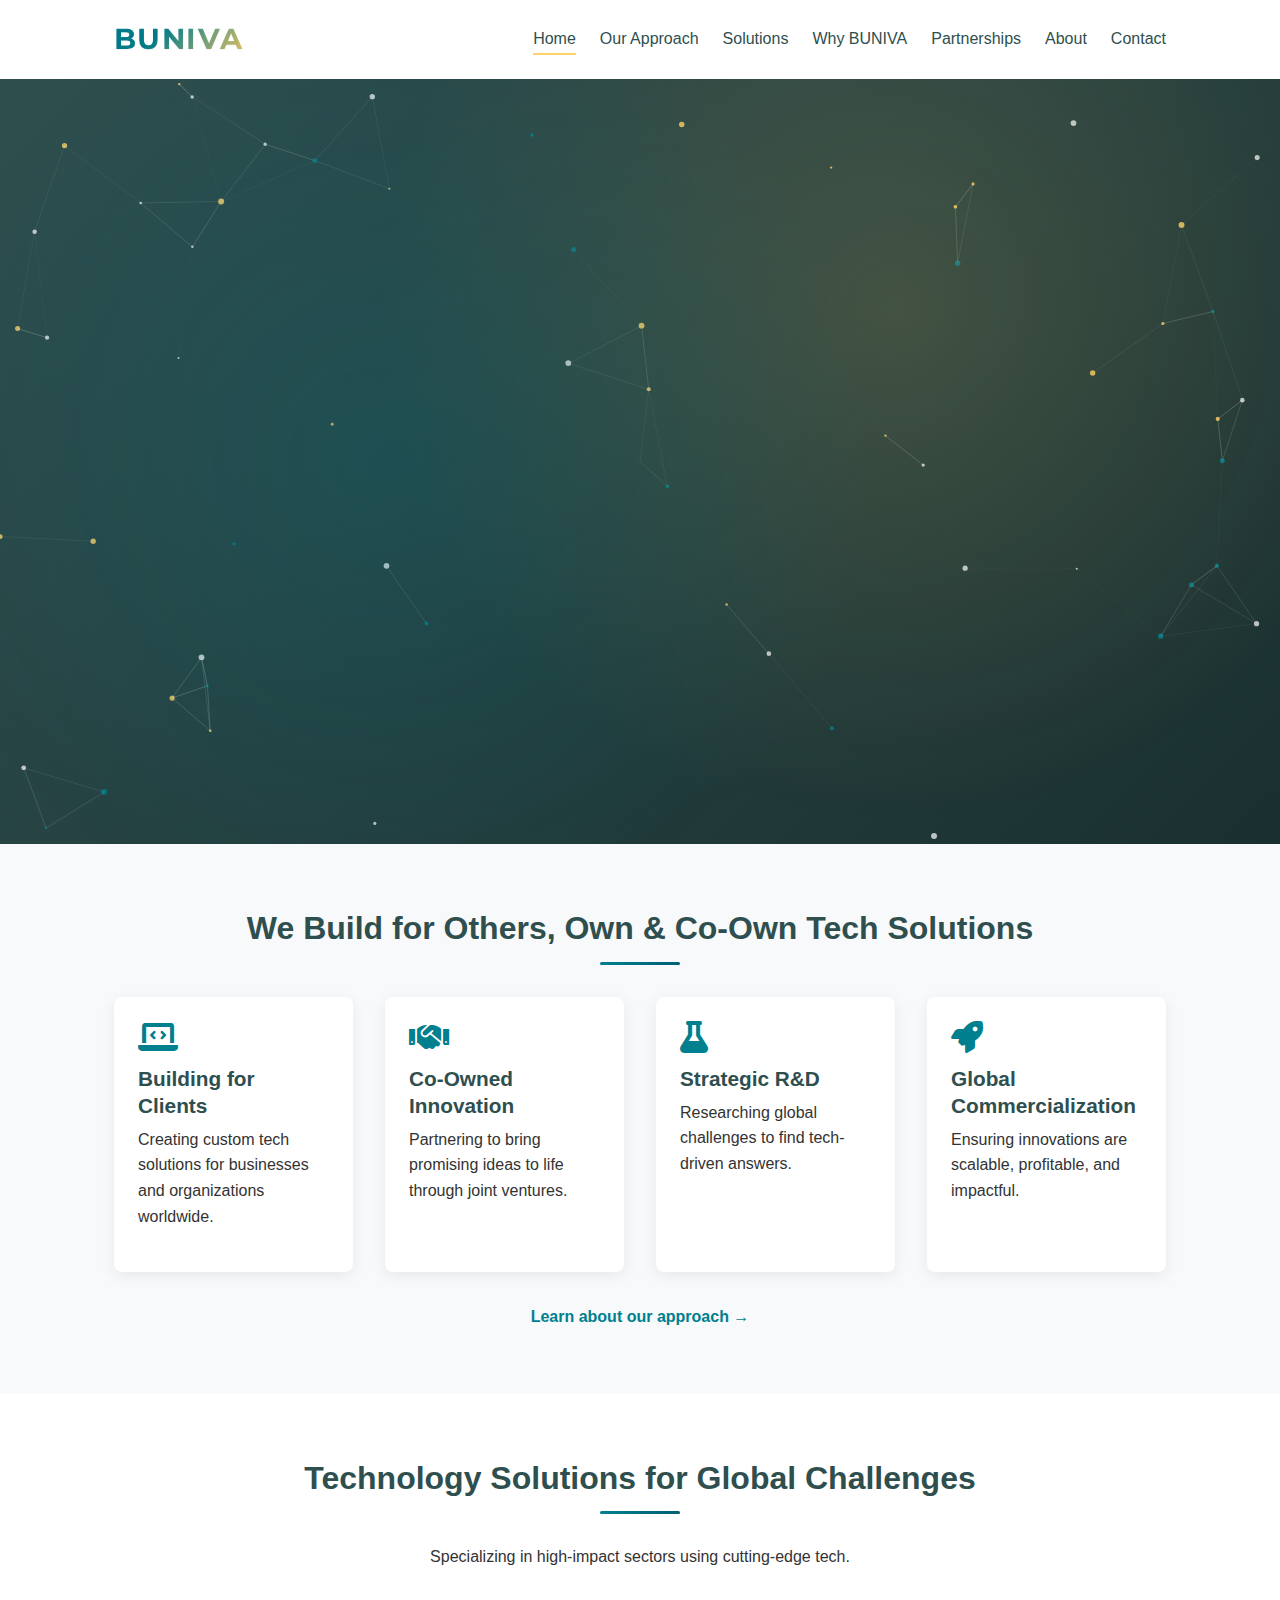
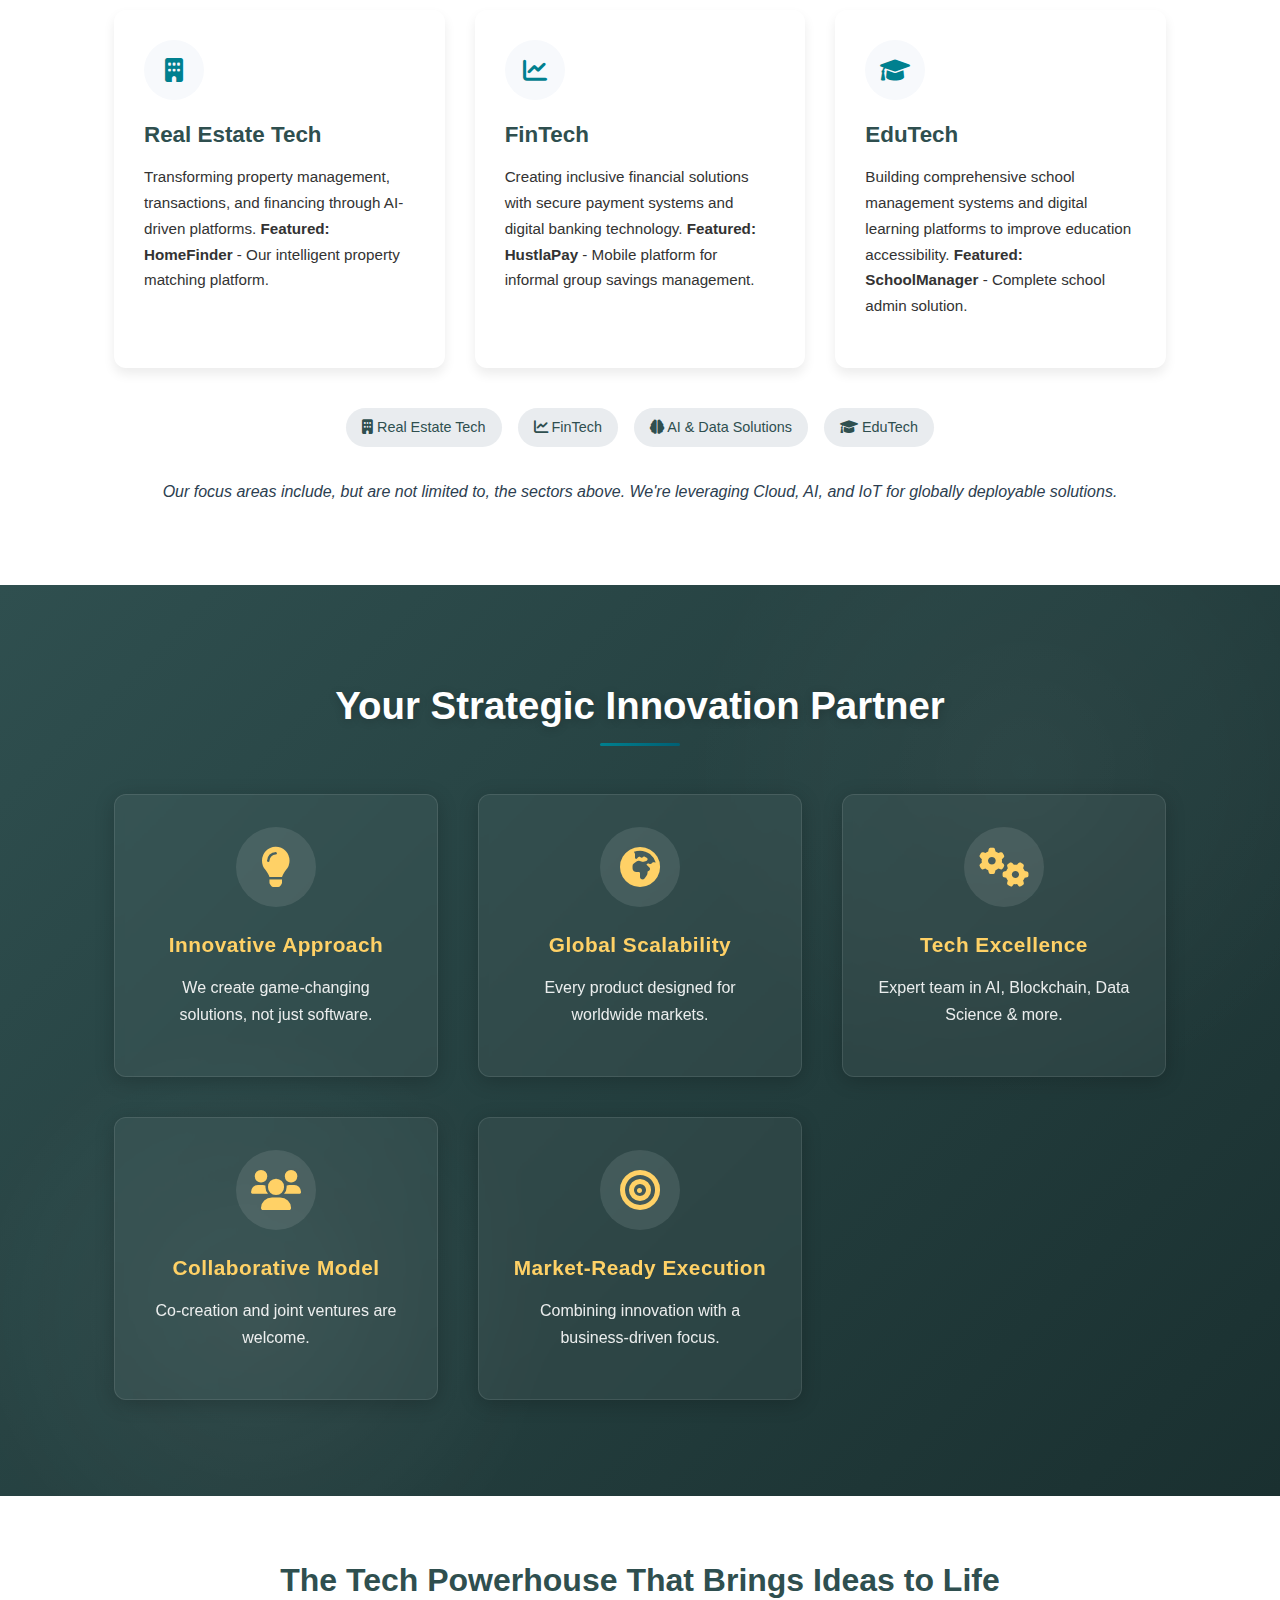
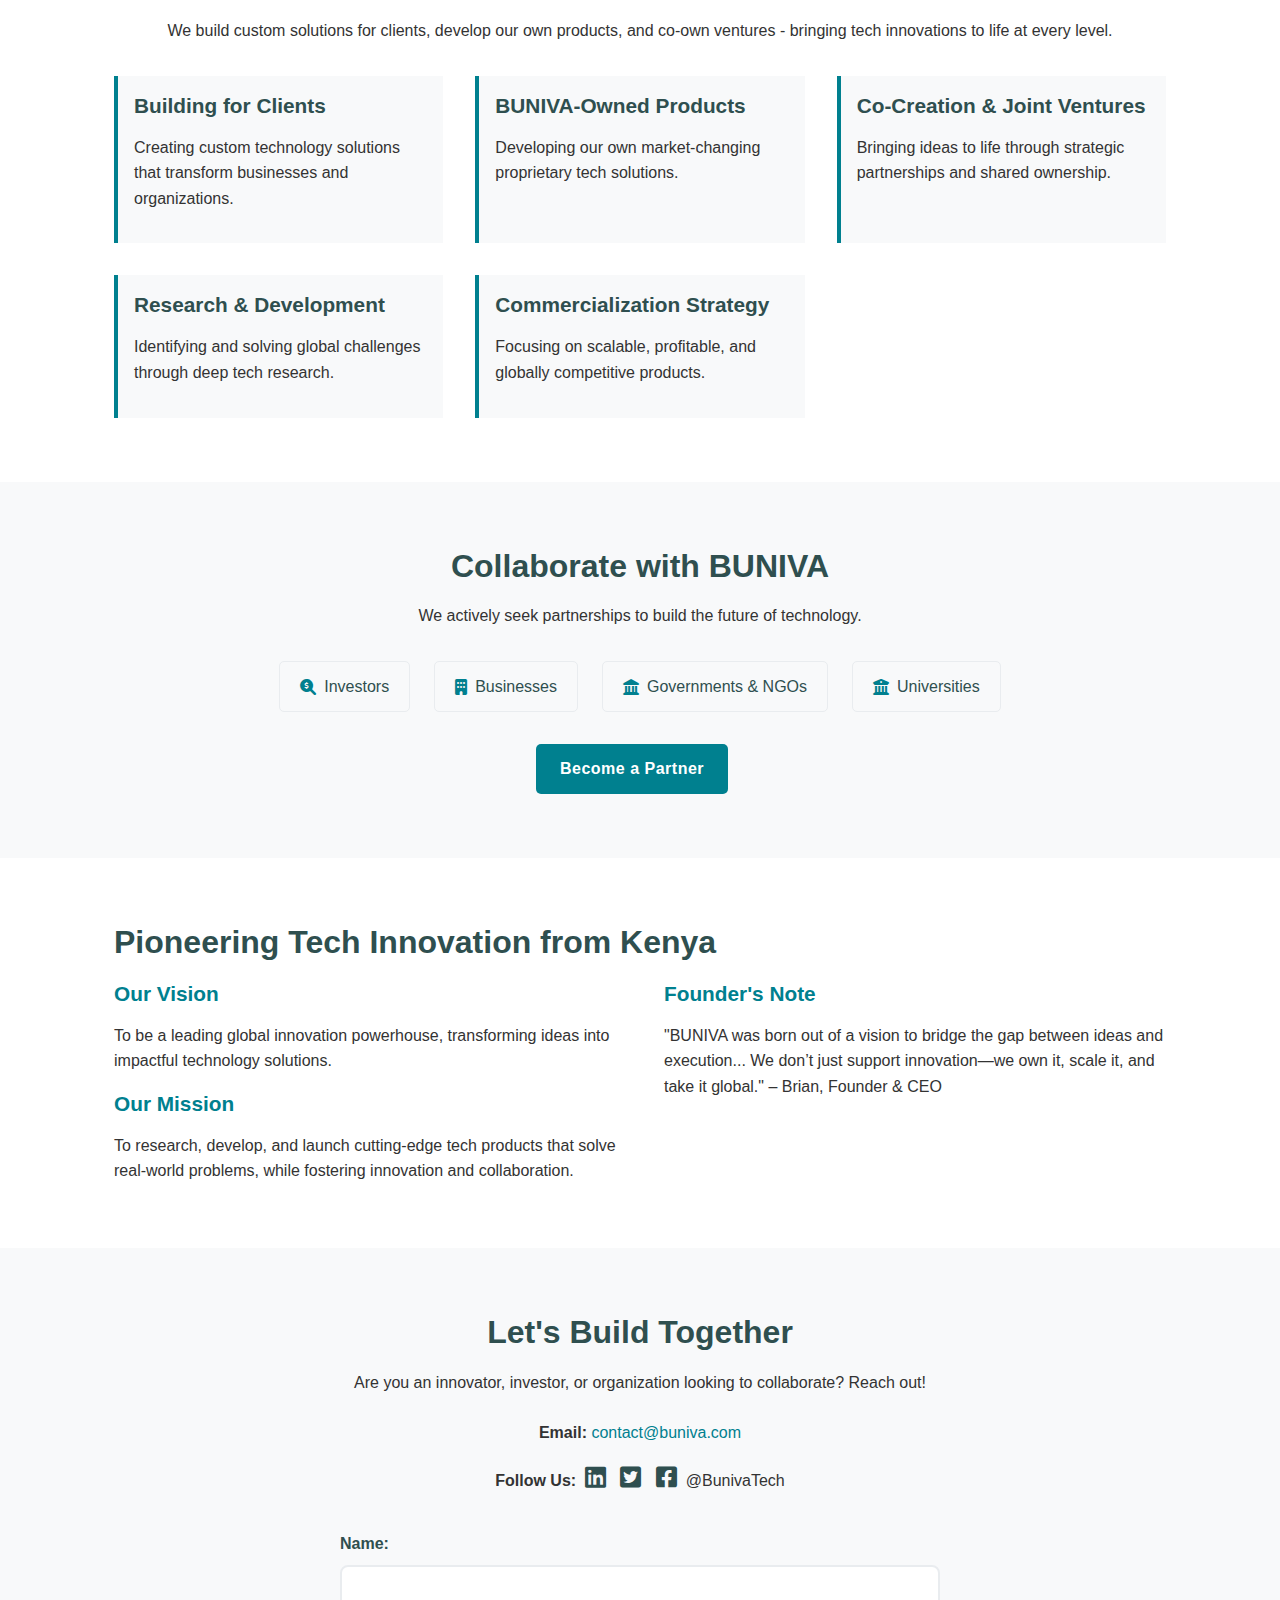
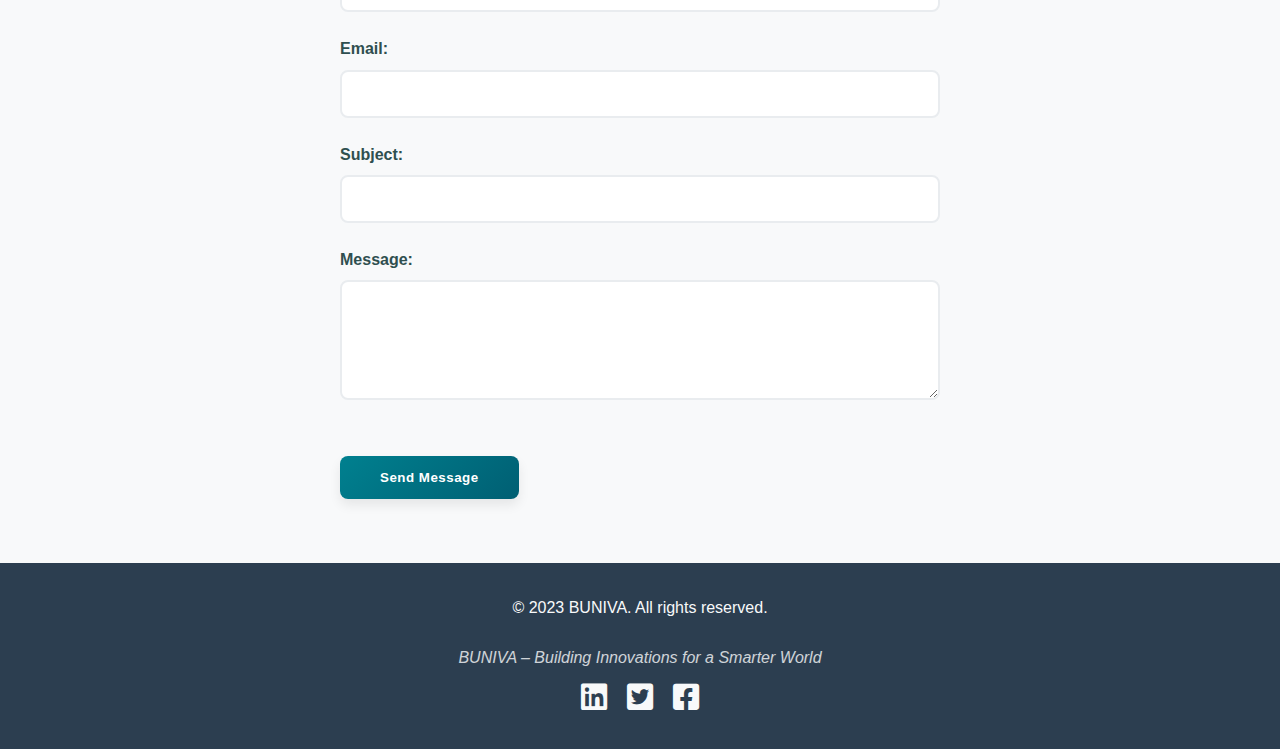
<file: index.html>
<!DOCTYPE html>
<html lang="en">
<head>    <meta charset="UTF-8">
    <meta name="viewport" content="width=device-width, initial-scale=1.0">
    <title>BUNIVA - Tech Innovation Hub Building Global Solutions | Kenya</title>
    <meta name="description" content="BUNIVA is a Kenya-based tech powerhouse that builds custom solutions, develops proprietary products, and co-creates through strategic partnerships. Specializing in Real Estate Tech, FinTech, EduTech, and AI solutions.">
    <meta name="keywords" content="tech innovation, product development, software solutions, Kenya tech company, real estate tech, fintech, edutech, AI solutions, tech partnerships">
    
    <!-- Canonical URL -->
    <link rel="canonical" href="https://buniva.com/">
    
    <!-- Open Graph Tags for Social Media -->
    <meta property="og:title" content="BUNIVA - Tech Innovation Hub Building Global Solutions">
    <meta property="og:description" content="A tech powerhouse from Kenya that builds, owns, and co-owns impactful solutions for clients worldwide.">
    <meta property="og:type" content="website">
    <meta property="og:url" content="https://buniva.com/">
    <meta property="og:image" content="https://buniva.com/images/buniva-social-card.jpg">
    
    <!-- Twitter Card data -->
    <meta name="twitter:card" content="summary_large_image">
    <meta name="twitter:title" content="BUNIVA - Tech Innovation Hub">
    <meta name="twitter:description" content="Bringing Tech Ideas to Life at Global Scale">
    <meta name="twitter:image" content="https://buniva.com/images/buniva-social-card.jpg">
    
    <!-- Google Fonts for Logo and Headings -->
    <link rel="preconnect" href="https://fonts.googleapis.com">
    <link rel="preconnect" href="https://fonts.gstatic.com" crossorigin>
    <link href="https://fonts.googleapis.com/css2?family=Montserrat:wght@400;500;600;700&family=Raleway:wght@400;500;600;700&display=swap" rel="stylesheet">    <link rel="stylesheet" href="style.css">
    <!-- Link to Font Awesome for icons -->
    <link rel="stylesheet" href="https://cdnjs.cloudflare.com/ajax/libs/font-awesome/6.0.0/css/all.min.css">
    
    <!-- Structured Data / Schema.org -->
    <script type="application/ld+json">
    {
      "@context": "https://schema.org",
      "@type": "Organization",
      "name": "BUNIVA",
      "url": "https://buniva.com",
      "logo": "https://buniva.com/images/logo.png",
      "description": "A tech powerhouse from Kenya that builds, owns, and co-owns impactful solutions for clients worldwide.",
      "address": {
        "@type": "PostalAddress",
        "addressLocality": "Nairobi",
        "addressRegion": "Kenya",
        "addressCountry": "KE"
      },
      "contactPoint": {
        "@type": "ContactPoint",
        "contactType": "customer support",
        "email": "contact@buniva.com"
      },
      "sameAs": [
        "https://www.linkedin.com/company/buniva",
        "https://twitter.com/BunivaTech",
        "https://facebook.com/BunivaTech"
      ],
      "knowsAbout": ["Real Estate Technology", "Financial Technology", "Education Technology", "Artificial Intelligence", "Software Development", "Cloud Computing"]
    }
    </script>
    
    <!-- Service Schema -->
    <script type="application/ld+json">
    {
      "@context": "https://schema.org",
      "@type": "WebPage",
      "speakable": {
        "@type": "SpeakableSpecification",
        "cssSelector": [".hero-section h1", ".subtitle", ".section-title"]
      },
      "mainEntity": {
        "@type": "ProfessionalService",
        "name": "BUNIVA Tech Innovation Hub",
        "serviceType": "Technology Development Services",
        "provider": {
          "@type": "Organization",
          "name": "BUNIVA"
        },
        "areaServed": {
          "@type": "Country",
          "name": "Global"
        },
        "hasOfferCatalog": {
          "@type": "OfferCatalog",
          "name": "Technology Solutions",
          "itemListElement": [
            {
              "@type": "Offer",
              "itemOffered": {
                "@type": "Service",
                "name": "Real Estate Technology",
                "description": "AI-driven platforms for property management and transactions"
              }
            },
            {
              "@type": "Offer",
              "itemOffered": {
                "@type": "Service",
                "name": "Financial Technology",
                "description": "Inclusive financial solutions and digital banking technology"
              }
            },
            {
              "@type": "Offer",
              "itemOffered": {
                "@type": "Service",
                "name": "Education Technology",
                "description": "School management systems and digital learning platforms"
              }
            },
            {
              "@type": "Offer",
              "itemOffered": {
                "@type": "Service",
                "name": "AI & Data Solutions",
                "description": "Artificial intelligence and data-driven technology solutions"
              }
            }
          ]
        }
      }
    }
    </script>
</head>
<body>

    <header class="site-header">
        <div class="container header-container">
            <a href="#home" class="logo">BUNIVA</a>
            <nav class="main-nav" id="main-nav">
                <button class="nav-close-btn" id="nav-close-btn" aria-label="Close menu">×</button>
                <ul>
                    <li><a href="#home">Home</a></li>
                    <li><a href="#approach">Our Approach</a></li>
                    <li><a href="#solutions">Solutions</a></li>
                    <li><a href="#why-buniva">Why BUNIVA</a></li>
                    <li><a href="#partnerships">Partnerships</a></li>
                    <li><a href="#about">About</a></li>
                    <li><a href="#contact">Contact</a></li>
                </ul>
            </nav>
            <button class="nav-toggle-btn" id="nav-toggle-btn" aria-label="Open menu">☰</button>
        </div>
    </header>    <main role="main">        <!-- 1. Hero Section -->
        <section id="home" class="hero-section" aria-labelledby="hero-heading">
            <div id="particles-container" class="particles-container" aria-hidden="true"></div>
            <div class="hero-gradient-overlay" aria-hidden="true"></div>
            <div class="container">                <h1 id="hero-heading" class="dynamic-text">Bringing Tech Ideas to <span class="highlight">Life at Global Scale.</span></h1>
                <p class="subtitle">A tech powerhouse from Kenya that builds, owns, and co-owns impactful solutions for clients worldwide.</p>
                <div class="cta-buttons">
                    <a href="#solutions" class="btn btn-primary" role="button">Explore Solutions</a>
                    <a href="#partnerships" class="btn btn-secondary" role="button">Partner With Us</a>
                </div>
            </div>
        </section><!-- What We Do Snippet -->
        <section class="what-we-do-snippet" aria-labelledby="what-we-do-heading">
            <div class="container">                 <h2 id="what-we-do-heading" class="section-title animate-on-scroll">We Build for Others, Own & Co-Own Tech Solutions</h2>
                 <div class="features-grid">
                     <div class="feature-item animate-on-scroll" data-delay="0">
                         <i class="fas fa-laptop-code fa-2x" aria-hidden="true"></i>
                         <h3>Building for Clients</h3>
                         <p>Creating custom tech solutions for businesses and organizations worldwide.</p>
                     </div>
                     <div class="feature-item animate-on-scroll" data-delay="150">
                         <i class="fas fa-handshake fa-2x"></i>
                         <h3>Co-Owned Innovation</h3>
                         <p>Partnering to bring promising ideas to life through joint ventures.</p>
                     </div>
                     <div class="feature-item animate-on-scroll" data-delay="300">
                         <i class="fas fa-flask fa-2x"></i>
                         <h3>Strategic R&D</h3>
                         <p>Researching global challenges to find tech-driven answers.</p>
                     </div>
                      <div class="feature-item animate-on-scroll" data-delay="450">
                         <i class="fas fa-rocket fa-2x"></i>
                         <h3>Global Commercialization</h3>
                         <p>Ensuring innovations are scalable, profitable, and impactful.</p>
                     </div>
                 </div>
                 <a href="#approach" class="link-more">Learn about our approach →</a>
            </div>
        </section>        <!-- 3. Solutions & Focus Areas -->
        <section id="solutions" class="solutions-section" aria-labelledby="solutions-heading">
            <div class="container">
                <h2 id="solutions-heading" class="section-title animate-on-scroll">Technology Solutions for Global Challenges</h2>
                <p class="animate-on-scroll">Specializing in high-impact sectors using cutting-edge tech.</p>
                
                <!-- New detailed solutions cards -->                <div class="solutions-cards">                <article class="solution-card animate-on-scroll" data-delay="100">
                        <div class="solution-icon" aria-hidden="true">
                            <i class="fas fa-building"></i>
                        </div>
                        <h3>Real Estate Tech</h3>
                        <p>Transforming property management, transactions, and financing through AI-driven platforms. <strong>Featured: HomeFinder</strong> - Our intelligent property matching platform.</p>
                    </article>
                    
                    <article class="solution-card animate-on-scroll" data-delay="200">
                        <div class="solution-icon" aria-hidden="true">
                            <i class="fas fa-chart-line"></i>
                        </div>
                        <h3>FinTech</h3>
                        <p>Creating inclusive financial solutions with secure payment systems and digital banking technology. <strong>Featured: HustlaPay</strong> - Mobile platform for informal group savings management.</p>
                    </article>
                    
                    <article class="solution-card animate-on-scroll" data-delay="300">
                        <div class="solution-icon" aria-hidden="true">
                            <i class="fas fa-graduation-cap"></i>
                        </div>
                        <h3>EduTech</h3>
                        <p>Building comprehensive school management systems and digital learning platforms to improve education accessibility. <strong>Featured: SchoolManager</strong> - Complete school admin solution.</p>
                    </article>
                </div>
                  <div class="focus-areas-grid">
                    <div class="focus-area animate-on-scroll" data-delay="0"><i class="fas fa-building"></i> Real Estate Tech</div>
                    <div class="focus-area animate-on-scroll" data-delay="100"><i class="fas fa-chart-line"></i> FinTech</div>
                    <div class="focus-area animate-on-scroll" data-delay="200"><i class="fas fa-brain"></i> AI & Data Solutions</div>
                    <div class="focus-area animate-on-scroll" data-delay="300"><i class="fas fa-graduation-cap"></i> EduTech</div>
                </div>
                <p class="tech-highlight animate-on-scroll" data-delay="400">Our focus areas include, but are not limited to, the sectors above. We're leveraging Cloud, AI, and IoT for globally deployable solutions.</p>
            </div>
        </section><!-- 4. Why BUNIVA / UVP Highlights -->
        <section id="why-buniva" class="why-buniva-section" aria-labelledby="why-buniva-heading">
            <div class="container">
                <h2 id="why-buniva-heading" class="section-title animate-on-scroll">Your Strategic Innovation Partner</h2>
                <div class="benefits-grid" role="list">                    <div class="benefit-item animate-on-scroll" data-delay="0" role="listitem">
                        <i class="fas fa-lightbulb fa-2x" aria-hidden="true"></i>
                        <h3>Innovative Approach</h3>
                        <p>We create game-changing solutions, not just software.</p>
                    </div>
                    <div class="benefit-item animate-on-scroll" data-delay="150" role="listitem">
                        <i class="fas fa-globe-africa fa-2x" aria-hidden="true"></i>
                        <h3>Global Scalability</h3>
                        <p>Every product designed for worldwide markets.</p>
                    </div>
                    <div class="benefit-item animate-on-scroll" data-delay="300">
                        <i class="fas fa-cogs fa-2x"></i>
                        <h3>Tech Excellence</h3>
                        <p>Expert team in AI, Blockchain, Data Science & more.</p>
                    </div>
                    <div class="benefit-item animate-on-scroll" data-delay="450">
                        <i class="fas fa-users fa-2x"></i>
                        <h3>Collaborative Model</h3>
                        <p>Co-creation and joint ventures are welcome.</p>
                    </div>
                    <div class="benefit-item animate-on-scroll" data-delay="600">
                        <i class="fas fa-bullseye fa-2x"></i>
                        <h3>Market-Ready Execution</h3>
                        <p>Combining innovation with a business-driven focus.</p>
                    </div>
                </div>
            </div>
        </section>        <!-- 2. Our Approach -->
        <section id="approach" class="approach-section" aria-labelledby="approach-heading">
            <div class="container">                <h2 id="approach-heading">The Tech Powerhouse That Brings Ideas to Life</h2>
                <p>We build custom solutions for clients, develop our own products, and co-own ventures - bringing tech innovations to life at every level.</p>
                <div class="approach-details" role="list">                    <article role="listitem">
                        <h3>Building for Clients</h3>
                        <p>Creating custom technology solutions that transform businesses and organizations.</p>
                    </article>
                     <article role="listitem">
                        <h3>BUNIVA-Owned Products</h3>
                        <p>Developing our own market-changing proprietary tech solutions.</p>
                    </article>
                     <article>
                        <h3>Co-Creation & Joint Ventures</h3>
                        <p>Bringing ideas to life through strategic partnerships and shared ownership.</p>
                    </article>
                     <article>
                        <h3>Research & Development</h3>
                        <p>Identifying and solving global challenges through deep tech research.</p>
                    </article>
                     <article>
                        <h3>Commercialization Strategy</h3>
                        <p>Focusing on scalable, profitable, and globally competitive products.</p>
                    </article>
                </div>
            </div>
        </section>

        <!-- 5. Partnerships -->
        <section id="partnerships" class="partnerships-section">
            <div class="container">
                <h2>Collaborate with BUNIVA</h2>
                <p>We actively seek partnerships to build the future of technology.</p>
                <div class="partner-types">
                    <div><i class="fas fa-search-dollar"></i> Investors</div>
                    <div><i class="fas fa-building"></i> Businesses</div>
                    <div><i class="fas fa-landmark"></i> Governments & NGOs</div>
                    <div><i class="fas fa-university"></i> Universities</div>
                </div>
                <a href="#contact" class="btn btn-primary">Become a Partner</a>
            </div>
        </section>

        <!-- 6. About Us -->
        <section id="about" class="about-section">
            <div class="container">
                <h2>Pioneering Tech Innovation from Kenya</h2>
                <div class="about-content">
                    <div>
                        <h3>Our Vision</h3>
                        <p>To be a leading global innovation powerhouse, transforming ideas into impactful technology solutions.</p>
                        <h3>Our Mission</h3>
                        <p>To research, develop, and launch cutting-edge tech products that solve real-world problems, while fostering innovation and collaboration.</p>
                    </div>
                    <div>
                        <h3>Founder's Note</h3>
                        <p>"BUNIVA was born out of a vision to bridge the gap between ideas and execution... We don’t just support innovation—we own it, scale it, and take it global." – Brian, Founder & CEO</p>
                    </div>
                </div>
            </div>
        </section>

        <!-- 7. Contact Us -->
        <section id="contact" class="contact-section">
            <div class="container">
                <h2>Let's Build Together</h2>
                <p>Are you an innovator, investor, or organization looking to collaborate? Reach out!</p>
                <div class="contact-details">
                    <p><strong>Email:</strong> <a href="mailto:contact@buniva.com">contact@buniva.com</a></p>
                    <p><strong>Follow Us:</strong>
                       <span class="social-links-inline">
                          <a href="#" aria-label="LinkedIn"><i class="fab fa-linkedin"></i></a>
                          <a href="#" aria-label="Twitter"><i class="fab fa-twitter-square"></i></a>
                          <a href="#" aria-label="Facebook"><i class="fab fa-facebook-square"></i></a>
                       </span> @BunivaTech
                    </p>
                </div>
                <form action="#" method="post" class="contact-form">
                    <div class="form-group">
                        <label for="name">Name:</label>
                        <input type="text" id="name" name="name" required>
                    </div>
                    <div class="form-group">
                        <label for="email">Email:</label>
                        <input type="email" id="email" name="email" required>
                    </div>
                    <div class="form-group">
                        <label for="subject">Subject:</label>
                        <input type="text" id="subject" name="subject">
                    </div>
                    <div class="form-group">
                        <label for="message">Message:</label>
                        <textarea id="message" name="message" rows="5" required></textarea>
                    </div>
                    <button type="submit" class="btn btn-primary">Send Message</button>
                </form>
            </div>
        </section>
    </main>

    <footer class="site-footer">
        <div class="container">
            <div class="footer-content">
                <p>© 2023 BUNIVA. All rights reserved.</p>
                <p class="tagline">BUNIVA – Building Innovations for a Smarter World</p>
                <div class="social-links">
                    <!-- Add actual social media links here -->
                    <a href="#" aria-label="LinkedIn"><i class="fab fa-linkedin fa-lg"></i></a>
                    <a href="#" aria-label="Twitter"><i class="fab fa-twitter-square fa-lg"></i></a>
                    <a href="#" aria-label="Facebook"><i class="fab fa-facebook-square fa-lg"></i></a>
                </div>
            </div>
        </div>
    </footer>    <script src="script.js"></script>
    <script src="animations.js"></script>
    <script src="particles.js"></script>
    
    <div class="scroll-nav-buttons" id="scroll-nav-buttons">
        <button id="scroll-up-btn" class="scroll-btn" aria-label="Scroll Up" title="Scroll Up">
            <i class="fas fa-arrow-up"></i>
        </button>
        <button id="scroll-down-btn" class="scroll-btn" aria-label="Scroll Down" title="Scroll Down">
            <i class="fas fa-arrow-down"></i>
        </button>
    </div>

    
</body>
</html>
</file>
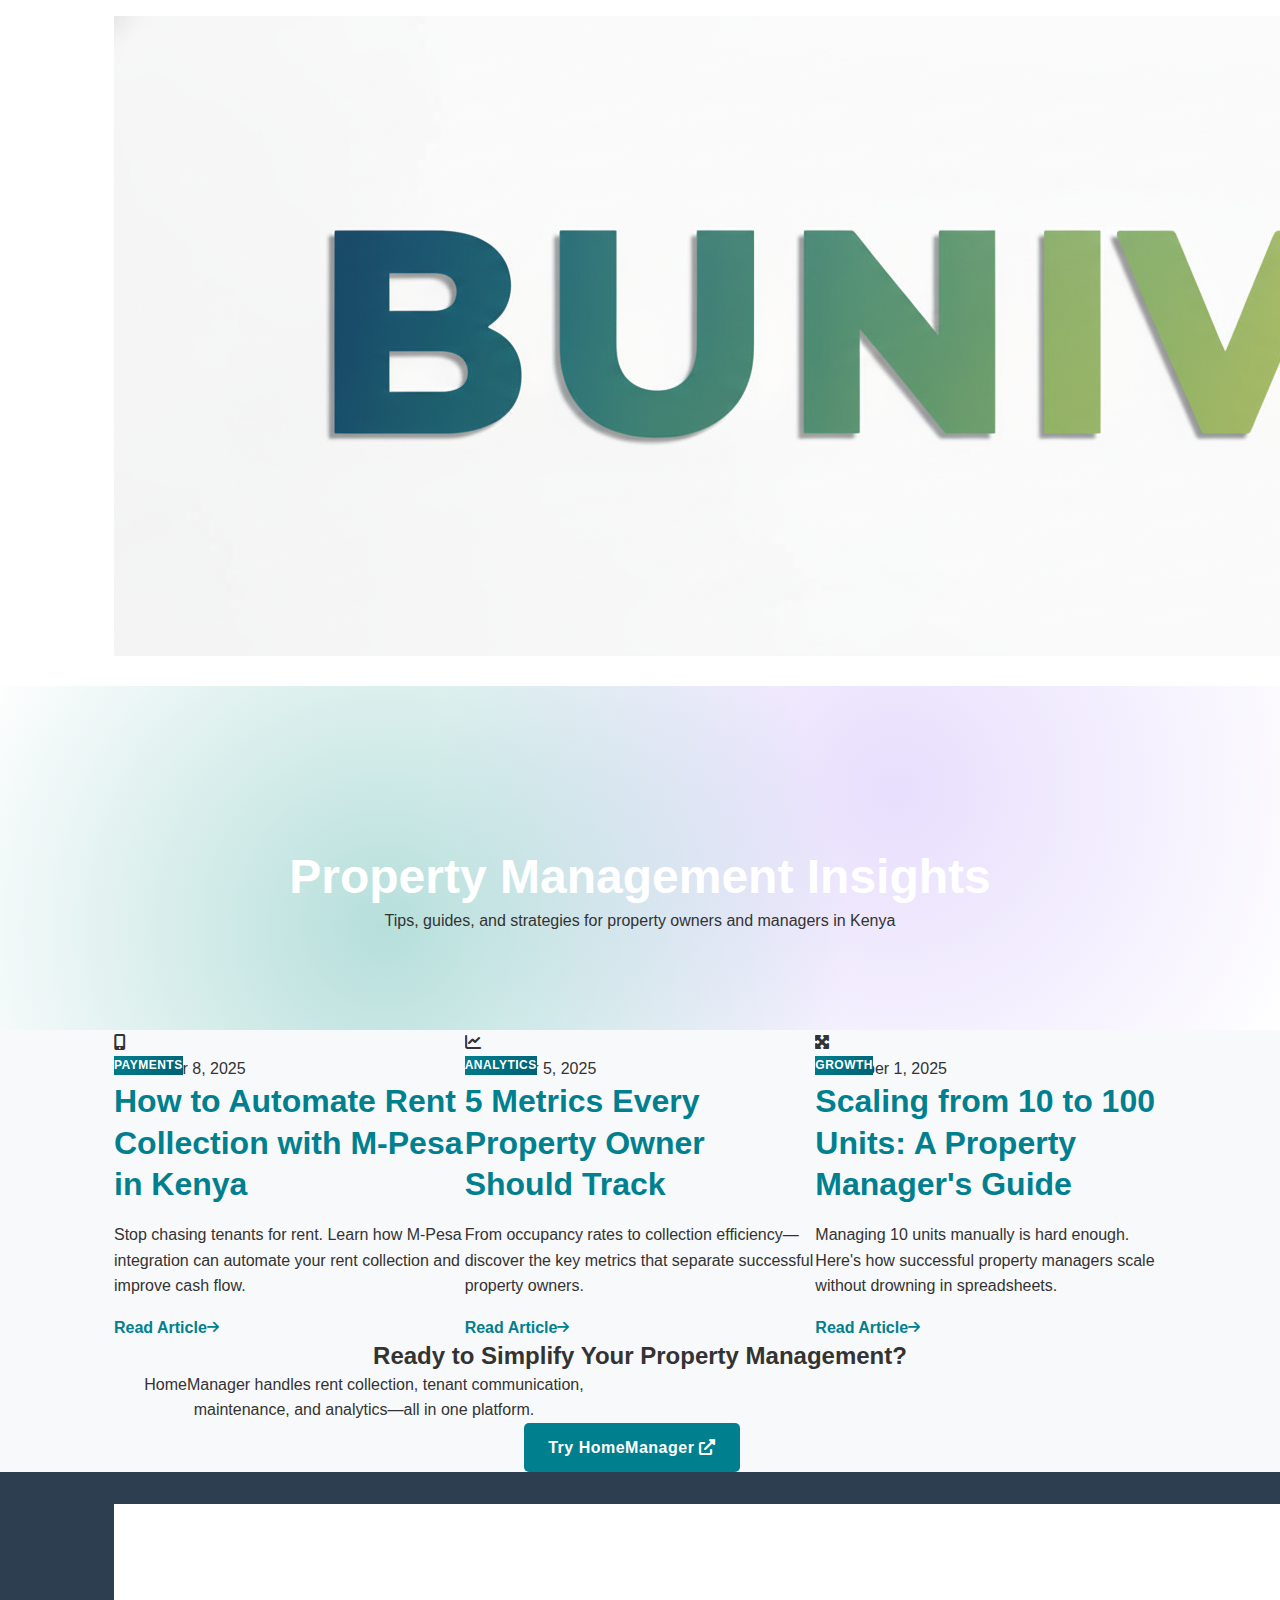
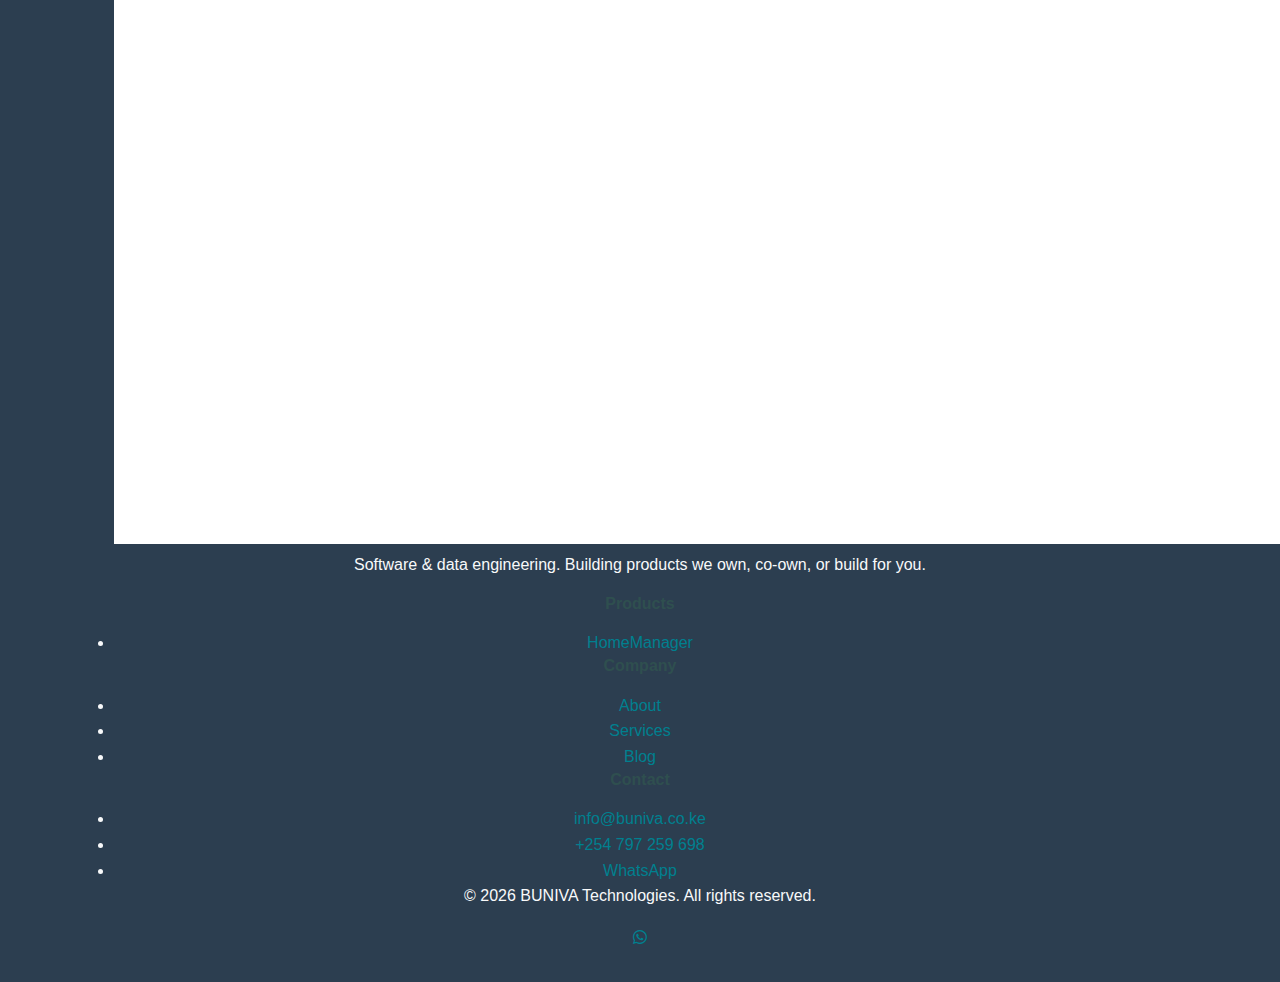
<file: blog.html>
<!DOCTYPE html>
<html lang="en">

<head>
    <meta charset="UTF-8">
    <meta name="viewport" content="width=device-width, initial-scale=1.0">
    <title>Blog | BUNIVA Tech - Property Management Insights Kenya</title>
    <meta name="description"
        content="Expert insights on property management in Kenya. Learn about M-Pesa rent collection, tenant management, and how technology is transforming real estate.">
    <meta name="keywords"
        content="property management blog Kenya, rent collection tips, landlord advice Kenya, M-Pesa property payments">
    <meta name="author" content="BUNIVA Technologies">
    <meta name="robots" content="index, follow">
    <link rel="icon" type="image/png" sizes="512x512" href="buniva_logo.png">
    <link rel="icon" type="image/png" sizes="32x32" href="favicon-32x32.png">
    <link rel="apple-touch-icon" sizes="180x180" href="apple-touch-icon.png">
    <link rel="manifest" href="site.webmanifest">
    <link rel="canonical" href="https://buniva.co.ke/blog.html">
    <meta property="og:type" content="website">
    <meta property="og:title" content="Blog | BUNIVA Tech - Property Management Insights">
    <meta property="og:description" content="Expert insights on property management in Kenya.">
    <meta property="og:url" content="https://buniva.co.ke/blog.html">
    <meta property="og:image" content="https://buniva.co.ke/buniva_logo.png">
    <meta name="twitter:card" content="summary_large_image">
    <meta name="twitter:title" content="Blog | BUNIVA Tech - Property Management Insights">
    <meta name="twitter:description" content="Expert insights on property management in Kenya.">
    <meta name="twitter:image" content="https://buniva.co.ke/buniva_logo.png">
    <meta name="theme-color" content="#0d9488">

    <link rel="preconnect" href="https://fonts.googleapis.com">
    <link rel="preconnect" href="https://fonts.gstatic.com" crossorigin>
    <link href="https://fonts.googleapis.com/css2?family=Inter:wght@400;500;600;700&display=swap" rel="stylesheet">
    <link rel="stylesheet" href="style.css">
    <link rel="stylesheet" href="blog.css">
    <link rel="stylesheet" href="https://cdnjs.cloudflare.com/ajax/libs/font-awesome/6.0.0/css/all.min.css">

    <script async src="https://www.googletagmanager.com/gtag/js?id=G-7G7T5SP105"></script>
    <script>
        window.dataLayer = window.dataLayer || [];
        function gtag() { dataLayer.push(arguments); }
        gtag('js', new Date());
        gtag('config', 'G-7G7T5SP105');
    </script>
</head>

<body>
    <header class="site-header">
        <div class="container header-container">
            <a href="index.html" class="logo">
                <img src="buniva_logo.png" alt="BUNIVA" class="logo-img">
            </a>
            <nav class="main-nav" id="main-nav">
                <button class="nav-close-btn" id="nav-close-btn" aria-label="Close menu">×</button>
                <ul>
                    <li><a href="index.html#homemanager">HomeManager</a></li>
                    <li><a href="index.html#about">About</a></li>
                    <li><a href="index.html#services">Services</a></li>
                    <li><a href="blog.html" class="active">Blog</a></li>
                    <li><a href="index.html#contact">Contact</a></li>
                </ul>
            </nav>
            <div class="header-actions">
                <button class="theme-toggle" id="theme-toggle" aria-label="Toggle dark mode">
                    <i class="fas fa-moon"></i>
                </button>
                <button class="nav-toggle-btn" id="nav-toggle-btn" aria-label="Open menu">☰</button>
                <a href="https://wa.me/254797259698" target="_blank" rel="noopener" class="btn-whatsapp">
                    <i class="fab fa-whatsapp"></i>
                    <span>WhatsApp Us</span>
                </a>
            </div>
        </div>
    </header>

    <main>
        <!-- Blog Hero -->
        <section class="blog-hero">
            <div class="container">
                <h1>Property Management Insights</h1>
                <p>Tips, guides, and strategies for property owners and managers in Kenya</p>
            </div>
        </section>

        <!-- Blog Posts -->
        <section class="blog-posts-section">
            <div class="container">
                <div class="blog-grid">
                    <!-- Post 1 -->
                    <article class="blog-card">
                        <div class="blog-card-icon">
                            <i class="fas fa-mobile-alt"></i>
                        </div>
                        <span class="blog-category">Payments</span>
                        <time datetime="2025-12-08">December 8, 2025</time>
                        <h2><a href="blog/mpesa-rent-collection-guide.html">How to Automate Rent Collection with M-Pesa
                                in Kenya</a></h2>
                        <p>Stop chasing tenants for rent. Learn how M-Pesa integration can automate your rent collection
                            and improve cash flow.</p>
                        <a href="blog/mpesa-rent-collection-guide.html" class="read-more">Read Article <i
                                class="fas fa-arrow-right"></i></a>
                    </article>

                    <!-- Post 2 -->
                    <article class="blog-card">
                        <div class="blog-card-icon">
                            <i class="fas fa-chart-line"></i>
                        </div>
                        <span class="blog-category">Analytics</span>
                        <time datetime="2025-12-05">December 5, 2025</time>
                        <h2><a href="blog/property-analytics-guide.html">5 Metrics Every Property Owner Should Track</a>
                        </h2>
                        <p>From occupancy rates to collection efficiency—discover the key metrics that separate
                            successful property owners.</p>
                        <a href="blog/property-analytics-guide.html" class="read-more">Read Article <i
                                class="fas fa-arrow-right"></i></a>
                    </article>

                    <!-- Post 3 -->
                    <article class="blog-card">
                        <div class="blog-card-icon">
                            <i class="fas fa-expand-arrows-alt"></i>
                        </div>
                        <span class="blog-category">Growth</span>
                        <time datetime="2025-12-01">December 1, 2025</time>
                        <h2><a href="blog/scaling-property-portfolio.html">Scaling from 10 to 100 Units: A Property
                                Manager's Guide</a></h2>
                        <p>Managing 10 units manually is hard enough. Here's how successful property managers scale
                            without drowning in spreadsheets.</p>
                        <a href="blog/scaling-property-portfolio.html" class="read-more">Read Article <i
                                class="fas fa-arrow-right"></i></a>
                    </article>
                </div>

                <!-- CTA -->
                <div class="blog-cta">
                    <h3>Ready to Simplify Your Property Management?</h3>
                    <p>HomeManager handles rent collection, tenant communication, maintenance, and analytics—all in one
                        platform.</p>
                    <a href="https://homemanager.buniva.co.ke/" target="_blank" rel="noopener" class="btn btn-primary">
                        Try HomeManager <i class="fas fa-external-link-alt"></i>
                    </a>
                </div>
            </div>
        </section>
    </main>

    <footer class="site-footer">
        <div class="container">
            <div class="footer-grid">
                <div class="footer-brand">
                    <img src="buniva_logo.png" alt="BUNIVA" class="logo-img" style="filter: brightness(0) invert(1);">
                    <p>Software & data engineering. Building products we own, co-own, or build for you.</p>
                </div>
                <div class="footer-column">
                    <h4>Products</h4>
                    <ul>
                        <li><a href="https://homemanager.buniva.co.ke/" target="_blank" rel="noopener">HomeManager</a>
                        </li>
                    </ul>
                </div>
                <div class="footer-column">
                    <h4>Company</h4>
                    <ul>
                        <li><a href="index.html#about">About</a></li>
                        <li><a href="index.html#services">Services</a></li>
                        <li><a href="blog.html">Blog</a></li>
                    </ul>
                </div>
                <div class="footer-column">
                    <h4>Contact</h4>
                    <ul>
                        <li><a href="mailto:info@buniva.co.ke">info@buniva.co.ke</a></li>
                        <li><a href="tel:+254797259698">+254 797 259 698</a></li>
                        <li><a href="https://wa.me/254797259698" target="_blank" rel="noopener">WhatsApp</a></li>
                    </ul>
                </div>
            </div>
            <div class="footer-bottom">
                <p>© 2026 BUNIVA Technologies. All rights reserved.</p>
                <div class="footer-social">
                    <a href="https://wa.me/254797259698" target="_blank" rel="noopener" aria-label="WhatsApp"><i
                            class="fab fa-whatsapp"></i></a>
                </div>
            </div>
        </div>
    </footer>

    <script src="script.js"></script>
</body>

</html>
</file>
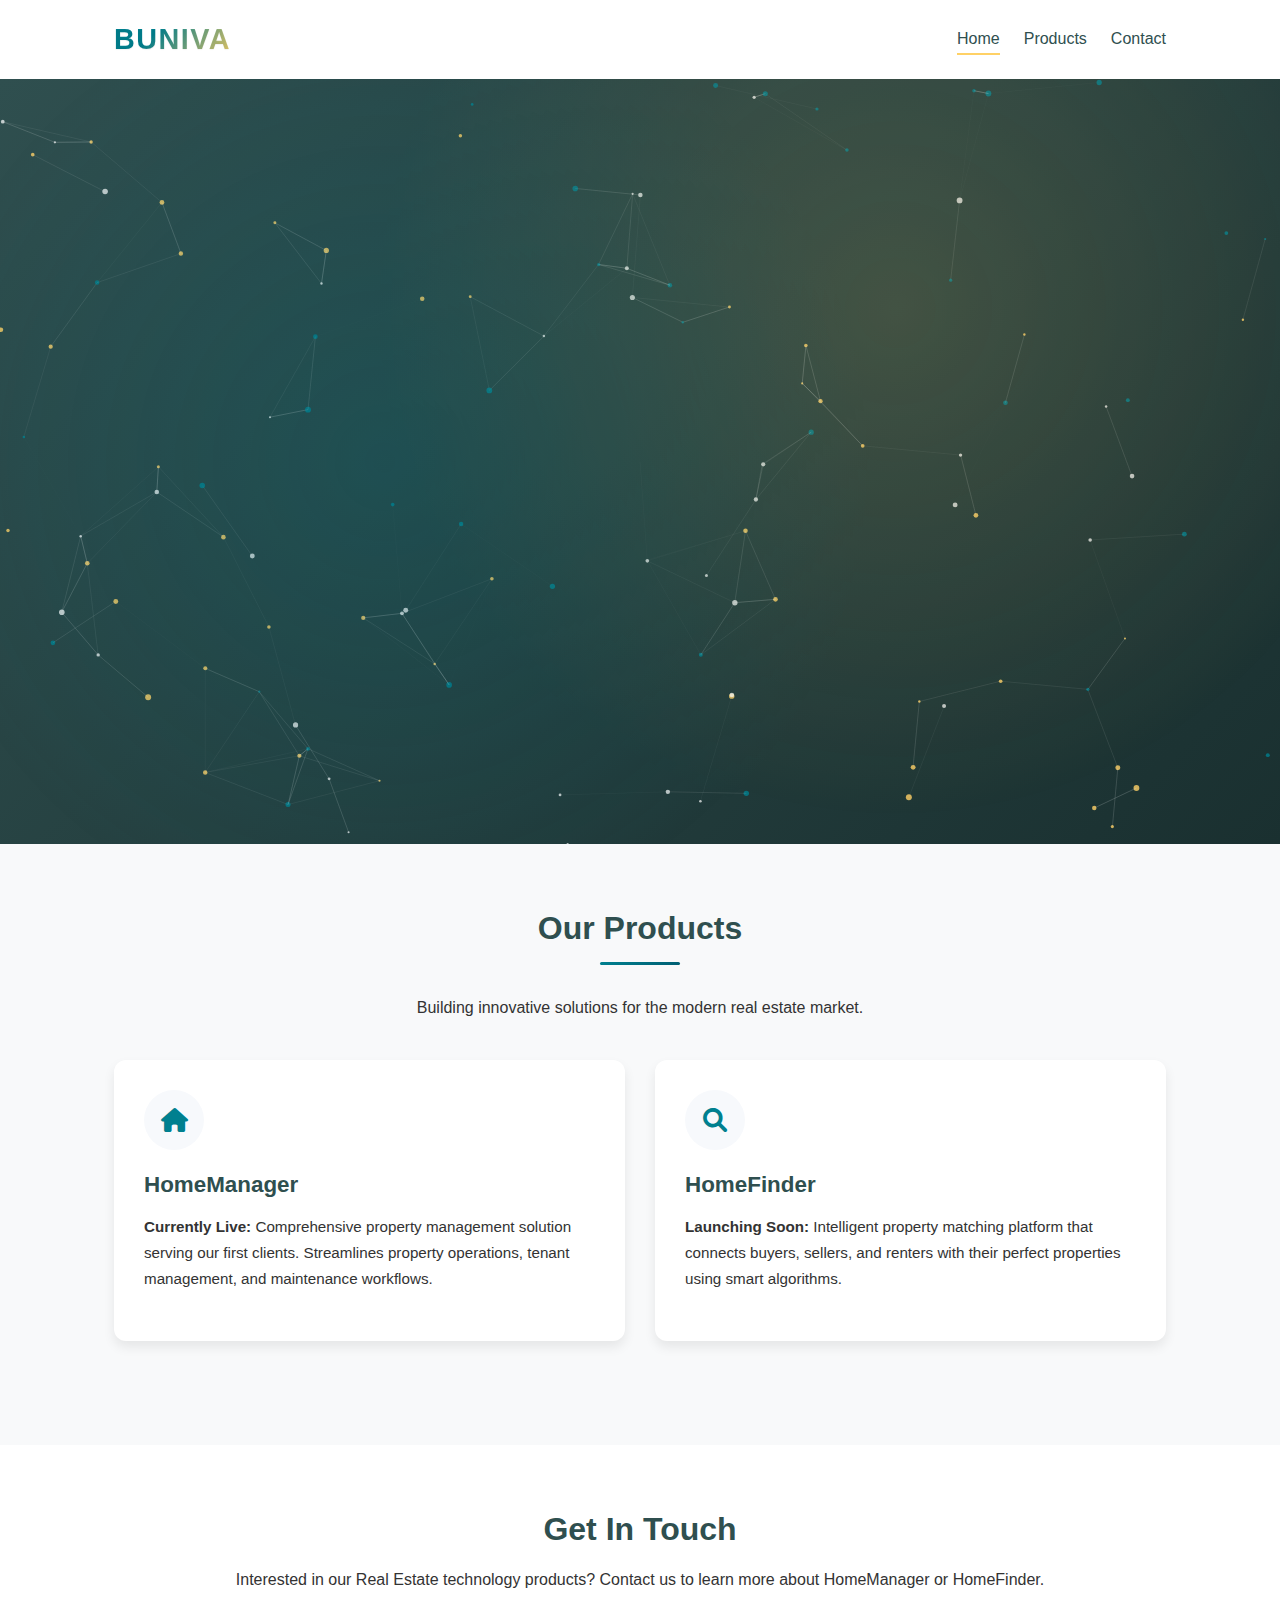
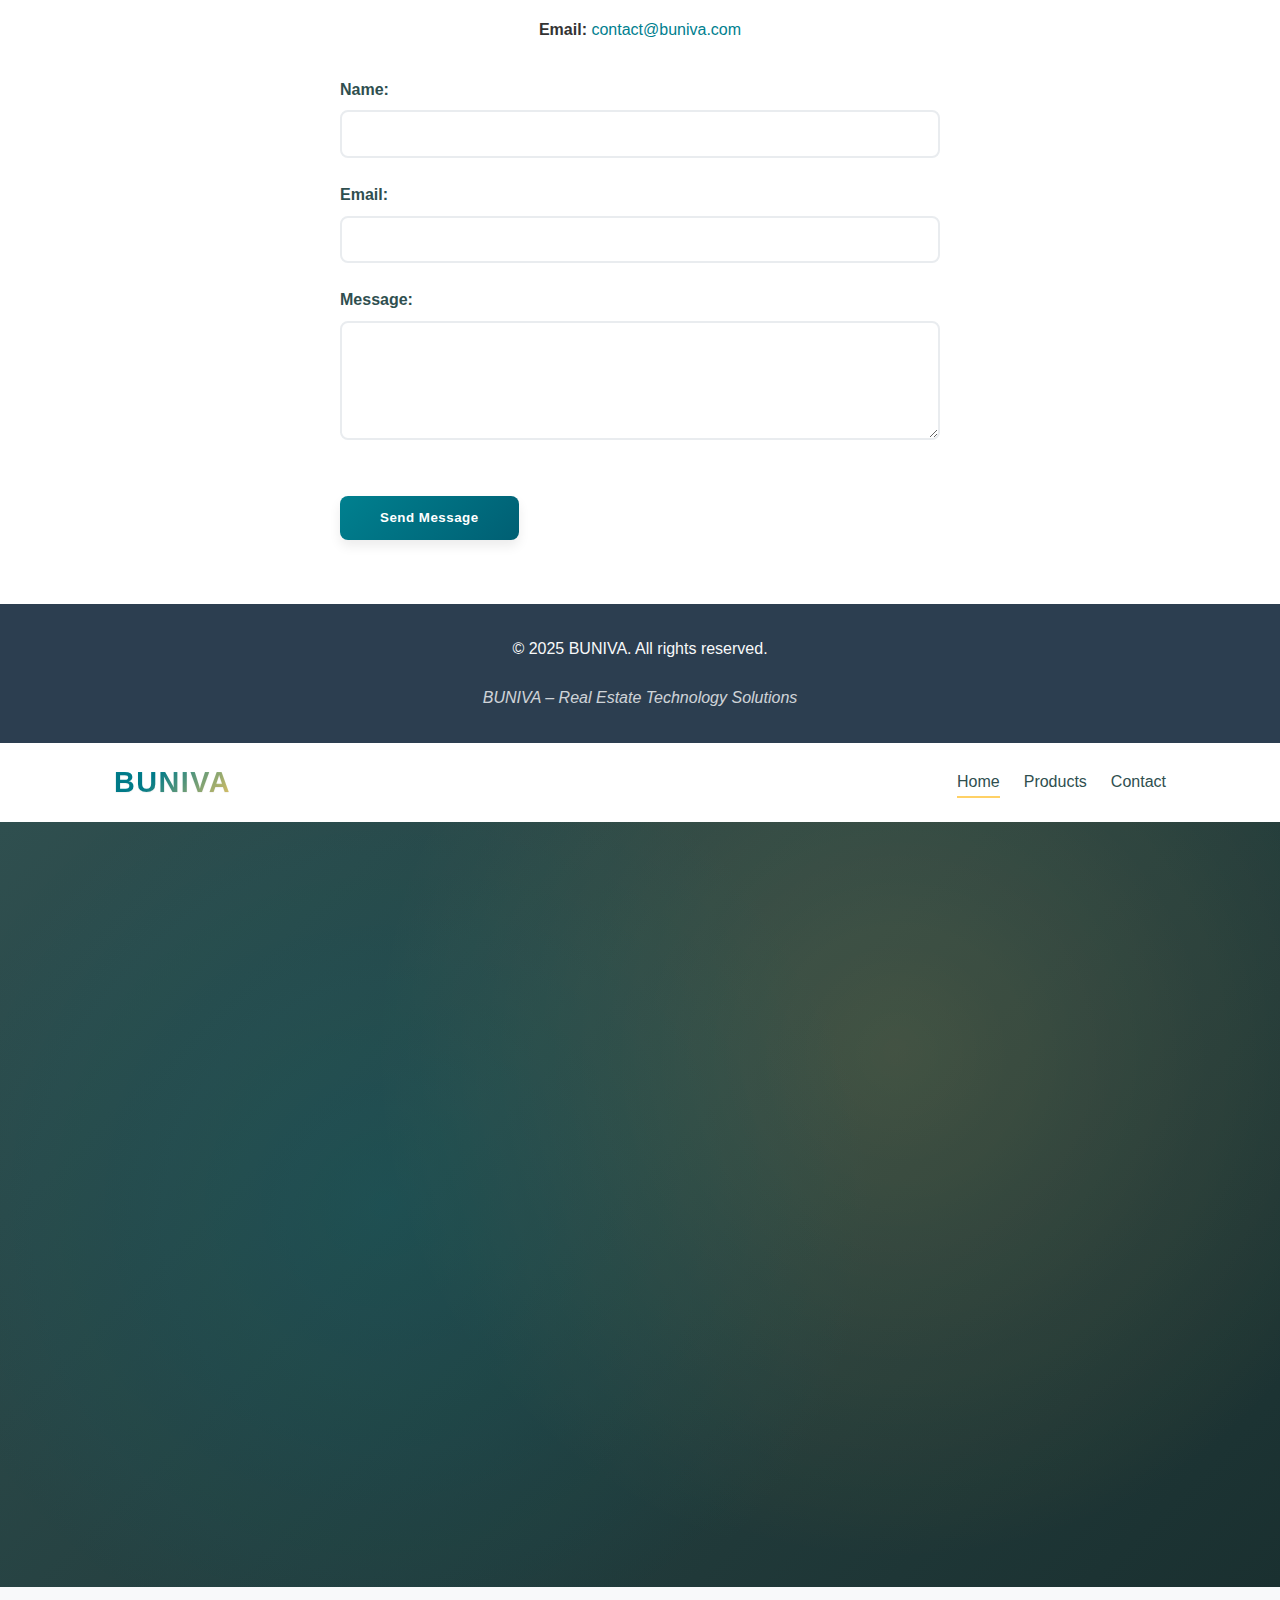
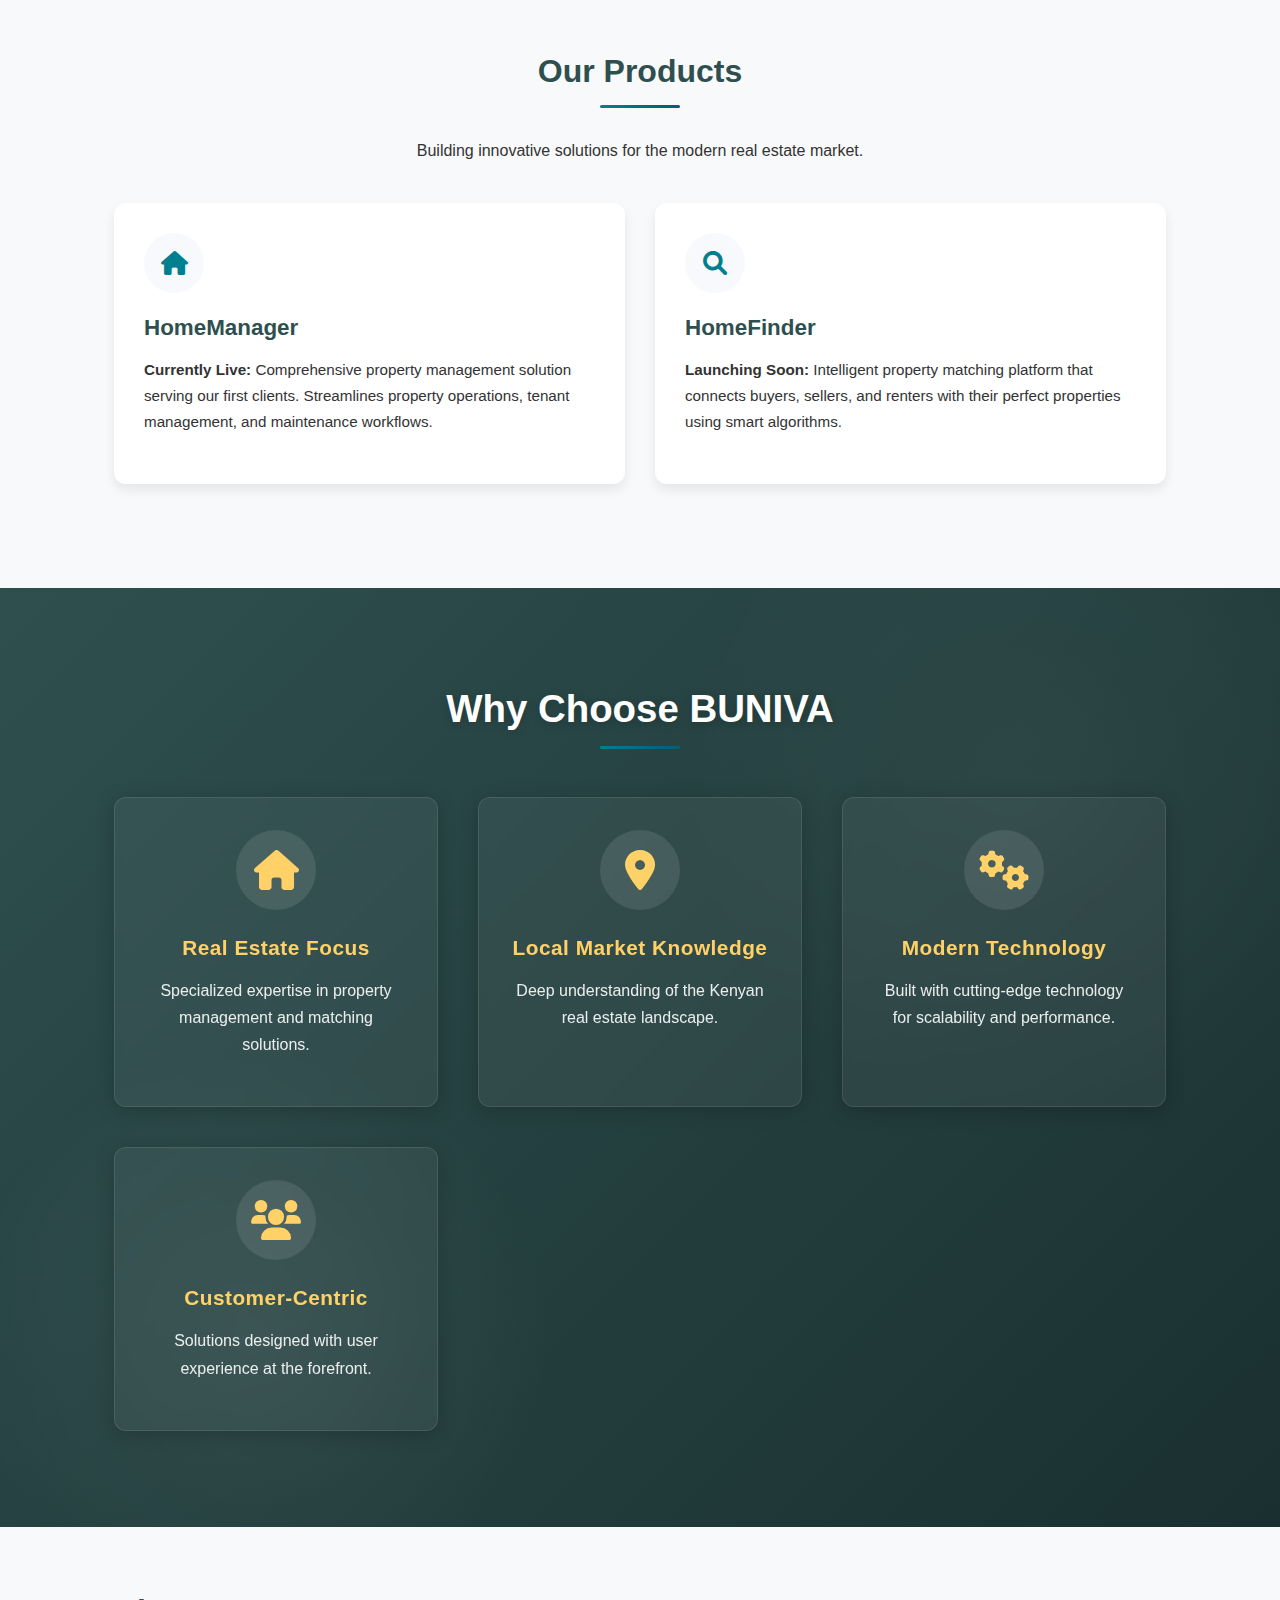
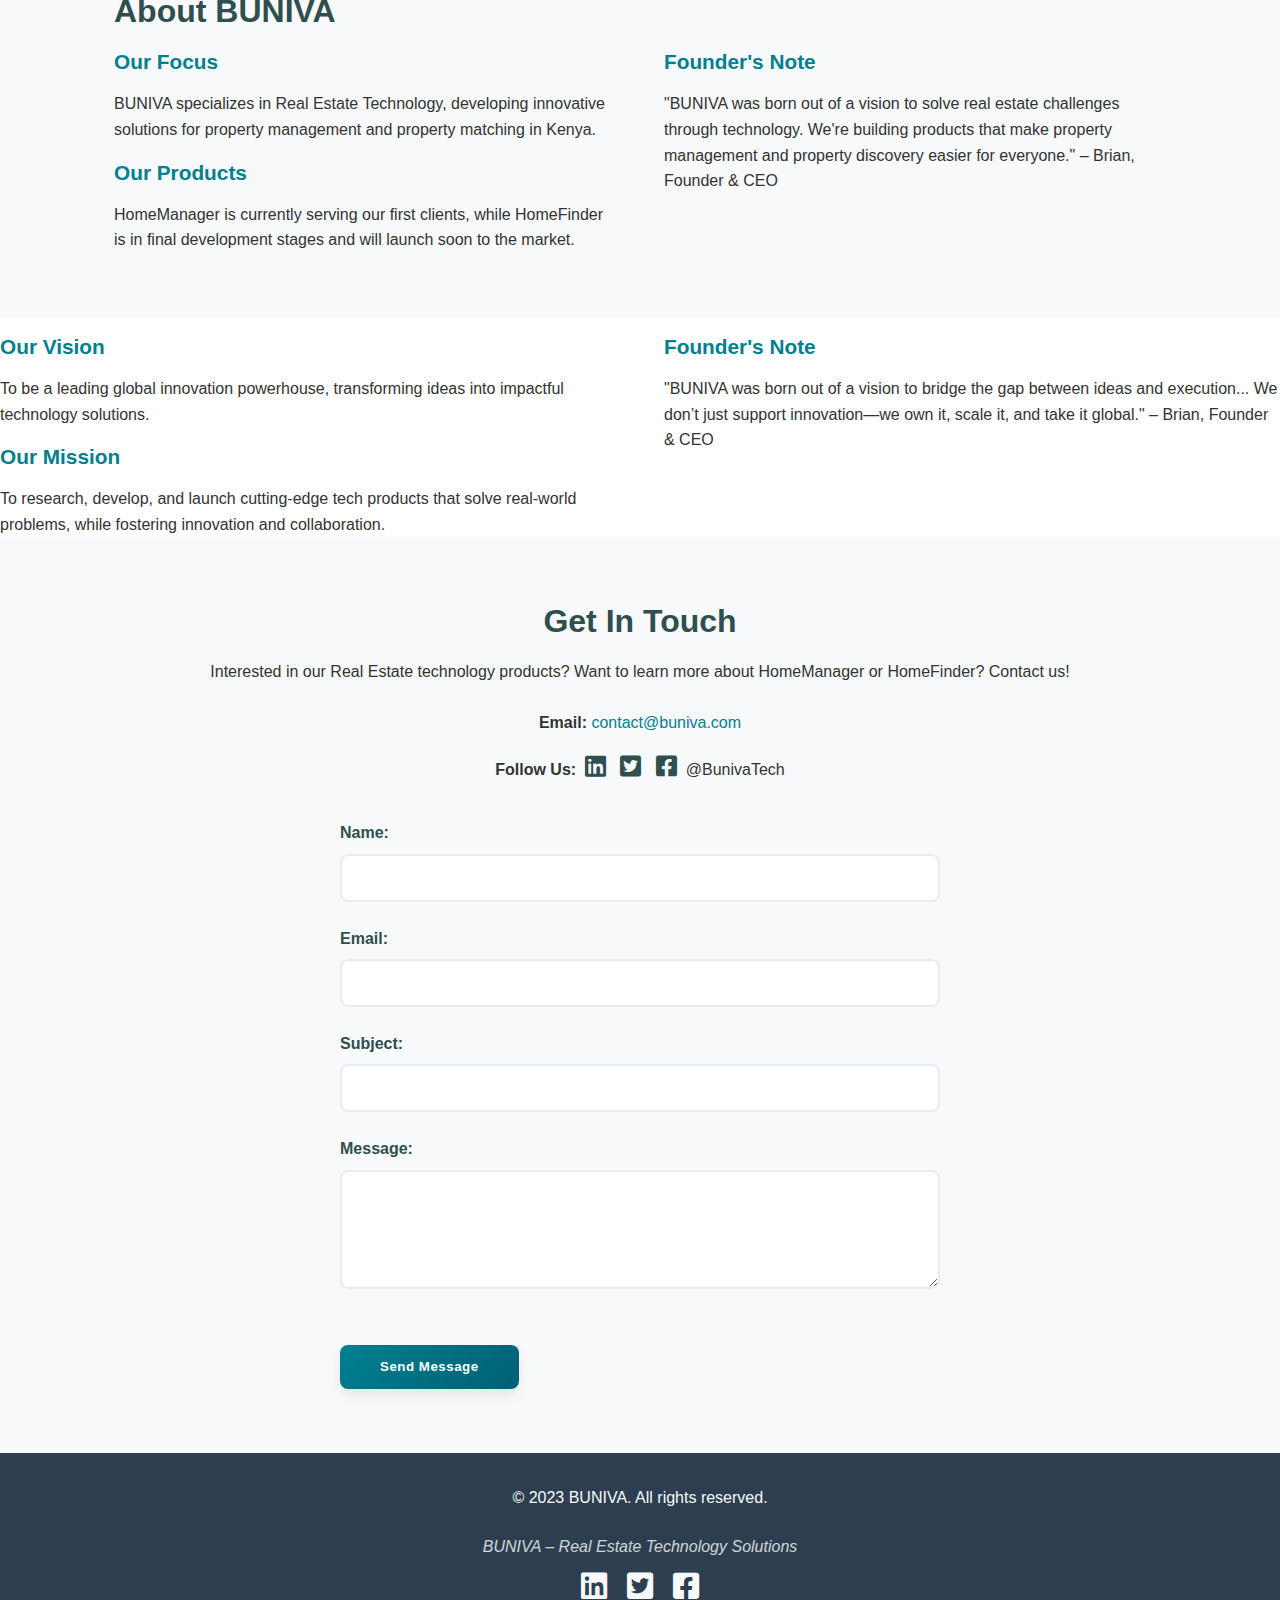
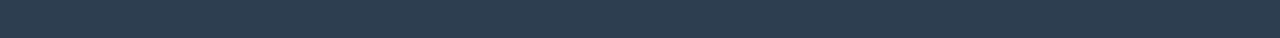
<file: index_backup.html>
<!DOCTYPE html>
<html lang="en">
<head>
    <meta charset="UTF-8">
    <meta name="viewport" content="width=device-width, initial-scale=1.0">
    <title>BUNIVA - Real Estate Technology Solutions</title>
    <meta name="description" content="BUNIVA specializes in Real Estate Technology. Our products include HomeManager for property management and HomeFinder for intelligent property matching.">
    <meta name="keywords" content="real estate tech, property management, property matching, HomeManager, HomeFinder, real estate solutions">
    
    <link rel="canonical" href="https://buniva.com/">
    
    <meta property="og:title" content="BUNIVA - Real Estate Technology Solutions">
    <meta property="og:description" content="Specializing in Real Estate Tech with HomeManager and HomeFinder products.">
    <meta property="og:type" content="website">
    <meta property="og:url" content="https://buniva.com/">
    <meta property="og:image" content="https://buniva.com/images/buniva-social-card.jpg">
    
    <meta name="twitter:card" content="summary_large_image">
    <meta name="twitter:title" content="BUNIVA - Real Estate Technology">
    <meta name="twitter:description" content="HomeManager & HomeFinder - Real Estate Solutions">
    <meta name="twitter:image" content="https://buniva.com/images/buniva-social-card.jpg">
    
    <link rel="stylesheet" href="style.css">
    <link rel="stylesheet" href="https://cdnjs.cloudflare.com/ajax/libs/font-awesome/6.0.0/css/all.min.css">
</head>
<body>

    <header class="site-header">
        <div class="container header-container">
            <a href="#home" class="logo">BUNIVA</a>
            <nav class="main-nav" id="main-nav">
                <button class="nav-close-btn" id="nav-close-btn" aria-label="Close menu">×</button>
                <ul>
                    <li><a href="#home">Home</a></li>
                    <li><a href="#solutions">Products</a></li>
                    <li><a href="#contact">Contact</a></li>
                </ul>
            </nav>
            <button class="nav-toggle-btn" id="nav-toggle-btn" aria-label="Open menu">☰</button>
        </div>
    </header>

    <main role="main">
        <!-- Hero Section -->
        <section id="home" class="hero-section" aria-labelledby="hero-heading">
            <div id="particles-container" class="particles-container" aria-hidden="true"></div>
            <div class="hero-gradient-overlay" aria-hidden="true"></div>
            <div class="container">
                <h1 id="hero-heading" class="dynamic-text">Real Estate Technology <span class="highlight">Solutions.</span></h1>
                <p class="subtitle">HomeManager and HomeFinder - innovative Real Estate tech products for the modern market.</p>
                <div class="cta-buttons">
                    <a href="#solutions" class="btn btn-primary" role="button">Our Products</a>
                    <a href="#contact" class="btn btn-secondary" role="button">Get In Touch</a>
                </div>
            </div>
        </section>

        <!-- Products Section -->
        <section id="solutions" class="solutions-section" aria-labelledby="solutions-heading">
            <div class="container">
                <h2 id="solutions-heading" class="section-title animate-on-scroll">Our Products</h2>
                <p class="animate-on-scroll">Building innovative solutions for the modern real estate market.</p>
                
                <div class="solutions-cards">
                    <article class="solution-card animate-on-scroll" data-delay="100">
                        <div class="solution-icon" aria-hidden="true">
                            <i class="fas fa-home"></i>
                        </div>
                        <h3>HomeManager</h3>
                        <p><strong>Currently Live:</strong> Comprehensive property management solution serving our first clients. Streamlines property operations, tenant management, and maintenance workflows.</p>
                    </article>
                    
                    <article class="solution-card animate-on-scroll" data-delay="200">
                        <div class="solution-icon" aria-hidden="true">
                            <i class="fas fa-search"></i>
                        </div>
                        <h3>HomeFinder</h3>
                        <p><strong>Launching Soon:</strong> Intelligent property matching platform that connects buyers, sellers, and renters with their perfect properties using smart algorithms.</p>
                    </article>
                </div>
            </div>
        </section>

        <!-- Contact Section -->
        <section id="contact" class="contact-section">
            <div class="container">
                <h2>Get In Touch</h2>
                <p>Interested in our Real Estate technology products? Contact us to learn more about HomeManager or HomeFinder.</p>
                <div class="contact-details">
                    <p><strong>Email:</strong> <a href="mailto:contact@buniva.com">contact@buniva.com</a></p>
                </div>
                <form action="#" method="post" class="contact-form">
                    <div class="form-group">
                        <label for="name">Name:</label>
                        <input type="text" id="name" name="name" required>
                    </div>
                    <div class="form-group">
                        <label for="email">Email:</label>
                        <input type="email" id="email" name="email" required>
                    </div>
                    <div class="form-group">
                        <label for="message">Message:</label>
                        <textarea id="message" name="message" rows="5" required></textarea>
                    </div>
                    <button type="submit" class="btn btn-primary">Send Message</button>
                </form>
            </div>
        </section>
    </main>

    <footer class="site-footer">
        <div class="container">
            <div class="footer-content">
                <p>© 2025 BUNIVA. All rights reserved.</p>
                <p class="tagline">BUNIVA – Real Estate Technology Solutions</p>
            </div>
        </div>
    </footer>

    <script src="script.js"></script>
    <script src="animations.js"></script>
    <script src="particles.js"></script>

</body>
</html>
    
    <link rel="stylesheet" href="style.css">
    <link rel="stylesheet" href="https://cdnjs.cloudflare.com/ajax/libs/font-awesome/6.0.0/css/all.min.css">
    
    <!-- Structured Data / Schema.org -->
    <script type="application/ld+json">
    {
      "@context": "https://schema.org",
      "@type": "Organization",
      "name": "BUNIVA",
      "url": "https://buniva.com",
      "logo": "https://buniva.com/images/logo.png",
      "description": "A Real Estate technology company developing HomeManager and HomeFinder products.",
      "contactPoint": {
        "@type": "ContactPoint",
        "contactType": "customer support",
        "email": "contact@buniva.com"
      },
      "knowsAbout": ["Real Estate Technology", "Property Management", "Property Matching", "Software Development", "HomeManager", "HomeFinder"]
    }
    </script>
    
    <!-- Service Schema -->
    <script type="application/ld+json">
    {
      "@context": "https://schema.org",
      "@type": "WebPage",
      "mainEntity": {
        "@type": "ProfessionalService",
        "name": "BUNIVA Real Estate Technology",
        "serviceType": "Real Estate Technology Solutions",
        "provider": {
          "@type": "Organization",
          "name": "BUNIVA"
        },
        "hasOfferCatalog": {
          "@type": "OfferCatalog",
          "name": "Real Estate Solutions",
          "itemListElement": [
            {
              "@type": "Offer",
              "itemOffered": {
                "@type": "Service",
                "name": "HomeManager",
                "description": "Property management solution currently serving first clients"
              }
            },
            {
              "@type": "Offer",
              "itemOffered": {
                "@type": "Service",
                "name": "HomeFinder",
                "description": "Intelligent property matching platform launching soon"
              }
            }
          ]
        }
      }
    }
    </script>
</head>
<body>

    <header class="site-header">
        <div class="container header-container">
            <a href="#home" class="logo">BUNIVA</a>
            <nav class="main-nav" id="main-nav">
                <button class="nav-close-btn" id="nav-close-btn" aria-label="Close menu">×</button>
                <ul>
                    <li><a href="#home">Home</a></li>
                    <li><a href="#solutions">Products</a></li>
                    <li><a href="#contact">Contact</a></li>
                </ul>
            </nav>
            <button class="nav-toggle-btn" id="nav-toggle-btn" aria-label="Open menu">☰</button>
        </div>
    </header>    <main role="main">        <!-- 1. Hero Section -->
        <section id="home" class="hero-section" aria-labelledby="hero-heading">
            <div id="particles-container" class="particles-container" aria-hidden="true"></div>
            <div class="hero-gradient-overlay" aria-hidden="true"></div>
            <div class="container">                <h1 id="hero-heading" class="dynamic-text">Real Estate Technology <span class="highlight">Solutions.</span></h1>
                <p class="subtitle">HomeManager and HomeFinder - innovative Real Estate tech products for the modern market.</p>
                <div class="cta-buttons">
                    <a href="#solutions" class="btn btn-primary" role="button">Our Products</a>
                    <a href="#contact" class="btn btn-secondary" role="button">Get In Touch</a>
                </div>
            </div>
        </section>

        <!-- Products Section -->
        <section id="solutions" class="solutions-section" aria-labelledby="solutions-heading">
            <div class="container">
                <h2 id="solutions-heading" class="section-title animate-on-scroll">Our Products</h2>
                <p class="animate-on-scroll">Building innovative solutions for the modern real estate market.</p>
                
                <div class="solutions-cards">
                    <article class="solution-card animate-on-scroll" data-delay="100">
                        <div class="solution-icon" aria-hidden="true">
                            <i class="fas fa-home"></i>
                        </div>
                        <h3>HomeManager</h3>
                        <p><strong>Currently Live:</strong> Comprehensive property management solution serving our first clients. Streamlines property operations, tenant management, and maintenance workflows.</p>
                    </article>
                    
                    <article class="solution-card animate-on-scroll" data-delay="200">
                        <div class="solution-icon" aria-hidden="true">
                            <i class="fas fa-search"></i>
                        </div>
                        <h3>HomeFinder</h3>
                        <p><strong>Launching Soon:</strong> Intelligent property matching platform that connects buyers, sellers, and renters with their perfect properties using smart algorithms.</p>
                    </article>
                </div>
            </div>
        </section>

        <!-- Contact Section -->
        <section id="why-buniva" class="why-buniva-section" aria-labelledby="why-buniva-heading">
            <div class="container">
                <h2 id="why-buniva-heading" class="section-title animate-on-scroll">Why Choose BUNIVA</h2>
                <div class="benefits-grid" role="list">                    <div class="benefit-item animate-on-scroll" data-delay="0" role="listitem">
                        <i class="fas fa-home fa-2x" aria-hidden="true"></i>
                        <h3>Real Estate Focus</h3>
                        <p>Specialized expertise in property management and matching solutions.</p>
                    </div>
                    <div class="benefit-item animate-on-scroll" data-delay="150" role="listitem">
                        <i class="fas fa-map-marker-alt fa-2x" aria-hidden="true"></i>
                        <h3>Local Market Knowledge</h3>
                        <p>Deep understanding of the Kenyan real estate landscape.</p>
                    </div>
                    <div class="benefit-item animate-on-scroll" data-delay="300">
                        <i class="fas fa-cogs fa-2x"></i>
                        <h3>Modern Technology</h3>
                        <p>Built with cutting-edge technology for scalability and performance.</p>
                    </div>
                    <div class="benefit-item animate-on-scroll" data-delay="450">
                        <i class="fas fa-users fa-2x"></i>
                        <h3>Customer-Centric</h3>
                        <p>Solutions designed with user experience at the forefront.</p>
                    </div>
                </div>
            </div>
        </section>

        <!-- About Us -->
        <section id="about" class="about-section">
            <div class="container">
                <h2>About BUNIVA</h2>
                <div class="about-content">
                    <div>
                        <h3>Our Focus</h3>
                        <p>BUNIVA specializes in Real Estate Technology, developing innovative solutions for property management and property matching in Kenya.</p>
                        <h3>Our Products</h3>
                        <p>HomeManager is currently serving our first clients, while HomeFinder is in final development stages and will launch soon to the market.</p>
                    </div>
                    <div>
                        <h3>Founder's Note</h3>
                        <p>"BUNIVA was born out of a vision to solve real estate challenges through technology. We're building products that make property management and property discovery easier for everyone." – Brian, Founder & CEO</p>
                    </div>
                </div>
            </div>
        </section>
                <div class="about-content">
                    <div>
                        <h3>Our Vision</h3>
                        <p>To be a leading global innovation powerhouse, transforming ideas into impactful technology solutions.</p>
                        <h3>Our Mission</h3>
                        <p>To research, develop, and launch cutting-edge tech products that solve real-world problems, while fostering innovation and collaboration.</p>
                    </div>
                    <div>
                        <h3>Founder's Note</h3>
                        <p>"BUNIVA was born out of a vision to bridge the gap between ideas and execution... We don’t just support innovation—we own it, scale it, and take it global." – Brian, Founder & CEO</p>
                    </div>
                </div>
            </div>
        </section>

        <!-- 7. Contact Us -->
        <section id="contact" class="contact-section">
            <div class="container">
                <h2>Get In Touch</h2>
                <p>Interested in our Real Estate technology products? Want to learn more about HomeManager or HomeFinder? Contact us!</p>
                <div class="contact-details">
                    <p><strong>Email:</strong> <a href="mailto:contact@buniva.com">contact@buniva.com</a></p>
                    <p><strong>Follow Us:</strong>
                       <span class="social-links-inline">
                          <a href="#" aria-label="LinkedIn"><i class="fab fa-linkedin"></i></a>
                          <a href="#" aria-label="Twitter"><i class="fab fa-twitter-square"></i></a>
                          <a href="#" aria-label="Facebook"><i class="fab fa-facebook-square"></i></a>
                       </span> @BunivaTech
                    </p>
                </div>
                <form action="#" method="post" class="contact-form">
                    <div class="form-group">
                        <label for="name">Name:</label>
                        <input type="text" id="name" name="name" required>
                    </div>
                    <div class="form-group">
                        <label for="email">Email:</label>
                        <input type="email" id="email" name="email" required>
                    </div>
                    <div class="form-group">
                        <label for="subject">Subject:</label>
                        <input type="text" id="subject" name="subject">
                    </div>
                    <div class="form-group">
                        <label for="message">Message:</label>
                        <textarea id="message" name="message" rows="5" required></textarea>
                    </div>
                    <button type="submit" class="btn btn-primary">Send Message</button>
                </form>
            </div>
        </section>
    </main>

    <footer class="site-footer">
        <div class="container">
            <div class="footer-content">
                <p>© 2023 BUNIVA. All rights reserved.</p>
                <p class="tagline">BUNIVA – Real Estate Technology Solutions</p>
                <div class="social-links">
                    <!-- Add actual social media links here -->
                    <a href="#" aria-label="LinkedIn"><i class="fab fa-linkedin fa-lg"></i></a>
                    <a href="#" aria-label="Twitter"><i class="fab fa-twitter-square fa-lg"></i></a>
                    <a href="#" aria-label="Facebook"><i class="fab fa-facebook-square fa-lg"></i></a>
                </div>
            </div>
        </div>
    </footer>    <script src="script.js"></script>
    <script src="animations.js"></script>
    <script src="particles.js"></script>
    
    <div class="scroll-nav-buttons" id="scroll-nav-buttons">
        <button id="scroll-up-btn" class="scroll-btn" aria-label="Scroll Up" title="Scroll Up">
            <i class="fas fa-arrow-up"></i>
        </button>
        <button id="scroll-down-btn" class="scroll-btn" aria-label="Scroll Down" title="Scroll Down">
            <i class="fas fa-arrow-down"></i>
        </button>
    </div>

    
</body>
</html>
</file>
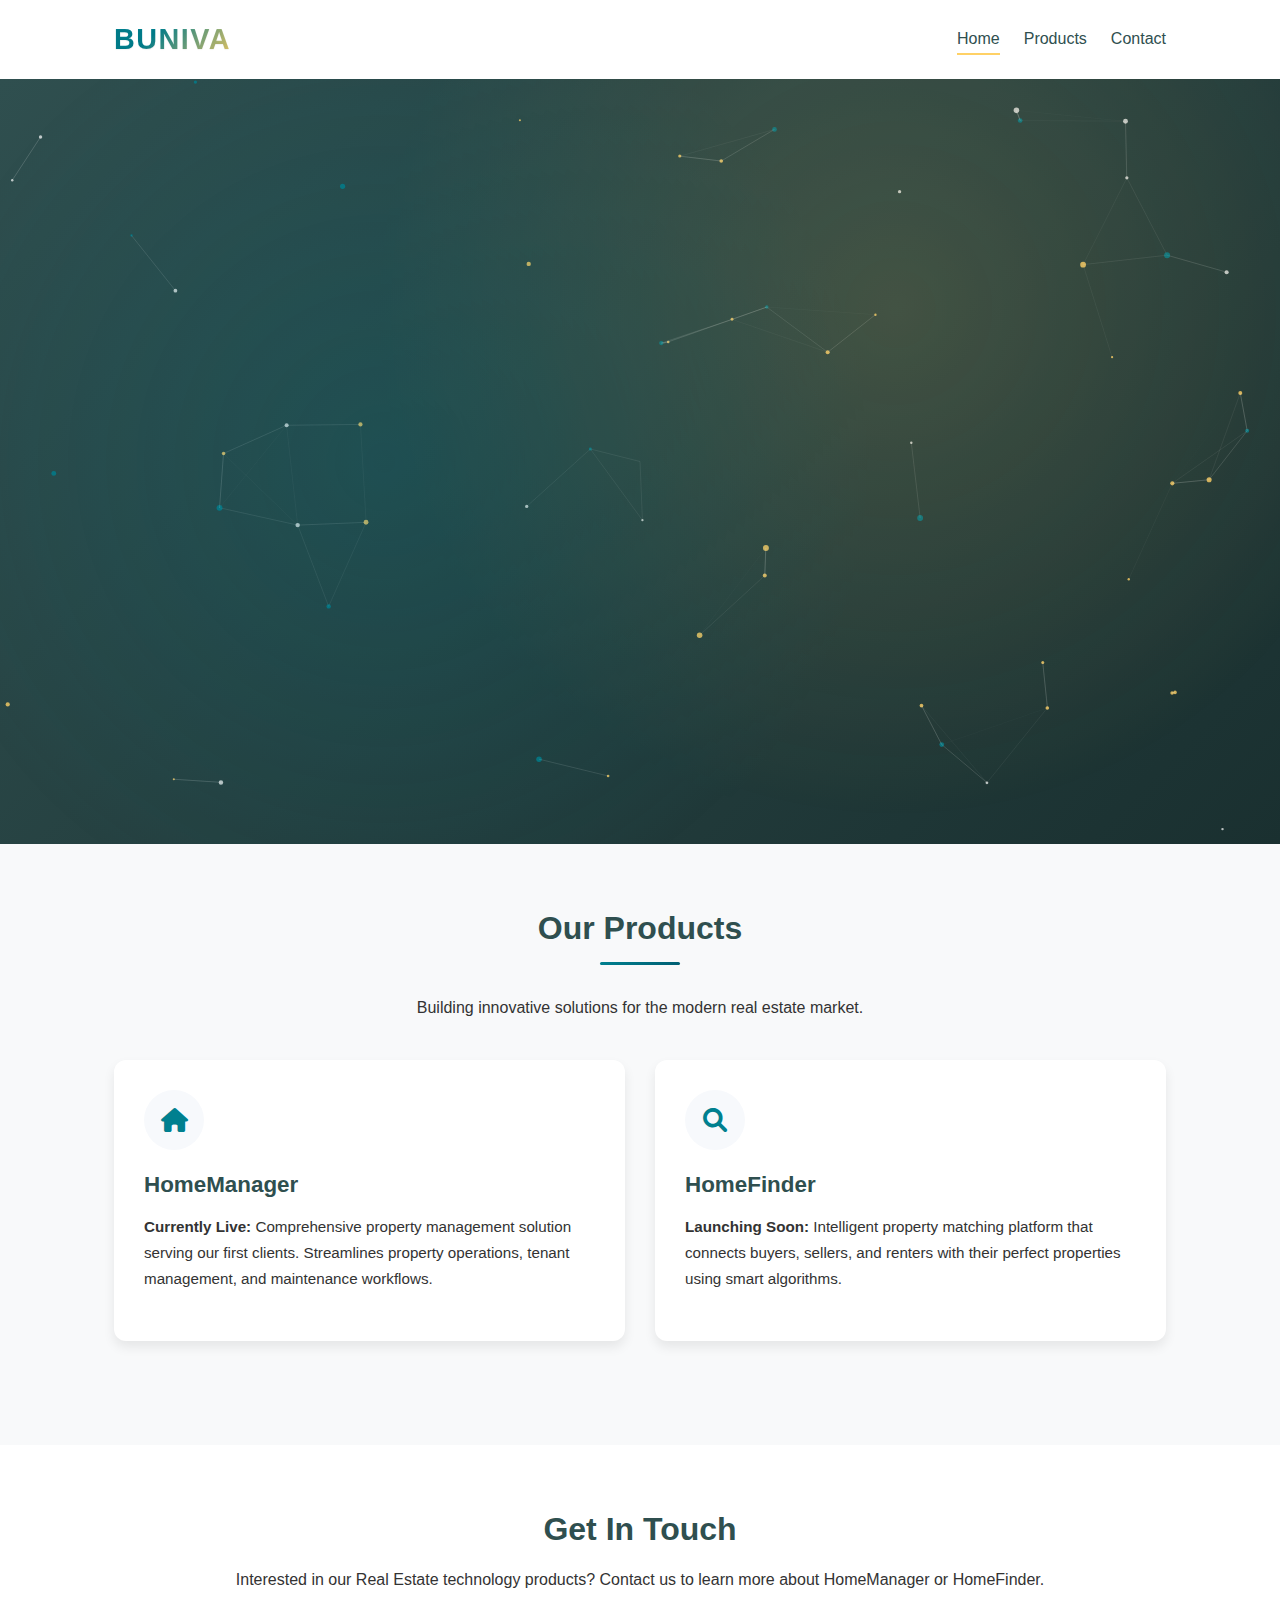
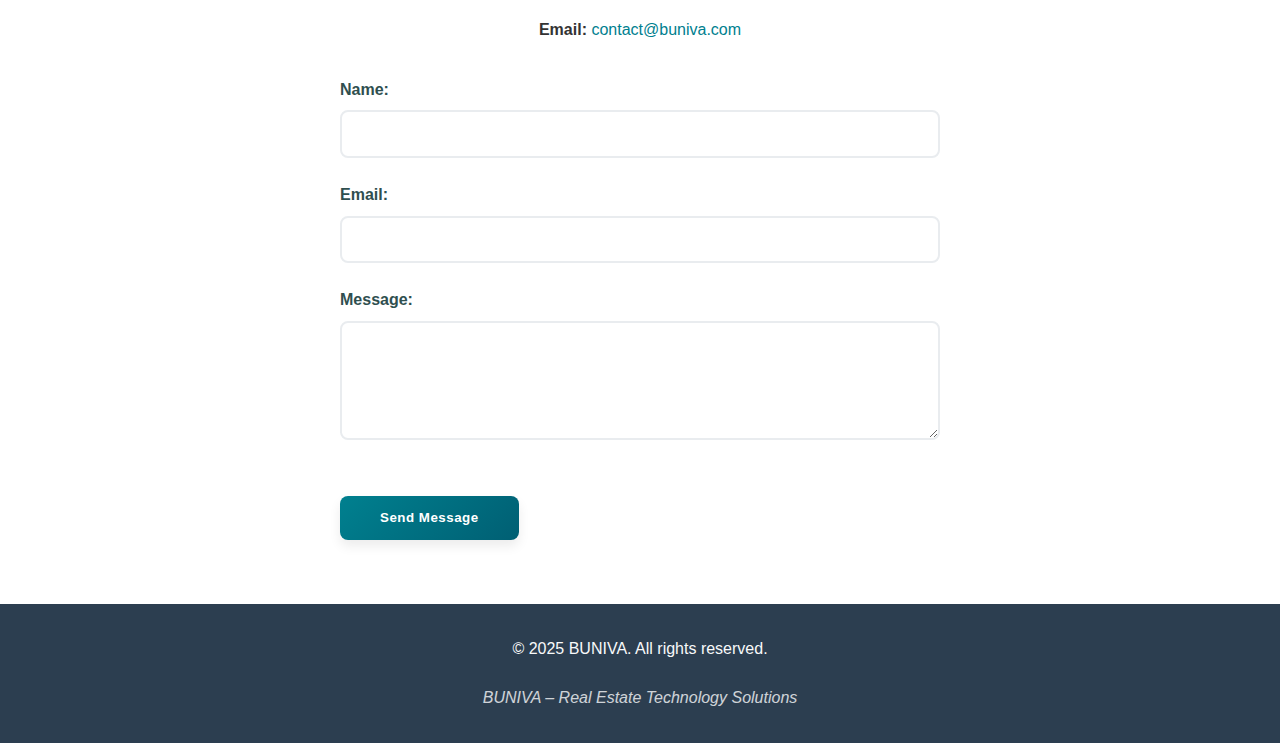
<file: index_clean.html>
<!DOCTYPE html>
<html lang="en">
<head>
    <meta charset="UTF-8">
    <meta name="viewport" content="width=device-width, initial-scale=1.0">
    <title>BUNIVA - Real Estate Technology Solutions</title>
    <meta name="description" content="BUNIVA specializes in Real Estate Technology. Our products include HomeManager for property management and HomeFinder for intelligent property matching.">
    <meta name="keywords" content="real estate tech, property management, property matching, HomeManager, HomeFinder, real estate solutions">
    
    <link rel="canonical" href="https://buniva.com/">
    
    <meta property="og:title" content="BUNIVA - Real Estate Technology Solutions">
    <meta property="og:description" content="Specializing in Real Estate Tech with HomeManager and HomeFinder products.">
    <meta property="og:type" content="website">
    <meta property="og:url" content="https://buniva.com/">
    <meta property="og:image" content="https://buniva.com/images/buniva-social-card.jpg">
    
    <meta name="twitter:card" content="summary_large_image">
    <meta name="twitter:title" content="BUNIVA - Real Estate Technology">
    <meta name="twitter:description" content="HomeManager & HomeFinder - Real Estate Solutions">
    <meta name="twitter:image" content="https://buniva.com/images/buniva-social-card.jpg">
    
    <link rel="stylesheet" href="style.css">
    <link rel="stylesheet" href="https://cdnjs.cloudflare.com/ajax/libs/font-awesome/6.0.0/css/all.min.css">
</head>
<body>

    <header class="site-header">
        <div class="container header-container">
            <a href="#home" class="logo">BUNIVA</a>
            <nav class="main-nav" id="main-nav">
                <button class="nav-close-btn" id="nav-close-btn" aria-label="Close menu">×</button>
                <ul>
                    <li><a href="#home">Home</a></li>
                    <li><a href="#solutions">Products</a></li>
                    <li><a href="#contact">Contact</a></li>
                </ul>
            </nav>
            <button class="nav-toggle-btn" id="nav-toggle-btn" aria-label="Open menu">☰</button>
        </div>
    </header>

    <main role="main">
        <!-- Hero Section -->
        <section id="home" class="hero-section" aria-labelledby="hero-heading">
            <div id="particles-container" class="particles-container" aria-hidden="true"></div>
            <div class="hero-gradient-overlay" aria-hidden="true"></div>
            <div class="container">
                <h1 id="hero-heading" class="dynamic-text">Real Estate Technology <span class="highlight">Solutions.</span></h1>
                <p class="subtitle">HomeManager and HomeFinder - innovative Real Estate tech products for the modern market.</p>
                <div class="cta-buttons">
                    <a href="#solutions" class="btn btn-primary" role="button">Our Products</a>
                    <a href="#contact" class="btn btn-secondary" role="button">Get In Touch</a>
                </div>
            </div>
        </section>

        <!-- Products Section -->
        <section id="solutions" class="solutions-section" aria-labelledby="solutions-heading">
            <div class="container">
                <h2 id="solutions-heading" class="section-title animate-on-scroll">Our Products</h2>
                <p class="animate-on-scroll">Building innovative solutions for the modern real estate market.</p>
                
                <div class="solutions-cards">
                    <article class="solution-card animate-on-scroll" data-delay="100">
                        <div class="solution-icon" aria-hidden="true">
                            <i class="fas fa-home"></i>
                        </div>
                        <h3>HomeManager</h3>
                        <p><strong>Currently Live:</strong> Comprehensive property management solution serving our first clients. Streamlines property operations, tenant management, and maintenance workflows.</p>
                    </article>
                    
                    <article class="solution-card animate-on-scroll" data-delay="200">
                        <div class="solution-icon" aria-hidden="true">
                            <i class="fas fa-search"></i>
                        </div>
                        <h3>HomeFinder</h3>
                        <p><strong>Launching Soon:</strong> Intelligent property matching platform that connects buyers, sellers, and renters with their perfect properties using smart algorithms.</p>
                    </article>
                </div>
            </div>
        </section>

        <!-- Contact Section -->
        <section id="contact" class="contact-section">
            <div class="container">
                <h2>Get In Touch</h2>
                <p>Interested in our Real Estate technology products? Contact us to learn more about HomeManager or HomeFinder.</p>
                <div class="contact-details">
                    <p><strong>Email:</strong> <a href="mailto:contact@buniva.com">contact@buniva.com</a></p>
                </div>
                <form action="#" method="post" class="contact-form">
                    <div class="form-group">
                        <label for="name">Name:</label>
                        <input type="text" id="name" name="name" required>
                    </div>
                    <div class="form-group">
                        <label for="email">Email:</label>
                        <input type="email" id="email" name="email" required>
                    </div>
                    <div class="form-group">
                        <label for="message">Message:</label>
                        <textarea id="message" name="message" rows="5" required></textarea>
                    </div>
                    <button type="submit" class="btn btn-primary">Send Message</button>
                </form>
            </div>
        </section>
    </main>

    <footer class="site-footer">
        <div class="container">
            <div class="footer-content">
                <p>© 2025 BUNIVA. All rights reserved.</p>
                <p class="tagline">BUNIVA – Real Estate Technology Solutions</p>
            </div>
        </div>
    </footer>

    <script src="script.js"></script>
    <script src="animations.js"></script>
    <script src="particles.js"></script>

</body>
</html>
</file>
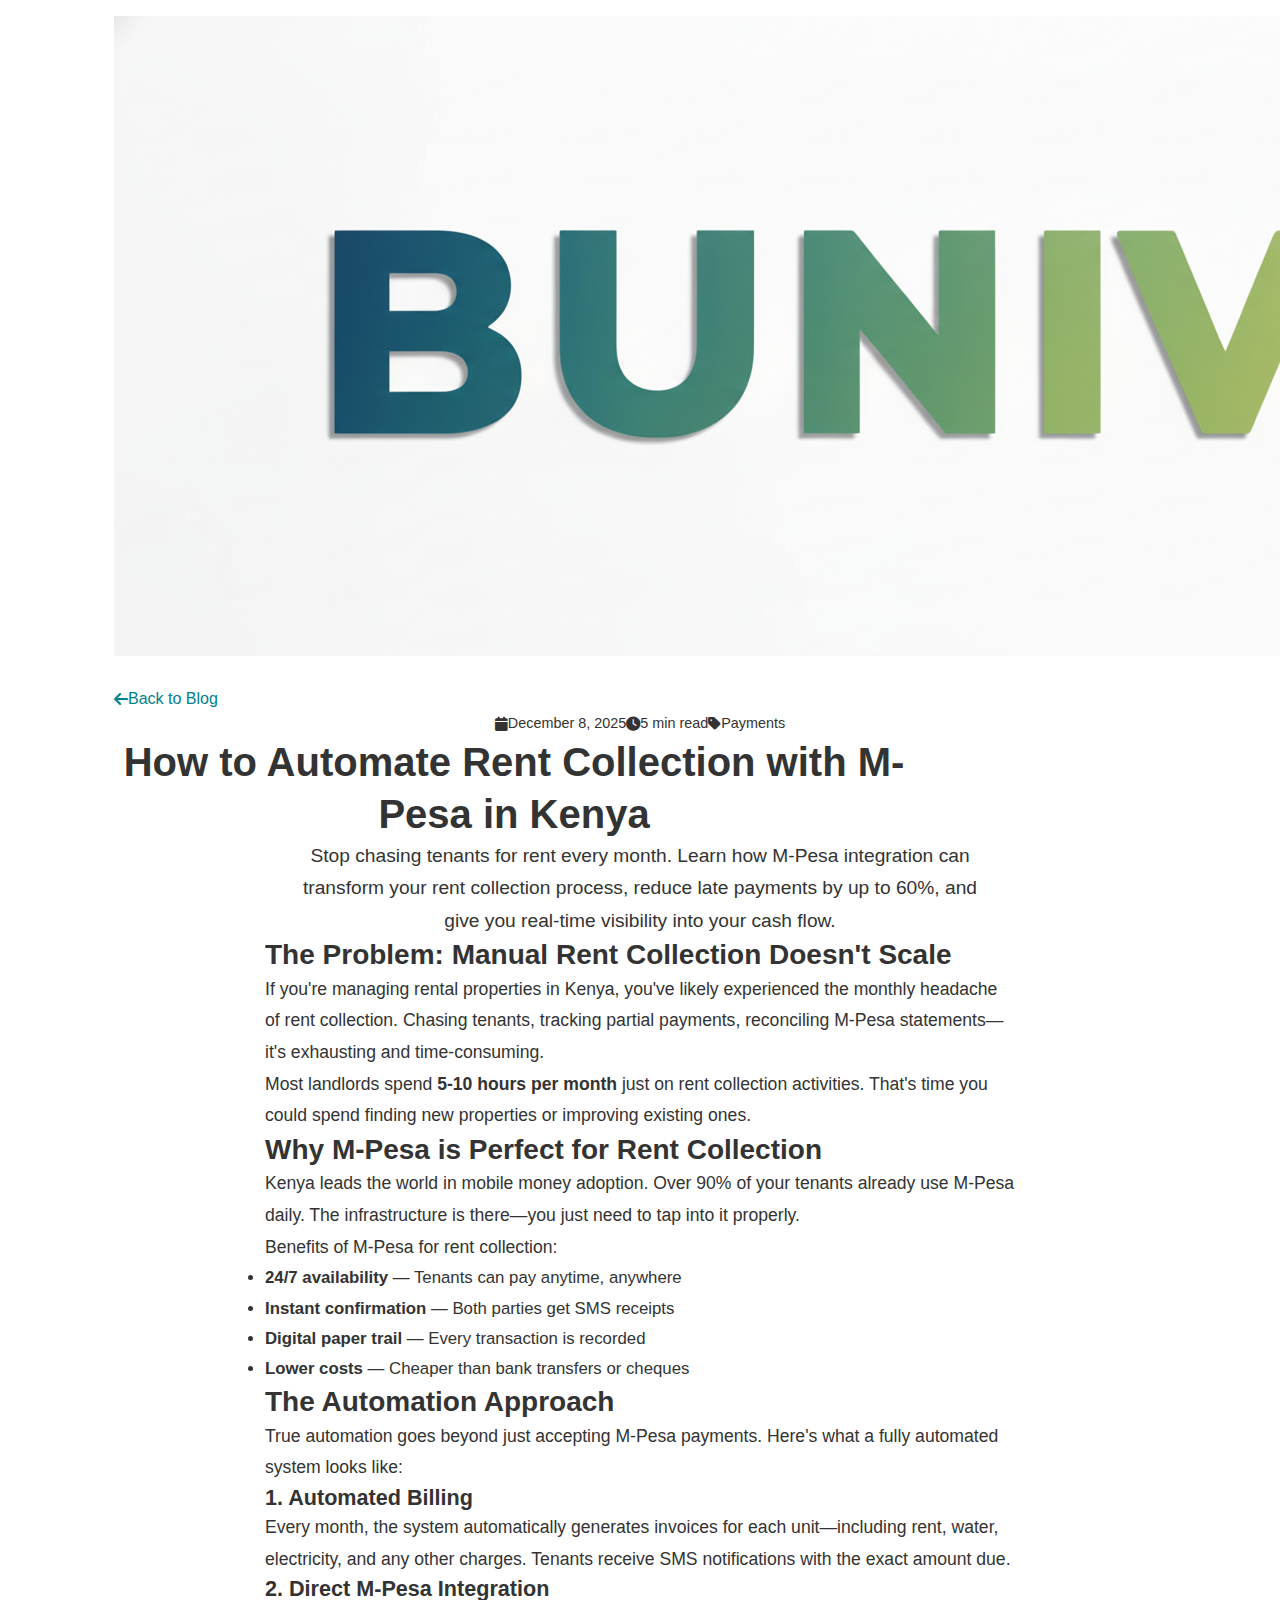
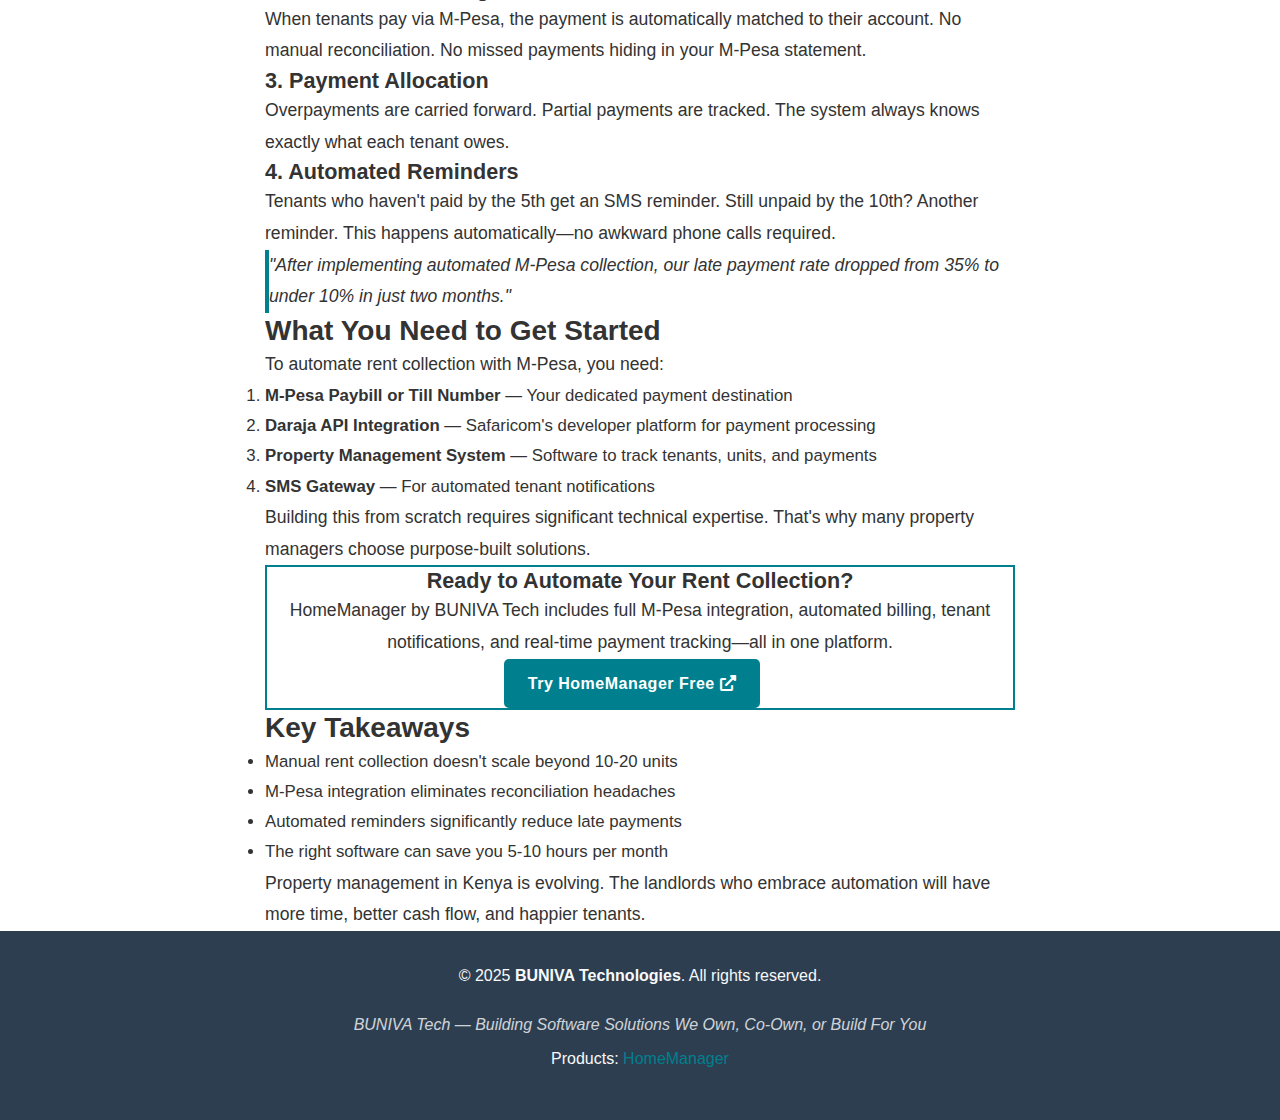
<file: blog/mpesa-rent-collection-guide.html>
<!DOCTYPE html>
<html lang="en">

<head>
    <meta charset="UTF-8">
    <meta name="viewport" content="width=device-width, initial-scale=1.0">

    <!-- Primary SEO Meta Tags -->
    <title>How to Automate Rent Collection with M-Pesa in Kenya | BUNIVA Tech Blog</title>
    <meta name="description"
        content="Learn how to automate rent collection using M-Pesa integration. Reduce late payments, improve cash flow, and save time with automated property payment solutions in Kenya.">
    <meta name="keywords"
        content="M-Pesa rent collection, automate rent payments Kenya, mobile money rent, property payment automation, landlord M-Pesa, tenant payment system Kenya">
    <meta name="author" content="BUNIVA Technologies">
    <meta name="robots" content="index, follow">

    <!-- Favicon -->
    <link rel="icon" type="image/png" sizes="512x512" href="../buniva_logo.png">
    <link rel="icon" type="image/png" sizes="192x192" href="../favicon-192x192.png">
    <link rel="icon" type="image/png" sizes="48x48" href="../favicon-48x48.png">
    <link rel="icon" type="image/png" sizes="32x32" href="../favicon-32x32.png">
    <link rel="icon" type="image/png" sizes="16x16" href="../favicon-16x16.png">
    <link rel="apple-touch-icon" sizes="180x180" href="../apple-touch-icon.png">
    <link rel="manifest" href="../site.webmanifest">

    <!-- Canonical URL -->
    <link rel="canonical" href="https://buniva.co.ke/blog/mpesa-rent-collection-guide.html">

    <!-- Open Graph -->
    <meta property="og:type" content="article">
    <meta property="og:site_name" content="BUNIVA Technologies">
    <meta property="og:title" content="How to Automate Rent Collection with M-Pesa in Kenya">
    <meta property="og:description"
        content="Stop chasing tenants for rent. Learn how M-Pesa integration can automate your rent collection.">
    <meta property="og:url" content="https://buniva.co.ke/blog/mpesa-rent-collection-guide.html">
    <meta property="article:published_time" content="2025-12-08T10:00:00+03:00">

    <!-- Structured Data - Article -->
    <script type="application/ld+json">
    {
        "@context": "https://schema.org",
        "@type": "BlogPosting",
        "headline": "How to Automate Rent Collection with M-Pesa in Kenya",
        "description": "Learn how to automate rent collection using M-Pesa integration. Reduce late payments, improve cash flow, and save time.",
        "author": {
            "@type": "Organization",
            "name": "BUNIVA Technologies"
        },
        "publisher": {
            "@type": "Organization",
            "name": "BUNIVA Technologies",
            "logo": {
                "@type": "ImageObject",
                "url": "https://buniva.co.ke/buniva_logo.png"
            }
        },
        "datePublished": "2025-12-08",
        "mainEntityOfPage": "https://buniva.co.ke/blog/mpesa-rent-collection-guide.html"
    }
    </script>

    <!-- Google Fonts -->
    <link rel="preconnect" href="https://fonts.googleapis.com">
    <link rel="preconnect" href="https://fonts.gstatic.com" crossorigin>
    <link href="https://fonts.googleapis.com/css2?family=Inter:wght@300;400;500;600;700;800&display=swap"
        rel="stylesheet">

    <link rel="stylesheet" href="../style.css">
    <link rel="stylesheet" href="../blog.css">
    <link rel="stylesheet" href="https://cdnjs.cloudflare.com/ajax/libs/font-awesome/6.0.0/css/all.min.css">

    <!-- Google Analytics -->
    <script async src="https://www.googletagmanager.com/gtag/js?id=G-7G7T5SP105"></script>
    <script>
        window.dataLayer = window.dataLayer || [];
        function gtag() { dataLayer.push(arguments); }
        gtag('js', new Date());
        gtag('config', 'G-7G7T5SP105');
    </script>
</head>

<body>

    <header class="site-header">
        <div class="container header-container">
            <a href="../index.html" class="logo">
                <img src="../buniva_logo.png" alt="BUNIVA" class="logo-img">
            </a>
            <nav class="main-nav" id="main-nav">
                <button class="nav-close-btn" id="nav-close-btn" aria-label="Close menu">×</button>
                <ul>
                    <li><a href="../index.html">Home</a></li>
                    <li><a href="../index.html#products">Products</a></li>
                    <li><a href="../index.html#services">Services</a></li>
                    <li><a href="../blog.html" class="active">Blog</a></li>
                    <li><a href="../index.html#contact">Contact</a></li>
                </ul>
            </nav>
            <button class="nav-toggle-btn" id="nav-toggle-btn" aria-label="Open menu">☰</button>
            <button class="theme-toggle" id="theme-toggle" aria-label="Toggle dark mode">
                <i class="fas fa-moon"></i>
            </button>
        </div>
    </header>

    <main role="main">
        <article class="blog-article" itemscope itemtype="https://schema.org/BlogPosting">
            <div class="container">
                <a href="../blog.html" class="back-to-blog">
                    <i class="fas fa-arrow-left"></i> Back to Blog
                </a>

                <header class="article-header">
                    <div class="article-meta">
                        <span><i class="fas fa-calendar"></i> <time datetime="2025-12-08"
                                itemprop="datePublished">December 8, 2025</time></span>
                        <span><i class="fas fa-clock"></i> 5 min read</span>
                        <span><i class="fas fa-tag"></i> Payments</span>
                    </div>
                    <h1 itemprop="headline">How to Automate Rent Collection with M-Pesa in Kenya</h1>
                    <p class="article-excerpt" itemprop="description">Stop chasing tenants for rent every month. Learn
                        how M-Pesa integration can transform your rent collection process, reduce late payments by up to
                        60%, and give you real-time visibility into your cash flow.</p>
                </header>

                <div class="article-content" itemprop="articleBody">

                    <h2>The Problem: Manual Rent Collection Doesn't Scale</h2>
                    <p>If you're managing rental properties in Kenya, you've likely experienced the monthly headache of
                        rent collection. Chasing tenants, tracking partial payments, reconciling M-Pesa statements—it's
                        exhausting and time-consuming.</p>

                    <p>Most landlords spend <strong>5-10 hours per month</strong> just on rent collection activities.
                        That's time you could spend finding new properties or improving existing ones.</p>

                    <h2>Why M-Pesa is Perfect for Rent Collection</h2>
                    <p>Kenya leads the world in mobile money adoption. Over 90% of your tenants already use M-Pesa
                        daily. The infrastructure is there—you just need to tap into it properly.</p>

                    <p>Benefits of M-Pesa for rent collection:</p>
                    <ul>
                        <li><strong>24/7 availability</strong> — Tenants can pay anytime, anywhere</li>
                        <li><strong>Instant confirmation</strong> — Both parties get SMS receipts</li>
                        <li><strong>Digital paper trail</strong> — Every transaction is recorded</li>
                        <li><strong>Lower costs</strong> — Cheaper than bank transfers or cheques</li>
                    </ul>

                    <h2>The Automation Approach</h2>
                    <p>True automation goes beyond just accepting M-Pesa payments. Here's what a fully automated system
                        looks like:</p>

                    <h3>1. Automated Billing</h3>
                    <p>Every month, the system automatically generates invoices for each unit—including rent, water,
                        electricity, and any other charges. Tenants receive SMS notifications with the exact amount due.
                    </p>

                    <h3>2. Direct M-Pesa Integration</h3>
                    <p>When tenants pay via M-Pesa, the payment is automatically matched to their account. No manual
                        reconciliation. No missed payments hiding in your M-Pesa statement.</p>

                    <h3>3. Payment Allocation</h3>
                    <p>Overpayments are carried forward. Partial payments are tracked. The system always knows exactly
                        what each tenant owes.</p>

                    <h3>4. Automated Reminders</h3>
                    <p>Tenants who haven't paid by the 5th get an SMS reminder. Still unpaid by the 10th? Another
                        reminder. This happens automatically—no awkward phone calls required.</p>

                    <blockquote>
                        <p>"After implementing automated M-Pesa collection, our late payment rate dropped from 35% to
                            under 10% in just two months."</p>
                    </blockquote>

                    <h2>What You Need to Get Started</h2>
                    <p>To automate rent collection with M-Pesa, you need:</p>
                    <ol>
                        <li><strong>M-Pesa Paybill or Till Number</strong> — Your dedicated payment destination</li>
                        <li><strong>Daraja API Integration</strong> — Safaricom's developer platform for payment
                            processing</li>
                        <li><strong>Property Management System</strong> — Software to track tenants, units, and payments
                        </li>
                        <li><strong>SMS Gateway</strong> — For automated tenant notifications</li>
                    </ol>

                    <p>Building this from scratch requires significant technical expertise. That's why many property
                        managers choose purpose-built solutions.</p>

                    <!-- CTA Box -->
                    <div class="article-cta-box">
                        <h3>Ready to Automate Your Rent Collection?</h3>
                        <p>HomeManager by BUNIVA Tech includes full M-Pesa integration, automated billing, tenant
                            notifications, and real-time payment tracking—all in one platform.</p>
                        <a href="https://homemanager.buniva.co.ke/" target="_blank" rel="noopener"
                            class="btn btn-primary">
                            <span>Try HomeManager Free</span>
                            <i class="fas fa-external-link-alt"></i>
                        </a>
                    </div>

                    <h2>Key Takeaways</h2>
                    <ul>
                        <li>Manual rent collection doesn't scale beyond 10-20 units</li>
                        <li>M-Pesa integration eliminates reconciliation headaches</li>
                        <li>Automated reminders significantly reduce late payments</li>
                        <li>The right software can save you 5-10 hours per month</li>
                    </ul>

                    <p>Property management in Kenya is evolving. The landlords who embrace automation will have more
                        time, better cash flow, and happier tenants.</p>

                </div>
            </div>
        </article>
    </main>

    <footer class="site-footer" role="contentinfo">
        <div class="container">
            <div class="footer-content">
                <p>© 2025 <strong>BUNIVA Technologies</strong>. All rights reserved.</p>
                <p class="tagline">BUNIVA Tech — Building Software Solutions We Own, Co-Own, or Build For You</p>
                <p class="footer-products">Products: <a href="https://homemanager.buniva.co.ke/" target="_blank"
                        rel="noopener">HomeManager</a></p>
            </div>
        </div>
    </footer>

    <script src="../script.js"></script>

</body>

</html>
</file>
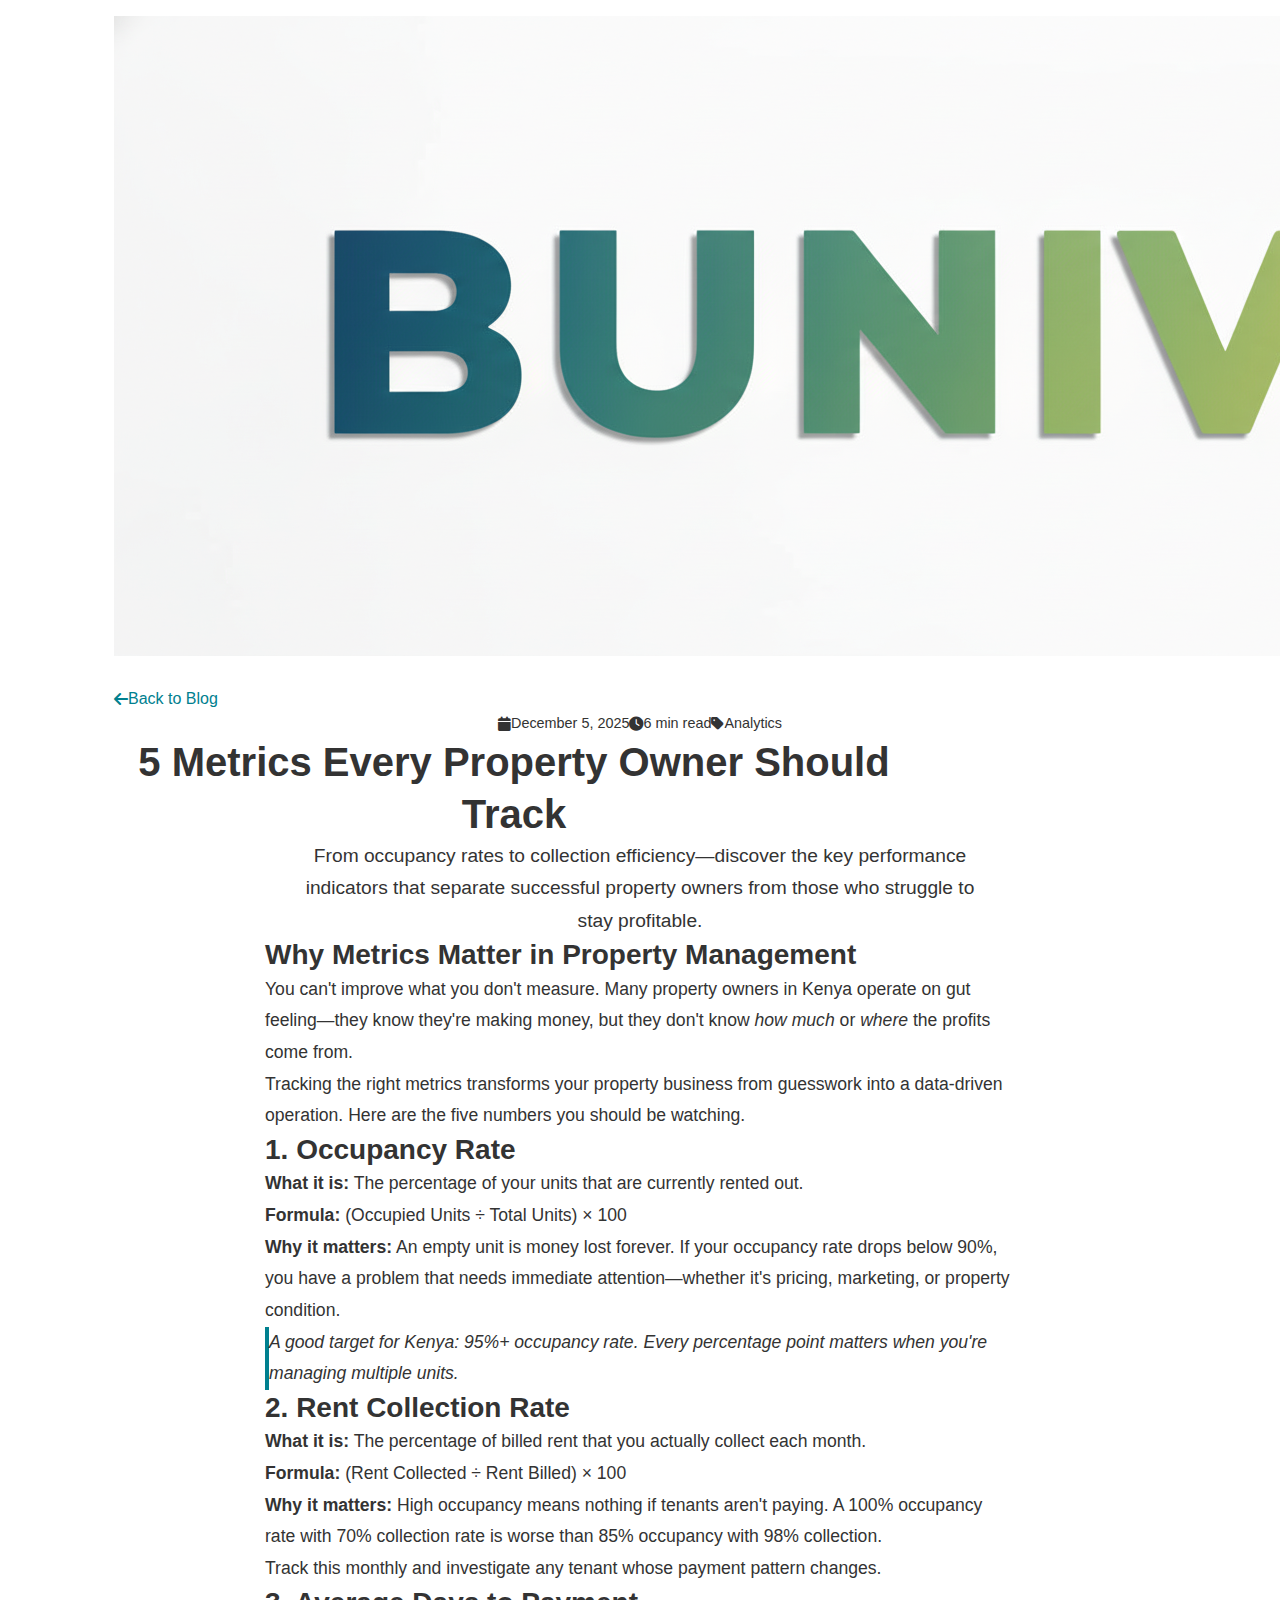
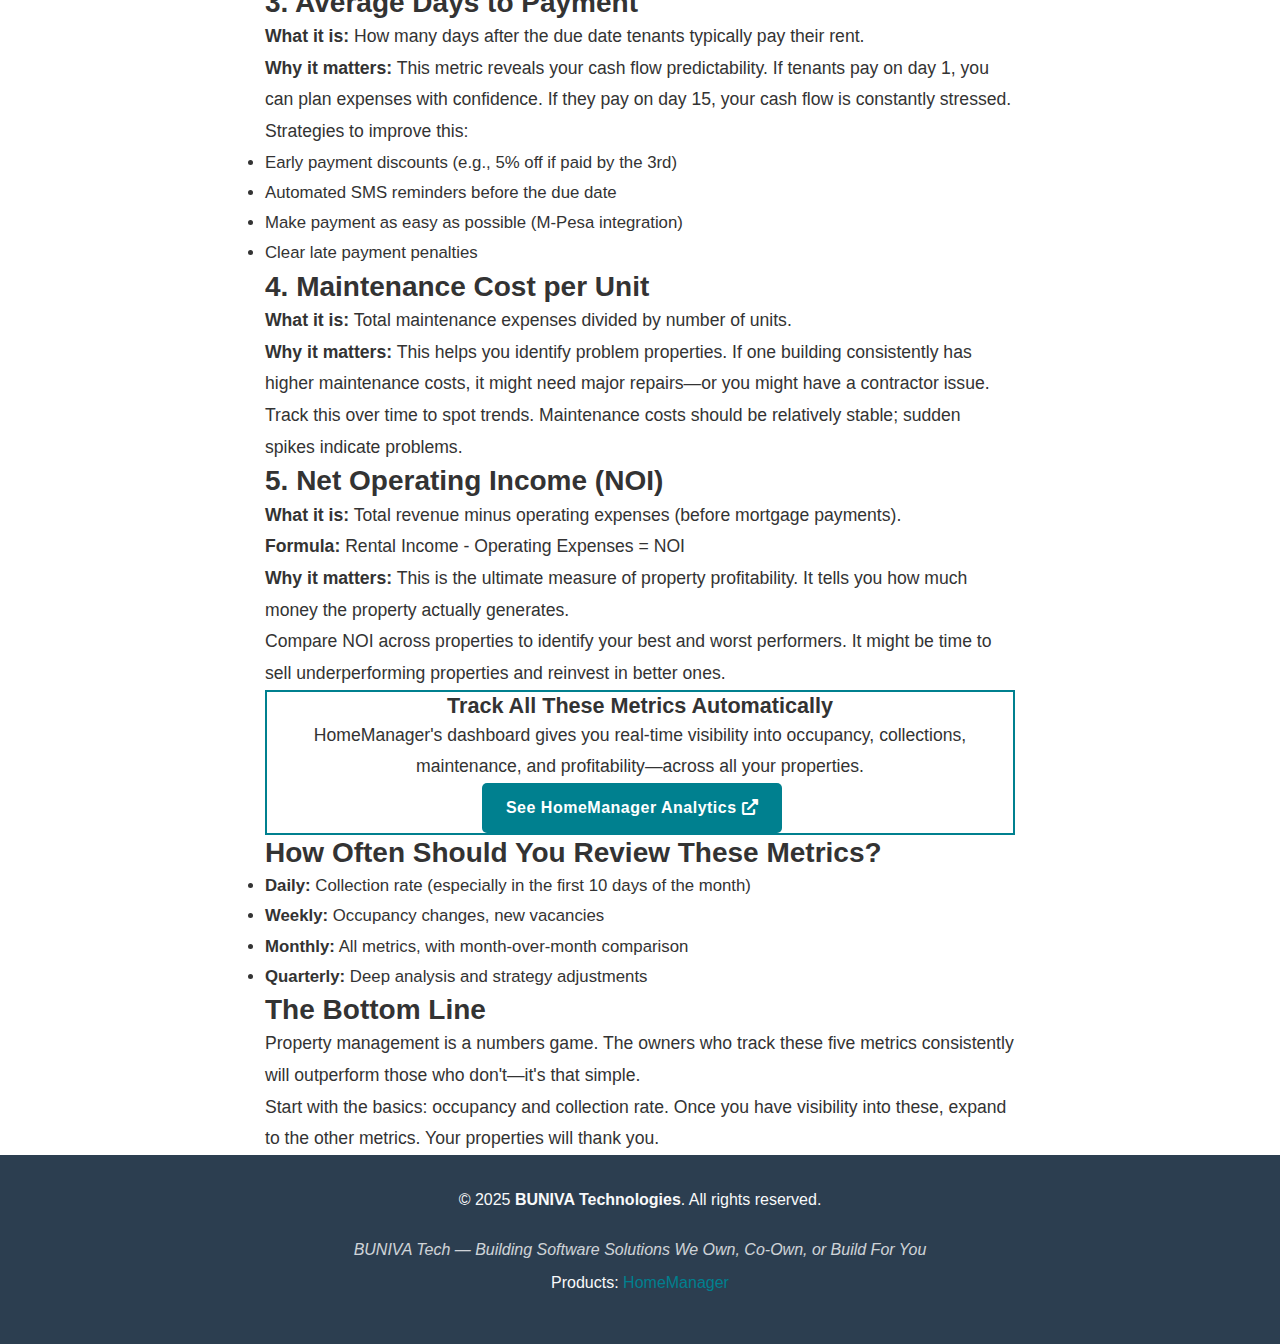
<file: blog/property-analytics-guide.html>
<!DOCTYPE html>
<html lang="en">

<head>
    <meta charset="UTF-8">
    <meta name="viewport" content="width=device-width, initial-scale=1.0">

    <!-- Primary SEO Meta Tags -->
    <title>5 Metrics Every Property Owner Should Track | BUNIVA Tech Blog</title>
    <meta name="description"
        content="Discover the key property management metrics that separate successful landlords from struggling ones. Learn how to track occupancy rates, collection efficiency, and more.">
    <meta name="keywords"
        content="property management metrics, landlord KPIs, rental property analytics, occupancy rate Kenya, rent collection rate, property investment metrics">
    <meta name="author" content="BUNIVA Technologies">
    <meta name="robots" content="index, follow">

    <!-- Favicon -->
    <link rel="icon" type="image/png" href="../buniva_logo.png">
    <link rel="apple-touch-icon" href="../buniva_logo.png">

    <!-- Canonical URL -->
    <link rel="canonical" href="https://buniva.com/blog/property-analytics-guide.html">

    <!-- Open Graph -->
    <meta property="og:type" content="article">
    <meta property="og:site_name" content="BUNIVA Technologies">
    <meta property="og:title" content="5 Metrics Every Property Owner Should Track">
    <meta property="og:description"
        content="The key property management metrics that separate successful landlords from struggling ones.">
    <meta property="og:url" content="https://buniva.com/blog/property-analytics-guide.html">

    <!-- Structured Data - Article -->
    <script type="application/ld+json">
    {
        "@context": "https://schema.org",
        "@type": "BlogPosting",
        "headline": "5 Metrics Every Property Owner Should Track",
        "description": "Discover the key property management metrics that separate successful landlords from struggling ones.",
        "author": {
            "@type": "Organization",
            "name": "BUNIVA Technologies"
        },
        "publisher": {
            "@type": "Organization",
            "name": "BUNIVA Technologies"
        },
        "datePublished": "2025-12-05"
    }
    </script>

    <!-- Google Fonts -->
    <link rel="preconnect" href="https://fonts.googleapis.com">
    <link rel="preconnect" href="https://fonts.gstatic.com" crossorigin>
    <link href="https://fonts.googleapis.com/css2?family=Inter:wght@300;400;500;600;700;800&display=swap"
        rel="stylesheet">

    <link rel="stylesheet" href="../style.css">
    <link rel="stylesheet" href="../blog.css">
    <link rel="stylesheet" href="https://cdnjs.cloudflare.com/ajax/libs/font-awesome/6.0.0/css/all.min.css">

    <!-- Google Analytics -->
    <script async src="https://www.googletagmanager.com/gtag/js?id=G-7G7T5SP105"></script>
    <script>
        window.dataLayer = window.dataLayer || [];
        function gtag() { dataLayer.push(arguments); }
        gtag('js', new Date());
        gtag('config', 'G-7G7T5SP105');
    </script>
</head>

<body>

    <header class="site-header">
        <div class="container header-container">
            <a href="../index.html" class="logo">
                <img src="../buniva_logo.png" alt="BUNIVA" class="logo-img">
            </a>
            <nav class="main-nav" id="main-nav">
                <button class="nav-close-btn" id="nav-close-btn" aria-label="Close menu">×</button>
                <ul>
                    <li><a href="../index.html">Home</a></li>
                    <li><a href="../index.html#products">Products</a></li>
                    <li><a href="../index.html#services">Services</a></li>
                    <li><a href="../blog.html" class="active">Blog</a></li>
                    <li><a href="../index.html#contact">Contact</a></li>
                </ul>
            </nav>
            <button class="nav-toggle-btn" id="nav-toggle-btn" aria-label="Open menu">☰</button>
            <button class="theme-toggle" id="theme-toggle" aria-label="Toggle dark mode">
                <i class="fas fa-moon"></i>
            </button>
        </div>
    </header>

    <main role="main">
        <article class="blog-article" itemscope itemtype="https://schema.org/BlogPosting">
            <div class="container">
                <a href="../blog.html" class="back-to-blog">
                    <i class="fas fa-arrow-left"></i> Back to Blog
                </a>

                <header class="article-header">
                    <div class="article-meta">
                        <span><i class="fas fa-calendar"></i> <time datetime="2025-12-05"
                                itemprop="datePublished">December 5, 2025</time></span>
                        <span><i class="fas fa-clock"></i> 6 min read</span>
                        <span><i class="fas fa-tag"></i> Analytics</span>
                    </div>
                    <h1 itemprop="headline">5 Metrics Every Property Owner Should Track</h1>
                    <p class="article-excerpt" itemprop="description">From occupancy rates to collection
                        efficiency—discover the key performance indicators that separate successful property owners from
                        those who struggle to stay profitable.</p>
                </header>

                <div class="article-content" itemprop="articleBody">

                    <h2>Why Metrics Matter in Property Management</h2>
                    <p>You can't improve what you don't measure. Many property owners in Kenya operate on gut
                        feeling—they know they're making money, but they don't know <em>how much</em> or <em>where</em>
                        the profits come from.</p>

                    <p>Tracking the right metrics transforms your property business from guesswork into a data-driven
                        operation. Here are the five numbers you should be watching.</p>

                    <h2>1. Occupancy Rate</h2>
                    <p><strong>What it is:</strong> The percentage of your units that are currently rented out.</p>

                    <p><strong>Formula:</strong> (Occupied Units ÷ Total Units) × 100</p>

                    <p><strong>Why it matters:</strong> An empty unit is money lost forever. If your occupancy rate
                        drops below 90%, you have a problem that needs immediate attention—whether it's pricing,
                        marketing, or property condition.</p>

                    <blockquote>
                        <p>A good target for Kenya: 95%+ occupancy rate. Every percentage point matters when you're
                            managing multiple units.</p>
                    </blockquote>

                    <h2>2. Rent Collection Rate</h2>
                    <p><strong>What it is:</strong> The percentage of billed rent that you actually collect each month.
                    </p>

                    <p><strong>Formula:</strong> (Rent Collected ÷ Rent Billed) × 100</p>

                    <p><strong>Why it matters:</strong> High occupancy means nothing if tenants aren't paying. A 100%
                        occupancy rate with 70% collection rate is worse than 85% occupancy with 98% collection.</p>

                    <p>Track this monthly and investigate any tenant whose payment pattern changes.</p>

                    <h2>3. Average Days to Payment</h2>
                    <p><strong>What it is:</strong> How many days after the due date tenants typically pay their rent.
                    </p>

                    <p><strong>Why it matters:</strong> This metric reveals your cash flow predictability. If tenants
                        pay on day 1, you can plan expenses with confidence. If they pay on day 15, your cash flow is
                        constantly stressed.</p>

                    <p>Strategies to improve this:</p>
                    <ul>
                        <li>Early payment discounts (e.g., 5% off if paid by the 3rd)</li>
                        <li>Automated SMS reminders before the due date</li>
                        <li>Make payment as easy as possible (M-Pesa integration)</li>
                        <li>Clear late payment penalties</li>
                    </ul>

                    <h2>4. Maintenance Cost per Unit</h2>
                    <p><strong>What it is:</strong> Total maintenance expenses divided by number of units.</p>

                    <p><strong>Why it matters:</strong> This helps you identify problem properties. If one building
                        consistently has higher maintenance costs, it might need major repairs—or you might have a
                        contractor issue.</p>

                    <p>Track this over time to spot trends. Maintenance costs should be relatively stable; sudden spikes
                        indicate problems.</p>

                    <h2>5. Net Operating Income (NOI)</h2>
                    <p><strong>What it is:</strong> Total revenue minus operating expenses (before mortgage payments).
                    </p>

                    <p><strong>Formula:</strong> Rental Income - Operating Expenses = NOI</p>

                    <p><strong>Why it matters:</strong> This is the ultimate measure of property profitability. It tells
                        you how much money the property actually generates.</p>

                    <p>Compare NOI across properties to identify your best and worst performers. It might be time to
                        sell underperforming properties and reinvest in better ones.</p>

                    <!-- CTA Box -->
                    <div class="article-cta-box">
                        <h3>Track All These Metrics Automatically</h3>
                        <p>HomeManager's dashboard gives you real-time visibility into occupancy, collections,
                            maintenance, and profitability—across all your properties.</p>
                        <a href="https://homemanager.buniva.co.ke/" target="_blank" rel="noopener"
                            class="btn btn-primary">
                            <span>See HomeManager Analytics</span>
                            <i class="fas fa-external-link-alt"></i>
                        </a>
                    </div>

                    <h2>How Often Should You Review These Metrics?</h2>
                    <ul>
                        <li><strong>Daily:</strong> Collection rate (especially in the first 10 days of the month)</li>
                        <li><strong>Weekly:</strong> Occupancy changes, new vacancies</li>
                        <li><strong>Monthly:</strong> All metrics, with month-over-month comparison</li>
                        <li><strong>Quarterly:</strong> Deep analysis and strategy adjustments</li>
                    </ul>

                    <h2>The Bottom Line</h2>
                    <p>Property management is a numbers game. The owners who track these five metrics consistently will
                        outperform those who don't—it's that simple.</p>

                    <p>Start with the basics: occupancy and collection rate. Once you have visibility into these, expand
                        to the other metrics. Your properties will thank you.</p>

                </div>
            </div>
        </article>
    </main>

    <footer class="site-footer" role="contentinfo">
        <div class="container">
            <div class="footer-content">
                <p>© 2025 <strong>BUNIVA Technologies</strong>. All rights reserved.</p>
                <p class="tagline">BUNIVA Tech — Building Software Solutions We Own, Co-Own, or Build For You</p>
                <p class="footer-products">Products: <a href="https://homemanager.buniva.co.ke/" target="_blank"
                        rel="noopener">HomeManager</a></p>
            </div>
        </div>
    </footer>

    <script src="../script.js"></script>

</body>

</html>
</file>
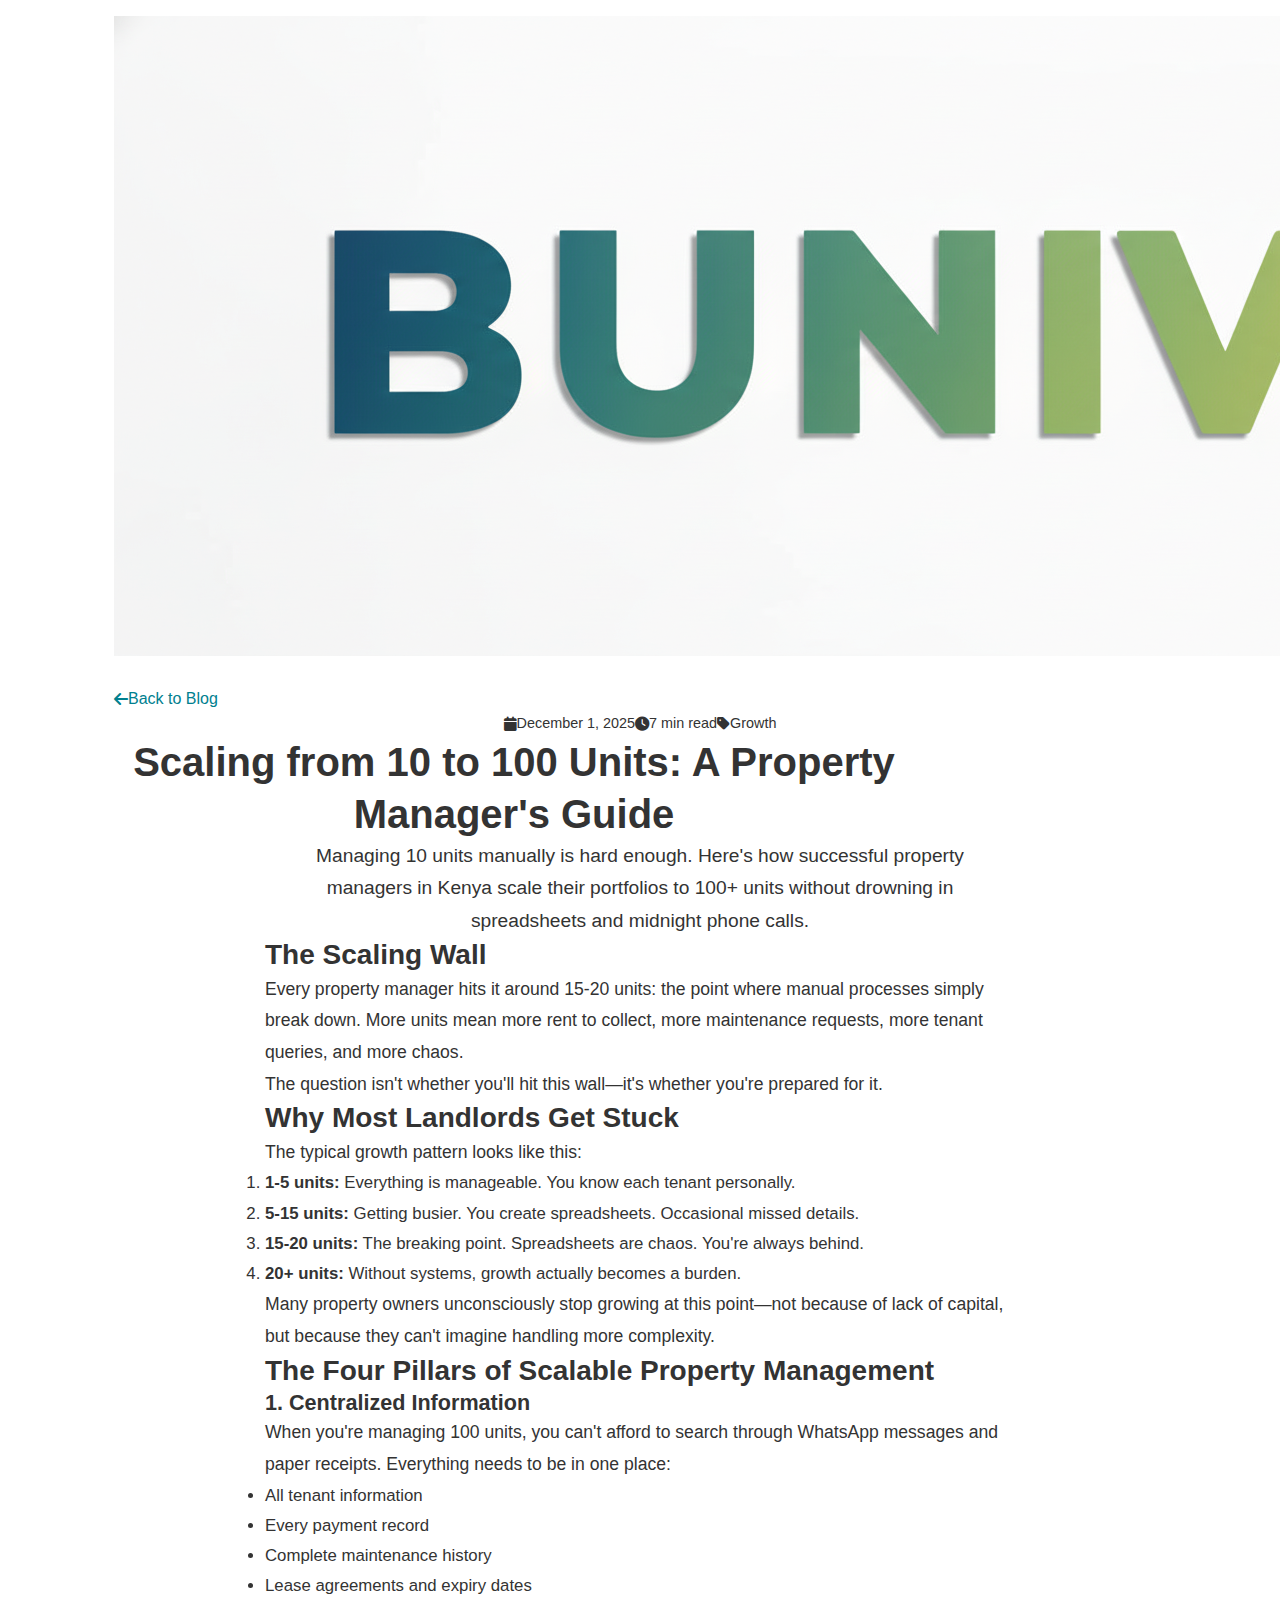
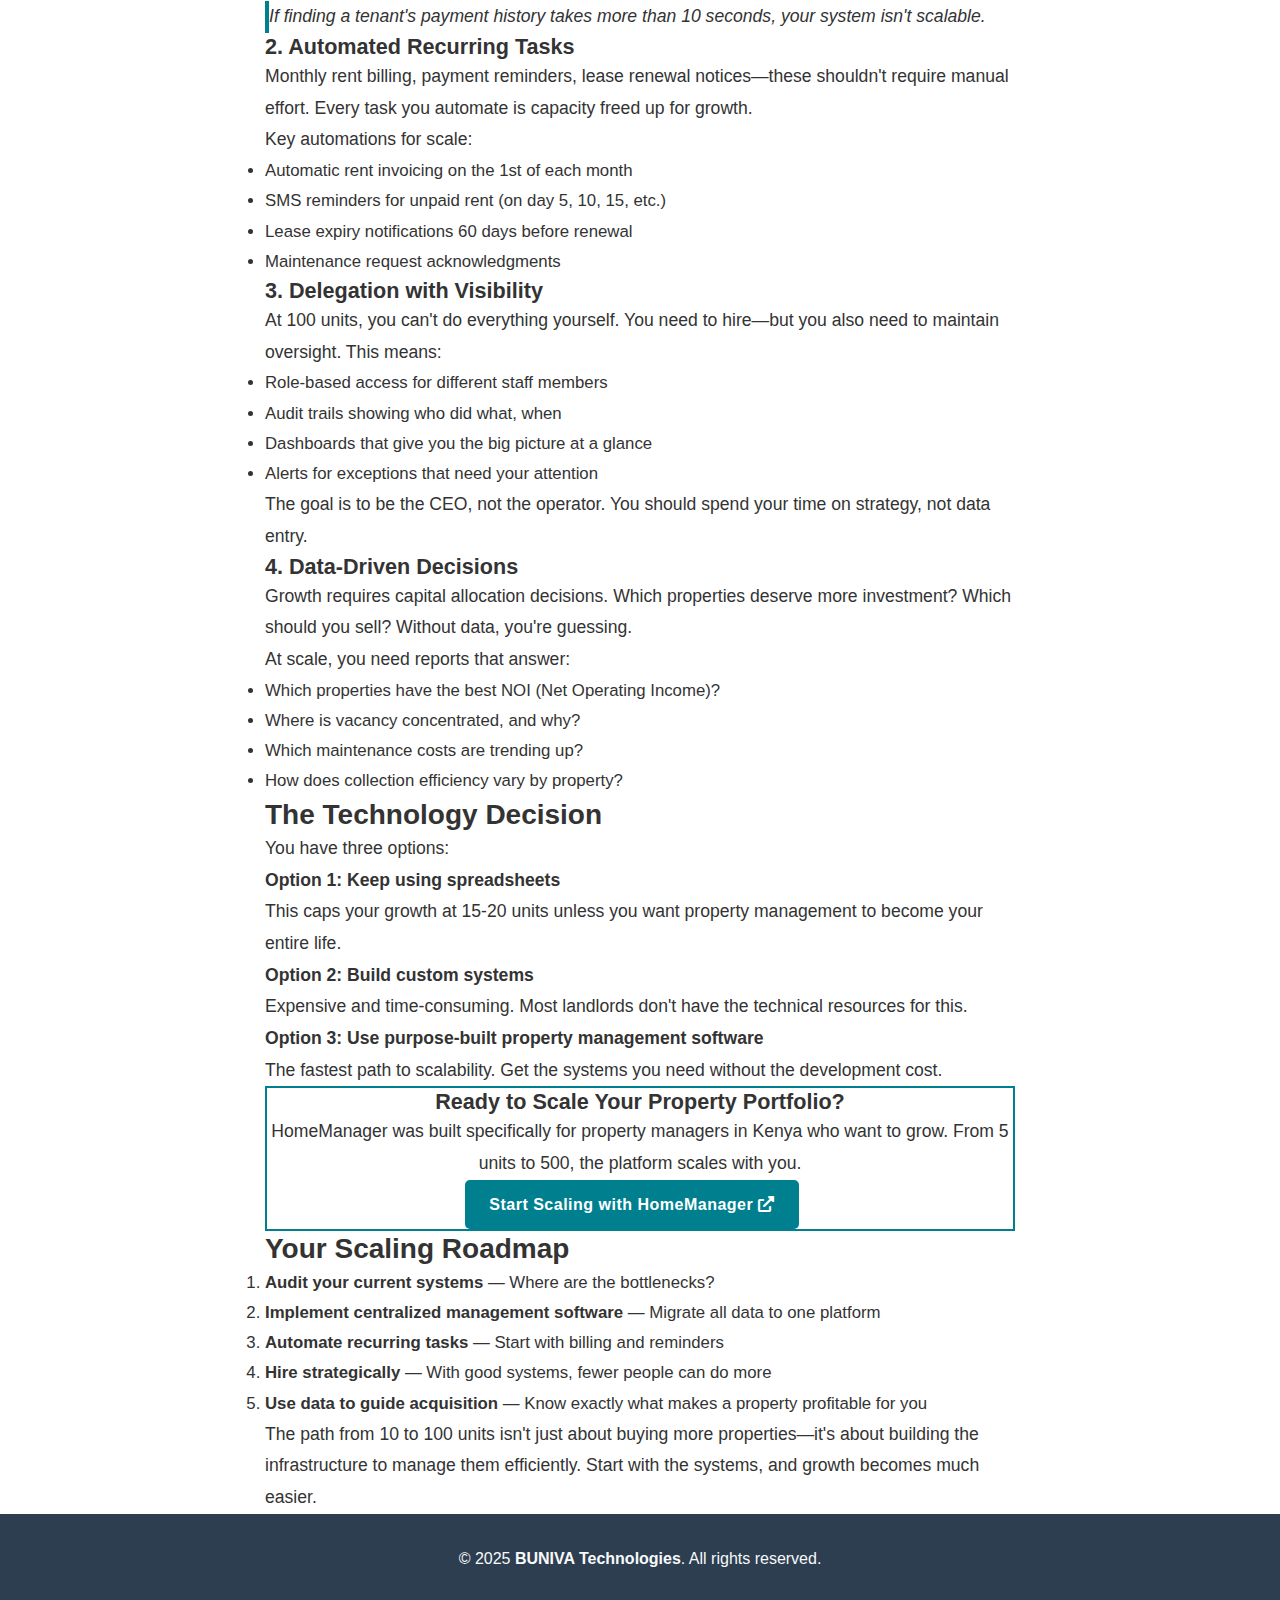
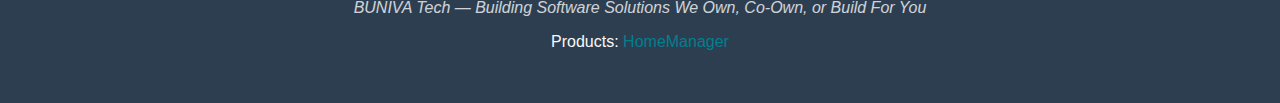
<file: blog/scaling-property-portfolio.html>
<!DOCTYPE html>
<html lang="en">

<head>
    <meta charset="UTF-8">
    <meta name="viewport" content="width=device-width, initial-scale=1.0">

    <!-- Primary SEO Meta Tags -->
    <title>Scaling from 10 to 100 Units: A Property Manager's Guide | BUNIVA Tech Blog</title>
    <meta name="description"
        content="Learn how successful property managers scale their portfolios from 10 to 100+ units without drowning in spreadsheets. Strategies for growth in Kenya's real estate market.">
    <meta name="keywords"
        content="scale property portfolio Kenya, property management growth, manage multiple properties, real estate scaling, property business Kenya, landlord growth strategies">
    <meta name="author" content="BUNIVA Technologies">
    <meta name="robots" content="index, follow">

    <!-- Favicon -->
    <link rel="icon" type="image/png" href="../buniva_logo.png">
    <link rel="apple-touch-icon" href="../buniva_logo.png">

    <!-- Canonical URL -->
    <link rel="canonical" href="https://buniva.com/blog/scaling-property-portfolio.html">

    <!-- Open Graph -->
    <meta property="og:type" content="article">
    <meta property="og:site_name" content="BUNIVA Technologies">
    <meta property="og:title" content="Scaling from 10 to 100 Units: A Property Manager's Guide">
    <meta property="og:description"
        content="How successful property managers scale their portfolios without drowning in spreadsheets.">
    <meta property="og:url" content="https://buniva.com/blog/scaling-property-portfolio.html">

    <!-- Structured Data - Article -->
    <script type="application/ld+json">
    {
        "@context": "https://schema.org",
        "@type": "BlogPosting",
        "headline": "Scaling from 10 to 100 Units: A Property Manager's Guide",
        "description": "Learn how successful property managers scale their portfolios without drowning in spreadsheets.",
        "author": {
            "@type": "Organization",
            "name": "BUNIVA Technologies"
        },
        "publisher": {
            "@type": "Organization",
            "name": "BUNIVA Technologies"
        },
        "datePublished": "2025-12-01"
    }
    </script>

    <!-- Google Fonts -->
    <link rel="preconnect" href="https://fonts.googleapis.com">
    <link rel="preconnect" href="https://fonts.gstatic.com" crossorigin>
    <link href="https://fonts.googleapis.com/css2?family=Inter:wght@300;400;500;600;700;800&display=swap"
        rel="stylesheet">

    <link rel="stylesheet" href="../style.css">
    <link rel="stylesheet" href="../blog.css">
    <link rel="stylesheet" href="https://cdnjs.cloudflare.com/ajax/libs/font-awesome/6.0.0/css/all.min.css">

    <!-- Google Analytics -->
    <script async src="https://www.googletagmanager.com/gtag/js?id=G-7G7T5SP105"></script>
    <script>
        window.dataLayer = window.dataLayer || [];
        function gtag() { dataLayer.push(arguments); }
        gtag('js', new Date());
        gtag('config', 'G-7G7T5SP105');
    </script>
</head>

<body>

    <header class="site-header">
        <div class="container header-container">
            <a href="../index.html" class="logo">
                <img src="../buniva_logo.png" alt="BUNIVA" class="logo-img">
            </a>
            <nav class="main-nav" id="main-nav">
                <button class="nav-close-btn" id="nav-close-btn" aria-label="Close menu">×</button>
                <ul>
                    <li><a href="../index.html">Home</a></li>
                    <li><a href="../index.html#products">Products</a></li>
                    <li><a href="../index.html#services">Services</a></li>
                    <li><a href="../blog.html" class="active">Blog</a></li>
                    <li><a href="../index.html#contact">Contact</a></li>
                </ul>
            </nav>
            <button class="nav-toggle-btn" id="nav-toggle-btn" aria-label="Open menu">☰</button>
            <button class="theme-toggle" id="theme-toggle" aria-label="Toggle dark mode">
                <i class="fas fa-moon"></i>
            </button>
        </div>
    </header>

    <main role="main">
        <article class="blog-article" itemscope itemtype="https://schema.org/BlogPosting">
            <div class="container">
                <a href="../blog.html" class="back-to-blog">
                    <i class="fas fa-arrow-left"></i> Back to Blog
                </a>

                <header class="article-header">
                    <div class="article-meta">
                        <span><i class="fas fa-calendar"></i> <time datetime="2025-12-01"
                                itemprop="datePublished">December 1, 2025</time></span>
                        <span><i class="fas fa-clock"></i> 7 min read</span>
                        <span><i class="fas fa-tag"></i> Growth</span>
                    </div>
                    <h1 itemprop="headline">Scaling from 10 to 100 Units: A Property Manager's Guide</h1>
                    <p class="article-excerpt" itemprop="description">Managing 10 units manually is hard enough. Here's
                        how successful property managers in Kenya scale their portfolios to 100+ units without drowning
                        in spreadsheets and midnight phone calls.</p>
                </header>

                <div class="article-content" itemprop="articleBody">

                    <h2>The Scaling Wall</h2>
                    <p>Every property manager hits it around 15-20 units: the point where manual processes simply break
                        down. More units mean more rent to collect, more maintenance requests, more tenant queries, and
                        more chaos.</p>

                    <p>The question isn't whether you'll hit this wall—it's whether you're prepared for it.</p>

                    <h2>Why Most Landlords Get Stuck</h2>
                    <p>The typical growth pattern looks like this:</p>
                    <ol>
                        <li><strong>1-5 units:</strong> Everything is manageable. You know each tenant personally.</li>
                        <li><strong>5-15 units:</strong> Getting busier. You create spreadsheets. Occasional missed
                            details.</li>
                        <li><strong>15-20 units:</strong> The breaking point. Spreadsheets are chaos. You're always
                            behind.</li>
                        <li><strong>20+ units:</strong> Without systems, growth actually becomes a burden.</li>
                    </ol>

                    <p>Many property owners unconsciously stop growing at this point—not because of lack of capital, but
                        because they can't imagine handling more complexity.</p>

                    <h2>The Four Pillars of Scalable Property Management</h2>

                    <h3>1. Centralized Information</h3>
                    <p>When you're managing 100 units, you can't afford to search through WhatsApp messages and paper
                        receipts. Everything needs to be in one place:</p>
                    <ul>
                        <li>All tenant information</li>
                        <li>Every payment record</li>
                        <li>Complete maintenance history</li>
                        <li>Lease agreements and expiry dates</li>
                    </ul>

                    <blockquote>
                        <p>If finding a tenant's payment history takes more than 10 seconds, your system isn't scalable.
                        </p>
                    </blockquote>

                    <h3>2. Automated Recurring Tasks</h3>
                    <p>Monthly rent billing, payment reminders, lease renewal notices—these shouldn't require manual
                        effort. Every task you automate is capacity freed up for growth.</p>

                    <p>Key automations for scale:</p>
                    <ul>
                        <li>Automatic rent invoicing on the 1st of each month</li>
                        <li>SMS reminders for unpaid rent (on day 5, 10, 15, etc.)</li>
                        <li>Lease expiry notifications 60 days before renewal</li>
                        <li>Maintenance request acknowledgments</li>
                    </ul>

                    <h3>3. Delegation with Visibility</h3>
                    <p>At 100 units, you can't do everything yourself. You need to hire—but you also need to maintain
                        oversight. This means:</p>
                    <ul>
                        <li>Role-based access for different staff members</li>
                        <li>Audit trails showing who did what, when</li>
                        <li>Dashboards that give you the big picture at a glance</li>
                        <li>Alerts for exceptions that need your attention</li>
                    </ul>

                    <p>The goal is to be the CEO, not the operator. You should spend your time on strategy, not data
                        entry.</p>

                    <h3>4. Data-Driven Decisions</h3>
                    <p>Growth requires capital allocation decisions. Which properties deserve more investment? Which
                        should you sell? Without data, you're guessing.</p>

                    <p>At scale, you need reports that answer:</p>
                    <ul>
                        <li>Which properties have the best NOI (Net Operating Income)?</li>
                        <li>Where is vacancy concentrated, and why?</li>
                        <li>Which maintenance costs are trending up?</li>
                        <li>How does collection efficiency vary by property?</li>
                    </ul>

                    <h2>The Technology Decision</h2>
                    <p>You have three options:</p>

                    <p><strong>Option 1: Keep using spreadsheets</strong><br>
                        This caps your growth at 15-20 units unless you want property management to become your entire
                        life.</p>

                    <p><strong>Option 2: Build custom systems</strong><br>
                        Expensive and time-consuming. Most landlords don't have the technical resources for this.</p>

                    <p><strong>Option 3: Use purpose-built property management software</strong><br>
                        The fastest path to scalability. Get the systems you need without the development cost.</p>

                    <!-- CTA Box -->
                    <div class="article-cta-box">
                        <h3>Ready to Scale Your Property Portfolio?</h3>
                        <p>HomeManager was built specifically for property managers in Kenya who want to grow. From 5
                            units to 500, the platform scales with you.</p>
                        <a href="https://homemanager.buniva.co.ke/" target="_blank" rel="noopener"
                            class="btn btn-primary">
                            <span>Start Scaling with HomeManager</span>
                            <i class="fas fa-external-link-alt"></i>
                        </a>
                    </div>

                    <h2>Your Scaling Roadmap</h2>
                    <ol>
                        <li><strong>Audit your current systems</strong> — Where are the bottlenecks?</li>
                        <li><strong>Implement centralized management software</strong> — Migrate all data to one
                            platform</li>
                        <li><strong>Automate recurring tasks</strong> — Start with billing and reminders</li>
                        <li><strong>Hire strategically</strong> — With good systems, fewer people can do more</li>
                        <li><strong>Use data to guide acquisition</strong> — Know exactly what makes a property
                            profitable for you</li>
                    </ol>

                    <p>The path from 10 to 100 units isn't just about buying more properties—it's about building the
                        infrastructure to manage them efficiently. Start with the systems, and growth becomes much
                        easier.</p>

                </div>
            </div>
        </article>
    </main>

    <footer class="site-footer" role="contentinfo">
        <div class="container">
            <div class="footer-content">
                <p>© 2025 <strong>BUNIVA Technologies</strong>. All rights reserved.</p>
                <p class="tagline">BUNIVA Tech — Building Software Solutions We Own, Co-Own, or Build For You</p>
                <p class="footer-products">Products: <a href="https://homemanager.buniva.co.ke/" target="_blank"
                        rel="noopener">HomeManager</a></p>
            </div>
        </div>
    </footer>

    <script src="../script.js"></script>

</body>

</html>
</file>
<file: style.css>
/* --- Base Styles & Variables (Enhanced Modern Palette) --- */
:root {
    --primary-color: #00808f; /* Enhanced Teal */
    --secondary-color: #2F4F4F; /* Dark Slate Gray */
    --accent-color: #ffd166; /* Refined Gold */
    --light-gray: #f8f9fa;
    --medium-gray: #e9ecef;
    --dark-gray: #2c3e50; /* Deeper dark for better contrast */
    --text-color: #333; /* Standard text color */
    --white: #ffffff;
    --off-white: #f7f9fc; /* Subtle off-white for layered backgrounds */
    --gradient-primary: linear-gradient(135deg, var(--primary-color) 0%, #005f73 100%);
    --gradient-accent: linear-gradient(135deg, #ffd166 0%, #ffb347 100%);
    --logo-gradient: linear-gradient(135deg, var(--primary-color) 35%, var(--accent-color) 100%);
    --box-shadow-sm: 0 4px 6px rgba(0,0,0,0.05);
    --box-shadow-md: 0 6px 12px rgba(0,0,0,0.08);
    --box-shadow-lg: 0 15px 25px rgba(0,0,0,0.1);
    --transition-fast: 0.2s ease;
    --transition-normal: 0.3s ease;
    --border-radius-sm: 4px;
    --border-radius-md: 8px;
    --border-radius-lg: 12px;
    --font-primary: 'Segoe UI', 'Helvetica Neue', Arial, Tahoma, Geneva, Verdana, sans-serif;
    --font-logo: 'Montserrat', 'Raleway', var(--font-primary);
    --base-font-size: 16px;
    --spacing-unit: 1rem; /* 16px */
}

* {
    box-sizing: border-box;
    margin: 0;
    padding: 0;
}

/* Force light mode for the entire site regardless of system preferences */
html {
    scroll-behavior: smooth; /* Smooth scroll for anchor links */
    font-size: var(--base-font-size);
    color-scheme: light; /* Explicitly sets the color scheme to light */
}

body {
    font-family: var(--font-primary); /* Apply base font here */
    line-height: 1.6;
    color: var(--text-color);
    background-color: var(--white);
    /* Add anti-aliasing for potentially smoother fonts */
    -webkit-font-smoothing: antialiased;
    -moz-osx-font-smoothing: grayscale;
}

/* --- Utility Classes --- */
.container {
    max-width: 1100px;
    margin: 0 auto;
    padding: 0 calc(var(--spacing-unit) * 1.5); /* 24px */
}

/* Ensure headings inherit base font */
h1, h2, h3, h4 {
    color: var(--secondary-color); /* Use Dark Slate Gray for headings */
    margin-bottom: var(--spacing-unit);
    line-height: 1.3;
    font-family: var(--font-primary); /* Explicitly set */
}

h1 { font-size: 2.8rem; }
h2 { font-size: 2rem; }
h3 { font-size: 1.4rem; }

/* Ensure paragraphs inherit */
p {
    margin-bottom: var(--spacing-unit);
    font-family: var(--font-primary); /* Explicitly set */
}

a {
    color: var(--primary-color); /* Links use Teal */
    text-decoration: none;
    transition: color 0.3s ease;
}

a:hover {
    color: var(--accent-color); /* Hover uses Gold */
}

section {
    padding: calc(var(--spacing-unit) * 4) 0; /* 64px top/bottom padding */
}

section:nth-child(even) {
     background-color: var(--light-gray);
}

/* --- Header & Navigation --- */
/* Enhanced header transitions */
.site-header {
    background-color: var(--white);
    padding: var(--spacing-unit) 0;
    position: sticky;
    top: 0;
    z-index: 1000;
    transition: all 0.4s ease;
    border-bottom: 1px solid transparent;
}

.site-header.scrolled {
    background-color: rgba(255, 255, 255, 0.98);
    box-shadow: var(--box-shadow-sm);
    padding: calc(var(--spacing-unit) * 0.6) 0;
    border-bottom: 1px solid var(--medium-gray);
}

.header-container {
    display: flex;
    justify-content: space-between;
    align-items: center;
}

.logo {
    font-family: var(--font-logo);
    font-size: 1.8rem;
    font-weight: 700;
    letter-spacing: 0.05em;
    color: var(--primary-color);
    text-decoration: none;
    position: relative;
    text-transform: uppercase;
    background: var(--logo-gradient);
    -webkit-background-clip: text;
    -webkit-text-fill-color: transparent;
    background-clip: text;
    text-shadow: 0 1px 1px rgba(0,0,0,0.05);
    transition: all var(--transition-normal);
}

.logo:hover {
    transform: scale(1.02);
    letter-spacing: 0.07em;
}

.main-nav ul {
    list-style: none;
    display: flex;
}

.main-nav li {
    margin-left: calc(var(--spacing-unit) * 1.5); /* 24px */
}

.main-nav a {
    color: var(--secondary-color); /* Nav links use Dark Slate Gray */
    font-weight: 500;
    padding: 0.5rem 0;
    position: relative;
    font-family: var(--font-primary); /* Ensure nav links use the correct font */
}

.main-nav a::after {
    content: '';
    position: absolute;
    bottom: 0;
    left: 0;
    width: 0;
    height: 2px;
    background-color: var(--accent-color); /* Underline uses Gold */
    transition: width 0.3s ease;
}

.main-nav a:hover::after,
.main-nav a.active::after { /* Add 'active' class via JS if needed */
    width: 100%;
}

.nav-toggle-btn,
.nav-close-btn {
    display: none; /* Hidden on desktop */
    background: none;
    border: none;
    font-size: 1.8rem;
    cursor: pointer;
    color: var(--secondary-color); /* Hamburger/Close icons */
}

/* --- Buttons --- */
.btn {
    display: inline-block;
    padding: calc(var(--spacing-unit) * 0.75) calc(var(--spacing-unit) * 1.5); /* 12px 24px */
    border: none;
    border-radius: 5px;
    font-weight: bold;
    text-align: center;
    cursor: pointer;
    transition: background-color 0.3s ease, transform 0.2s ease;
    margin-right: var(--spacing-unit); /* Default margin, overridden by flex gap where needed */
    font-family: inherit; /* *** Ensure buttons inherit font *** */
    letter-spacing: 0.5px; /* Optional: slightly increase spacing */
}

.btn-primary {
    background-color: var(--primary-color); /* Teal background */
    color: var(--white);
}

.btn-primary:hover {
    background-color: var(--secondary-color); /* Dark Slate Gray on hover */
    color: var(--white);
    transform: translateY(-2px);
}

.btn-secondary {
    background-color: transparent;
    color: var(--primary-color); /* Teal text/border */
    border: 2px solid var(--primary-color);
}

.btn-secondary:hover {
    background-color: var(--primary-color); /* Teal fill on hover */
    color: var(--white);
    transform: translateY(-2px);
}

/* --- Hero Section --- */
.hero-section {
    position: relative;
    background: linear-gradient(135deg, var(--secondary-color) 0%, #1a3030 100%);
    color: var(--white);
    text-align: center;
    padding: calc(var(--spacing-unit) * 8) 0;
    overflow: hidden;
    min-height: 85vh; /* Make hero section taller */
    display: flex;
    align-items: center;
    justify-content: center;
}

/* Particles container */
.particles-container {
    position: absolute;
    top: 0;
    left: 0;
    width: 100%;
    height: 100%;
    z-index: 1;
}

/* Dynamic gradient overlay */
.hero-gradient-overlay {
    position: absolute;
    top: 0;
    left: 0;
    width: 100%;
    height: 100%;
    background: radial-gradient(circle at 30% 50%, rgba(0, 128, 143, 0.25) 0%, transparent 50%),
                radial-gradient(circle at 70% 30%, rgba(255, 209, 102, 0.18) 0%, transparent 50%);
    z-index: 2;
    opacity: 0.8;
    animation: pulseGradient 10s ease-in-out infinite;
}

@keyframes pulseGradient {
    0%, 100% { opacity: 0.6; transform: scale(1); }
    50% { opacity: 0.8; transform: scale(1.05); }
}

.hero-section .container {
    position: relative;
    z-index: 3; /* Place content above the background pattern and gradient */
}

.hero-section h1 {
    color: var(--white);
    margin-bottom: calc(var(--spacing-unit) * 1.5);
    font-size: 3.8rem;
    font-weight: 700;
    letter-spacing: -0.5px;
    text-shadow: 0 0 15px rgba(0, 128, 143, 0.5);
    line-height: 1.2;
    opacity: 0; /* Start invisible for animation */
    transform: translateY(20px);
    animation: fadeSlideUp 1s ease forwards 0.2s;
}

/* Dynamic highlight in heading */
.hero-section .highlight {
    background: linear-gradient(90deg, var(--primary-color) 0%, #00b4cc 50%, var(--primary-color) 100%);
    background-size: 200% auto;
    background-clip: text;
    -webkit-background-clip: text;
    color: transparent;
    display: inline-block;
    animation: gradientFlow 5s ease infinite;
    text-shadow: none;
    position: relative;
}

.hero-section .highlight::after {
    content: '';
    position: absolute;
    bottom: -5px;
    left: 0;
    width: 100%;
    height: 2px;
    background: var(--gradient-primary);
    background-size: 200% auto;
    animation: gradientFlow 5s ease infinite;
}

@keyframes gradientFlow {
    0% { background-position: 0% center; }
    50% { background-position: 100% center; }
    100% { background-position: 0% center; }
}

.hero-section .subtitle {
    font-size: 1.3rem;
    margin-bottom: calc(var(--spacing-unit) * 2.5);
    opacity: 0;
    transform: translateY(20px);
    animation: fadeSlideUp 1s ease forwards 0.4s;
    max-width: 700px;
    margin-left: auto;
    margin-right: auto;
    line-height: 1.7;
}

/* Animation for hero content */
@keyframes fadeSlideUp {
    to {
        opacity: 1;
        transform: translateY(0);
    }
}

.hero-section .cta-buttons {
    margin-top: calc(var(--spacing-unit) * 2.5);
    display: flex;
    justify-content: center;
    align-items: center;
    flex-wrap: wrap;
    gap: var(--spacing-unit);
    opacity: 0;
    animation: fadeIn 1s ease forwards 0.6s;
}

@keyframes fadeIn {
    to {
        opacity: 1;
    }
}

/* Enhanced CTA Buttons */
.hero-section .btn {
    font-family: inherit;
    margin-right: 0; /* Remove default margin */
    padding: calc(var(--spacing-unit) * 0.9) calc(var(--spacing-unit) * 2);
    border-radius: var(--border-radius-md);
    font-size: 1.05rem;
    letter-spacing: 0.5px;
    box-shadow: var(--box-shadow-md);
    transition: all 0.3s ease;
}

.hero-section .btn-primary {
    background: var(--gradient-accent);
    color: var(--dark-gray);
    border: none;
    position: relative;
    overflow: hidden;
}

.hero-section .btn-primary::after {
    content: '';
    position: absolute;
    top: 0;
    left: 0;
    width: 100%;
    height: 100%;
    background: rgba(255, 255, 255, 0.15);
    transform: translateX(-100%);
    transition: transform 0.6s ease;
}

.hero-section .btn-primary:hover {
    transform: translateY(-3px) scale(1.02);
    box-shadow: var(--box-shadow-lg);
}

.hero-section .btn-primary:hover::after {
    transform: translateX(0);
}

.hero-section .btn-secondary {
    background-color: transparent;
    color: var(--white);
    border: 2px solid var(--primary-color);
    position: relative;
    overflow: hidden;
}

.hero-section .btn-secondary::after {
    content: '';
    position: absolute;
    top: 0;
    left: 0;
    width: 100%;
    height: 100%;
    background: rgba(0, 128, 143, 0.1);
    transform: translateX(-100%);
    transition: transform 0.6s ease;
}

.hero-section .btn-secondary:hover {
    background-color: rgba(0, 128, 143, 0.15);
    color: var(--white);
    border-color: var(--primary-color);
    transform: translateY(-3px) scale(1.02);
}

.hero-section .btn-secondary:hover::after {
    transform: translateX(0);
}

/* --- What We Do Snippet --- */
.what-we-do-snippet {
    text-align: center;
}
.features-grid {
    display: grid;
    grid-template-columns: repeat(auto-fit, minmax(220px, 1fr));
    gap: calc(var(--spacing-unit) * 2);
    margin-top: calc(var(--spacing-unit) * 2);
    text-align: left;
}
.feature-item {
    background-color: var(--white);
    padding: calc(var(--spacing-unit) * 1.5);
    border-radius: 8px;
    box-shadow: 0 4px 15px rgba(0,0,0,0.07);
    transition: transform 0.3s ease, box-shadow 0.3s ease;
    border-bottom: 3px solid transparent;
}
.feature-item:hover, .feature-item.hover {
    transform: translateY(-5px);
    box-shadow: var(--box-shadow-md);
    border-bottom: 3px solid var(--primary-color);
    background-color: var(--off-white);
}
/* Style the Feature icons */
.feature-item i {
    color: var(--primary-color); /* Consistent teal icons */
    margin-bottom: calc(var(--spacing-unit) * 0.75);
    display: block;
    transition: all 0.3s ease;
}
.feature-item:hover i {
    transform: scale(1.15);
    color: var(--accent-color); /* Consistent accent color on hover */
}
.feature-item h3 {
    margin-top: 0; /* Reset top margin if icon is present */
    margin-bottom: calc(var(--spacing-unit) * 0.5);
    font-size: 1.3rem; /* Slightly larger heading */
    color: var(--secondary-color);
}

.link-more {
    display: inline-block;
    margin-top: calc(var(--spacing-unit) * 2);
    font-weight: bold;
}

/* --- Solutions Section --- */
.solutions-section {
     text-align: center;
}
.focus-areas-grid {
    display: flex;
    flex-wrap: wrap;
    justify-content: center;
    gap: var(--spacing-unit);
    margin: calc(var(--spacing-unit) * 2) 0;
}
.focus-area {
    background-color: var(--medium-gray);
    color: var(--secondary-color);
    padding: calc(var(--spacing-unit) * 0.5) var(--spacing-unit);
    border-radius: 20px;
    font-size: 0.9rem;
    font-weight: 500;
    transition: transform 0.3s ease, background-color 0.3s ease;
}
.focus-area:hover {
    transform: translateY(-3px) scale(1.05);
    background-color: var(--accent-color);
    color: var(--secondary-color);
}
.tech-highlight {
    margin-top: calc(var(--spacing-unit) * 1.5);
    font-style: italic;
    color: var(--dark-gray);
}

/* --- Solutions Cards --- */
.solutions-cards {
    display: grid;
    grid-template-columns: repeat(auto-fit, minmax(300px, 1fr));
    gap: 30px;
    margin: 40px 0;
}

.solution-card {
    background: var(--white);
    border-radius: var(--border-radius-lg);
    box-shadow: var(--box-shadow-md);
    padding: 30px;
    text-align: left;
    transition: transform 0.3s ease, box-shadow 0.3s ease;
    position: relative;
    overflow: hidden;
    border-bottom: 3px solid transparent;
}

.solution-card::before {
    content: '';
    position: absolute;
    top: 0;
    left: 0;
    width: 100%;
    height: 5px;
    background: var(--gradient-primary);
    transform: scaleX(0);
    transform-origin: left;
    transition: transform 0.4s ease;
}

.solution-card:hover {
    transform: translateY(-10px);
    box-shadow: var(--box-shadow-lg);
    border-bottom: 3px solid var(--accent-color);
    background-color: var(--off-white);
}

.solution-card:hover::before {
    transform: scaleX(1);
}

.solution-card:hover .solution-icon {
    background: rgba(0, 128, 143, 0.1);
}

.solution-card:hover .solution-icon i {
    color: var(--accent-color);
    transform: scale(1.15);
}

.solution-icon {
    display: inline-flex;
    align-items: center;
    justify-content: center;
    width: 60px;
    height: 60px;
    background: var(--off-white);
    border-radius: 50%;
    margin-bottom: 20px;
}

.solution-icon i {
    font-size: 24px;
    color: var(--primary-color);
}

.solution-card h3 {
    margin-bottom: 15px;
    color: var(--secondary-color);
    font-size: 1.4rem;
}

.solution-card p {
    color: var(--text-color);
    font-size: 0.95rem;
    line-height: 1.7;
}

/* --- Why BUNIVA Section (Enhanced) --- */
.why-buniva-section {
    background: linear-gradient(135deg, var(--secondary-color) 0%, #1a3030 100%);
    color: var(--white);
    padding: calc(var(--spacing-unit) * 6) 0;
    position: relative;
    overflow: hidden;
}

/* Add subtle background pattern */
.why-buniva-section::before {
    content: "";
    position: absolute;
    top: 0;
    left: 0;
    width: 100%;
    height: 100%;
    background-image: 
        radial-gradient(circle at 20% 80%, rgba(255, 255, 255, 0.07) 0%, transparent 25%),
        radial-gradient(circle at 80% 20%, rgba(255, 255, 255, 0.05) 0%, transparent 30%);
    opacity: 0.8;
    z-index: 1;
}

.why-buniva-section .container {
    position: relative;
    z-index: 2;
}

.why-buniva-section h2 {
    color: var(--white);
    text-align: center;
    margin-bottom: calc(var(--spacing-unit) * 3);
    font-size: 2.4rem;
    font-weight: 700;
    text-shadow: 0 2px 10px rgba(0,0,0,0.2);
}

.benefits-grid {
    display: grid;
    /* Adjust columns for 5 items - start with 3 */
    grid-template-columns: repeat(3, 1fr);
    gap: calc(var(--spacing-unit) * 2.5); /* Increase gap slightly */
    margin-top: calc(var(--spacing-unit) * 2);
}

.benefit-item {
    text-align: center;
    transition: all 0.4s ease;
    background: rgba(255, 255, 255, 0.05);
    border-radius: var(--border-radius-lg);
    padding: calc(var(--spacing-unit) * 2);
    box-shadow: 0 4px 20px rgba(0, 0, 0, 0.2);
    border: 1px solid rgba(255, 255, 255, 0.1);
    backdrop-filter: blur(5px);
}

.benefit-item:hover, .benefit-item.hover {
    transform: translateY(-8px);
    background: rgba(255, 255, 255, 0.08);
    border-color: rgba(255, 255, 255, 0.2);
    box-shadow: 0 8px 25px rgba(0, 0, 0, 0.3);
}

.benefit-item:hover i, .benefit-item.hover i {
    transform: scale(1.2) rotate(5deg);
    transition: all 0.4s ease;
    color: var(--white);
}

/* Style the added icons */
.benefit-item i {
    color: var(--accent-color);
    font-size: 2.5rem;
    margin-bottom: calc(var(--spacing-unit) * 1.5);
    display: inline-block;
    background: rgba(255, 255, 255, 0.1);
    width: 80px;
    height: 80px;
    line-height: 80px;
    border-radius: 50%;
    transition: all 0.4s ease;
}

.benefit-item h3 {
    color: var(--accent-color);
    margin-bottom: calc(var(--spacing-unit) * 1);
    font-size: 1.3rem;
    font-weight: 600;
    letter-spacing: 0.5px;
}

.benefit-item p {
    color: rgba(255, 255, 255, 0.9);
    font-size: 1rem;
    line-height: 1.7;
    margin-left: auto;
    margin-right: auto;
    max-width: none;
}

/* --- Approach Section --- */
.approach-section {
    text-align: center;
}
.approach-details {
    display: grid;
    grid-template-columns: repeat(auto-fit, minmax(250px, 1fr));
    gap: calc(var(--spacing-unit) * 2);
    margin-top: calc(var(--spacing-unit) * 2);
    text-align: left;
}
.approach-details article {
    padding: var(--spacing-unit);
    border-left: 4px solid var(--primary-color); /* Teal border */
    background-color: var(--light-gray); /* Keep light background */
}
.approach-details article h3 {
    color: var(--secondary-color); /* Match other headings */
    font-size: 1.3rem;
}

/* --- Partnerships Section --- */
.partnerships-section {
    text-align: center;
}
.partner-types {
    display: flex;
    flex-wrap: wrap;
    justify-content: center;
    gap: calc(var(--spacing-unit) * 1.5);
    margin: calc(var(--spacing-unit) * 2) 0;
    font-weight: 500;
    color: var(--secondary-color);
}
.partner-types div {
    border: 1px solid var(--medium-gray);
    padding: calc(var(--spacing-unit) * 0.75) calc(var(--spacing-unit) * 1.25);
    border-radius: 5px;
    display: flex; /* Align icon and text */
    align-items: center;
    gap: calc(var(--spacing-unit) * 0.5); /* Space between icon and text */
}
.partner-types i {
    color: var(--primary-color); /* Teal icon */
}


/* --- About Section --- */
.about-content {
    display: grid;
    grid-template-columns: repeat(auto-fit, minmax(300px, 1fr));
    gap: calc(var(--spacing-unit) * 3);
    margin-top: var(--spacing-unit);
}
.about-content h3 {
    color: var(--primary-color); /* Teal headings */
    font-size: 1.3rem;
}
.about-content p:last-child {
    margin-bottom: 0;
}

/* --- Contact Section --- */
.contact-section {
    text-align: center;
}
.contact-details {
    margin: calc(var(--spacing-unit) * 1.5) 0;
    line-height: 1.8; /* Improve spacing */
}
.contact-details p { margin-bottom: calc(var(--spacing-unit) * 0.5); }

/* Style inline social links */
.social-links-inline a {
    color: var(--secondary-color); /* Dark Slate Gray icons */
    font-size: 1.5rem; /* Adjust size */
    margin: 0 calc(var(--spacing-unit) * 0.3);
    transition: color 0.3s ease;
}
.social-links-inline a:hover {
    color: var(--primary-color); /* Teal hover */
}

.contact-form {
    max-width: 600px;
    margin: calc(var(--spacing-unit) * 2) auto 0;
    text-align: left;
}

/* --- Contact Form Enhancements --- */
.form-group {
    position: relative;
    margin-bottom: calc(var(--spacing-unit) * 1.5);
}

.form-group input,
.form-group textarea {
    width: 100%;
    padding: calc(var(--spacing-unit) * 0.8) calc(var(--spacing-unit));
    border: 2px solid var(--medium-gray);
    border-radius: var(--border-radius-md);
    font-family: inherit;
    font-size: 1rem;
    background-color: var(--white);
    transition: border-color 0.3s ease, box-shadow 0.3s ease, transform 0.2s ease;
}

.form-group input:focus,
.form-group textarea:focus {
    outline: none;
    border-color: var(--primary-color);
    box-shadow: 0 0 0 3px rgba(0, 128, 143, 0.1);
    transform: translateY(-2px);
}

.form-group label {
    display: block;
    margin-bottom: calc(var(--spacing-unit) * 0.5);
    font-weight: 600;
    color: var(--secondary-color);
    transition: color 0.3s ease;
}

.form-group:focus-within label {
    color: var(--primary-color);
}

.contact-form button[type="submit"] {
    display: inline-block;
    padding: calc(var(--spacing-unit) * 0.9) calc(var(--spacing-unit) * 2.5);
    margin-top: calc(var(--spacing-unit) * 1.5);
    background: var(--gradient-primary);
    color: var(--white);
    font-weight: 600;
    letter-spacing: 0.5px;
    border-radius: var(--border-radius-md);
    border: none;
    cursor: pointer;
    box-shadow: var(--box-shadow-md);
    transition: all 0.3s ease;
}

.contact-form button[type="submit"]:hover {
    transform: translateY(-3px);
    box-shadow: var(--box-shadow-lg);
    filter: brightness(1.1);
}

/* --- Footer --- */
.site-footer {
    background-color: var(--dark-gray); /* Keep standard dark grey footer */
    color: var(--light-gray);
    padding: calc(var(--spacing-unit) * 2) 0;
    text-align: center;
}
.footer-content {
    display: flex;
    flex-direction: column;
    align-items: center;
    gap: calc(var(--spacing-unit) * 0.5);
}
.footer-content .tagline {
    font-style: italic;
    opacity: 0.8;
    margin: 0;
}
.social-links a {
    color: var(--light-gray);
    margin: 0 calc(var(--spacing-unit) * 0.5);
    font-size: 1.5rem; /* Consistent icon size */
}
.social-links a:hover {
    color: var(--accent-color); /* Gold hover for social links */
    transform: scale(1.1); /* Slight scale on hover */
    transition: color 0.3s ease, transform 0.3s ease;
}


/* --- Responsive Design --- */
@media (max-width: 992px) { /* Adjust breakpoint if needed */
    .benefits-grid {
        grid-template-columns: repeat(2, 1fr); /* 2 columns on medium screens */
    }
}

@media (max-width: 768px) {
    h1 { font-size: 2.2rem; }
    h2 { font-size: 1.8rem; }

    .container {
        padding: 0 var(--spacing-unit); /* 16px */
    }

    /* Mobile Navigation */
    .main-nav {
        position: fixed;
        top: 0;
        right: -100%; /* Start hidden off-screen */
        width: 70%;
        max-width: 300px;
        height: 100vh;
        background-color: var(--white);
        box-shadow: -2px 0 5px rgba(0,0,0,0.2);
        transition: right 0.4s ease-in-out;
        padding-top: calc(var(--spacing-unit) * 4);
        z-index: 1001; /* Above header */
    }
    .main-nav.active {
        right: 0; /* Slide in */
    }
    .main-nav ul {
        flex-direction: column;
        align-items: center;
    }
    .main-nav li {
        margin: var(--spacing-unit) 0;
        width: 100%;
        text-align: center;
    }
    .main-nav a {
        display: block;
        padding: var(--spacing-unit) 0;
        font-family: var(--font-primary); /* Reiterate font for mobile nav links */
    }
     .main-nav a::after { /* Remove underline effect on mobile nav items */
        display: none;
    }

    .nav-toggle-btn {
        display: block; /* Show hamburger */
    }
    .nav-close-btn {
        display: block; /* Show close button inside menu */
        position: absolute;
        top: var(--spacing-unit);
        right: var(--spacing-unit);
        font-size: 2rem;
    }

    .features-grid,
    .approach-details {
        grid-template-columns: 1fr; /* Stack items */
    }

    .about-content {
         grid-template-columns: 1fr;
    }

     .contact-form {
        max-width: 95%;
    }

    /* Adjust hero button layout for stacking */
    .hero-section .cta-buttons {
        flex-direction: column; /* Stack buttons vertically */
        align-items: center; /* Center stack */
    }
    .hero-section .btn {
        width: 80%; /* Make buttons wider on mobile */
        max-width: 300px; /* Optional: max width */
        margin-right: 0; /* Ensure no margin when stacked */
    }

     /* Adjust Partner Types for Mobile */
     .partner-types {
        flex-direction: column;
        align-items: center;
     }
}

@media (max-width: 576px) { /* Adjust breakpoint if needed */
    .benefits-grid {
        grid-template-columns: 1fr; /* 1 column on small screens */
    }
    .benefit-item p {
         max-width: none; /* Allow text to fill width on mobile */
    }
}

/* --- Scroll Navigation Buttons --- */
.scroll-nav-buttons {
    position: fixed;
    bottom: 30px;
    right: 30px;
    z-index: 999; /* Below header if it's 1000 */
    display: flex;
    flex-direction: column;
    gap: 10px;
    /* --- Initially Hidden --- */
    opacity: 0;
    visibility: hidden;
    transform: translateY(20px); /* Start slightly lower */
    transition: opacity 0.4s ease, visibility 0.4s ease, transform 0.4s ease;
}

/* Style to show buttons when active */
.scroll-nav-buttons.visible {
    opacity: 1;
    visibility: visible;
    transform: translateY(0); /* Slide into place */
}

.scroll-btn {
    background-color: rgba(47, 79, 79, 0.8); /* Semi-transparent Dark Slate Gray */
    color: var(--white);
    border: none;
    border-radius: 50%; /* Circular buttons */
    width: 45px;
    height: 45px;
    font-size: 1rem;
    cursor: pointer;
    display: flex;
    justify-content: center;
    align-items: center;
    box-shadow: var(--box-shadow-md);
    transition: background-color 0.3s ease, transform 0.2s ease, opacity 0.3s ease;
    position: relative;
    overflow: hidden;
}

.scroll-btn::after {
    content: '';
    position: absolute;
    top: 50%;
    left: 50%;
    width: 100%;
    height: 100%;
    background: radial-gradient(circle, rgba(255,255,255,0.3) 0%, rgba(255,255,255,0) 70%);
    transform: translate(-50%, -50%) scale(0);
    transition: transform 0.4s ease-out;
    border-radius: 50%;
}

.scroll-btn:hover {
    background-color: var(--primary-color); /* Teal on hover */
    transform: scale(1.1);
}

.scroll-btn:hover::after {
    transform: translate(-50%, -50%) scale(2);
}

.scroll-btn:disabled {
    opacity: 0.4;
    cursor: not-allowed;
    background-color: rgba(100, 100, 100, 0.6); /* Dimmed grey when disabled */
    transform: scale(1); /* No scale effect when disabled */
}

.scroll-btn:disabled:hover {
     background-color: rgba(100, 100, 100, 0.6); /* Keep hover same as disabled */
}

/* Specific icon adjustments if needed */
.scroll-btn i {
    line-height: 1; /* Ensure icon centers properly */
}

/* Media query to potentially hide on very small screens if they obstruct */
@media (max-width: 576px) {
    .scroll-nav-buttons {
        bottom: 20px;
        right: 20px;
    }
     .scroll-btn {
        width: 40px;
        height: 40px;
        font-size: 0.9rem;
    }
}

/* --- Animation Styles --- */
.animate-on-scroll {
    opacity: 1; /* Make elements visible by default */
    transition: opacity 0.6s ease, transform 0.6s ease;
}

.animate-on-scroll.animated {
    opacity: 1;
    transform: translateY(0);
}

/* Add staggered delay based on data-delay attribute */
[data-delay="150"].animate-on-scroll {
    transition-delay: 0.15s;
}

[data-delay="300"].animate-on-scroll {
    transition-delay: 0.3s;
}

[data-delay="450"].animate-on-scroll {
    transition-delay: 0.45s;
}

/* Enhanced section titles */
.section-title {
    position: relative;
    padding-bottom: 15px;
    margin-bottom: 30px;
}

.section-title::after {
    content: '';
    position: absolute;
    bottom: 0;
    left: 50%;
    transform: translateX(-50%);
    width: 80px;
    height: 3px;
    background: var(--gradient-primary);
    border-radius: 2px;
}
</file>
<file: blog.css>
/* ============================================
   Blog Page Styles - BUNIVA Tech
   ============================================ */

/* Blog Hero Section */
.blog-hero {
    background: var(--gradient-hero);
    padding: 160px 0 80px;
    text-align: center;
    position: relative;
    overflow: hidden;
}

.blog-hero::before {
    content: '';
    position: absolute;
    inset: 0;
    background: radial-gradient(circle at 30% 70%, rgba(13, 148, 136, 0.3) 0%, transparent 50%),
        radial-gradient(circle at 70% 30%, rgba(139, 92, 246, 0.2) 0%, transparent 50%);
}

.blog-hero .container {
    position: relative;
    z-index: 2;
}

.blog-hero h1 {
    color: #ffffff;
    font-size: 3rem;
    font-weight: 800;
    margin-bottom: var(--spacing-md);
}

.blog-hero .highlight {
    background: var(--gradient-primary);
    -webkit-background-clip: text;
    -webkit-text-fill-color: transparent;
    background-clip: text;
}

.blog-hero .subtitle {
    color: rgba(255, 255, 255, 0.8);
    font-size: 1.2rem;
    max-width: 600px;
    margin: 0 auto;
}

/* Blog Posts Section */
.blog-posts-section {
    padding: var(--spacing-3xl) 0;
    background: var(--bg-primary);
}

.blog-grid {
    display: grid;
    grid-template-columns: repeat(auto-fit, minmax(340px, 1fr));
    gap: var(--spacing-xl);
    margin-bottom: var(--spacing-3xl);
}

/* Blog Card */
.blog-card {
    background: var(--bg-secondary);
    border: 1px solid var(--border-color);
    border-radius: var(--radius-xl);
    overflow: hidden;
    transition: all var(--transition-base);
}

.blog-card:hover {
    transform: translateY(-8px);
    box-shadow: var(--shadow-xl);
}

.blog-card-image {
    position: relative;
    height: 200px;
    background: var(--gradient-hero);
    display: flex;
    align-items: center;
    justify-content: center;
}

.placeholder-image {
    width: 80px;
    height: 80px;
    background: rgba(255, 255, 255, 0.1);
    border-radius: 50%;
    display: flex;
    align-items: center;
    justify-content: center;
}

.placeholder-image i {
    font-size: 2rem;
    color: rgba(255, 255, 255, 0.8);
}

.blog-category {
    position: absolute;
    top: var(--spacing-md);
    left: var(--spacing-md);
    background: var(--gradient-primary);
    color: white;
    padding: var(--spacing-xs) var(--spacing-md);
    border-radius: var(--radius-full);
    font-size: 0.75rem;
    font-weight: 600;
    text-transform: uppercase;
    letter-spacing: 0.5px;
}

.blog-card-content {
    padding: var(--spacing-xl);
}

.blog-card-content time {
    color: var(--text-muted);
    font-size: 0.85rem;
    display: block;
    margin-bottom: var(--spacing-sm);
}

.blog-card-content h2 {
    font-size: 1.25rem;
    font-weight: 700;
    margin-bottom: var(--spacing-md);
    line-height: 1.4;
}

.blog-card-content h2 a {
    color: var(--text-primary);
    text-decoration: none;
    transition: color var(--transition-fast);
}

.blog-card-content h2 a:hover {
    color: var(--primary-color);
}

.blog-card-content p {
    color: var(--text-secondary);
    font-size: 0.95rem;
    line-height: 1.7;
    margin-bottom: var(--spacing-lg);
}

.read-more {
    display: inline-flex;
    align-items: center;
    gap: var(--spacing-sm);
    color: var(--primary-color);
    font-weight: 600;
    text-decoration: none;
    transition: all var(--transition-fast);
}

.read-more:hover {
    gap: var(--spacing-md);
    color: var(--primary-light);
}

.read-more i {
    font-size: 0.85rem;
    transition: transform var(--transition-fast);
}

.read-more:hover i {
    transform: translateX(4px);
}

/* Blog CTA Section */
.blog-cta {
    background: var(--glass-bg);
    backdrop-filter: var(--glass-blur);
    -webkit-backdrop-filter: var(--glass-blur);
    border: 1px solid var(--border-color);
    border-radius: var(--radius-xl);
    padding: var(--spacing-2xl);
    text-align: center;
}

.blog-cta h3 {
    color: var(--text-primary);
    font-size: 1.5rem;
    margin-bottom: var(--spacing-md);
}

.blog-cta p {
    color: var(--text-secondary);
    max-width: 500px;
    margin: 0 auto var(--spacing-lg);
}

/* Blog Article Page */
.blog-article {
    padding: 140px 0 var(--spacing-3xl);
    background: var(--bg-primary);
}

.article-header {
    text-align: center;
    margin-bottom: var(--spacing-2xl);
}

.article-meta {
    display: flex;
    align-items: center;
    justify-content: center;
    gap: var(--spacing-md);
    color: var(--text-muted);
    font-size: 0.9rem;
    margin-bottom: var(--spacing-lg);
}

.article-meta span {
    display: flex;
    align-items: center;
    gap: var(--spacing-xs);
}

.article-header h1 {
    font-size: 2.5rem;
    font-weight: 800;
    color: var(--text-primary);
    max-width: 800px;
    margin: 0 auto var(--spacing-lg);
    line-height: 1.3;
}

.article-excerpt {
    font-size: 1.2rem;
    color: var(--text-secondary);
    max-width: 700px;
    margin: 0 auto;
    line-height: 1.7;
}

/* Article Content */
.article-content {
    max-width: 750px;
    margin: 0 auto;
}

.article-content h2 {
    font-size: 1.75rem;
    font-weight: 700;
    color: var(--text-primary);
    margin: var(--spacing-2xl) 0 var(--spacing-lg);
}

.article-content h3 {
    font-size: 1.35rem;
    font-weight: 600;
    color: var(--text-primary);
    margin: var(--spacing-xl) 0 var(--spacing-md);
}

.article-content p {
    color: var(--text-secondary);
    font-size: 1.1rem;
    line-height: 1.8;
    margin-bottom: var(--spacing-lg);
}

.article-content ul,
.article-content ol {
    margin: var(--spacing-lg) 0;
    padding-left: var(--spacing-xl);
}

.article-content li {
    color: var(--text-secondary);
    font-size: 1.05rem;
    line-height: 1.8;
    margin-bottom: var(--spacing-sm);
}

.article-content strong {
    color: var(--text-primary);
}

.article-content blockquote {
    background: var(--bg-secondary);
    border-left: 4px solid var(--primary-color);
    padding: var(--spacing-lg) var(--spacing-xl);
    margin: var(--spacing-xl) 0;
    border-radius: 0 var(--radius-md) var(--radius-md) 0;
}

.article-content blockquote p {
    font-style: italic;
    margin: 0;
}

/* Article CTA Box */
.article-cta-box {
    background: linear-gradient(135deg, var(--bg-secondary) 0%, var(--bg-tertiary) 100%);
    border: 2px solid var(--primary-color);
    border-radius: var(--radius-xl);
    padding: var(--spacing-2xl);
    text-align: center;
    margin: var(--spacing-2xl) 0;
}

.article-cta-box h3 {
    color: var(--text-primary);
    margin-bottom: var(--spacing-md);
}

.article-cta-box p {
    margin-bottom: var(--spacing-lg);
}

/* Back to Blog Link */
.back-to-blog {
    display: inline-flex;
    align-items: center;
    gap: var(--spacing-sm);
    color: var(--primary-color);
    text-decoration: none;
    font-weight: 500;
    margin-bottom: var(--spacing-xl);
    transition: all var(--transition-fast);
}

.back-to-blog:hover {
    color: var(--primary-light);
}

.back-to-blog i {
    transition: transform var(--transition-fast);
}

.back-to-blog:hover i {
    transform: translateX(-4px);
}

/* Responsive */
@media (max-width: 768px) {
    .blog-hero {
        padding: 120px 0 60px;
    }

    .blog-hero h1 {
        font-size: 2rem;
    }

    .blog-grid {
        grid-template-columns: 1fr;
    }

    .article-header h1 {
        font-size: 1.75rem;
    }

    .article-content {
        padding: 0 var(--spacing-md);
    }
}
</file>
